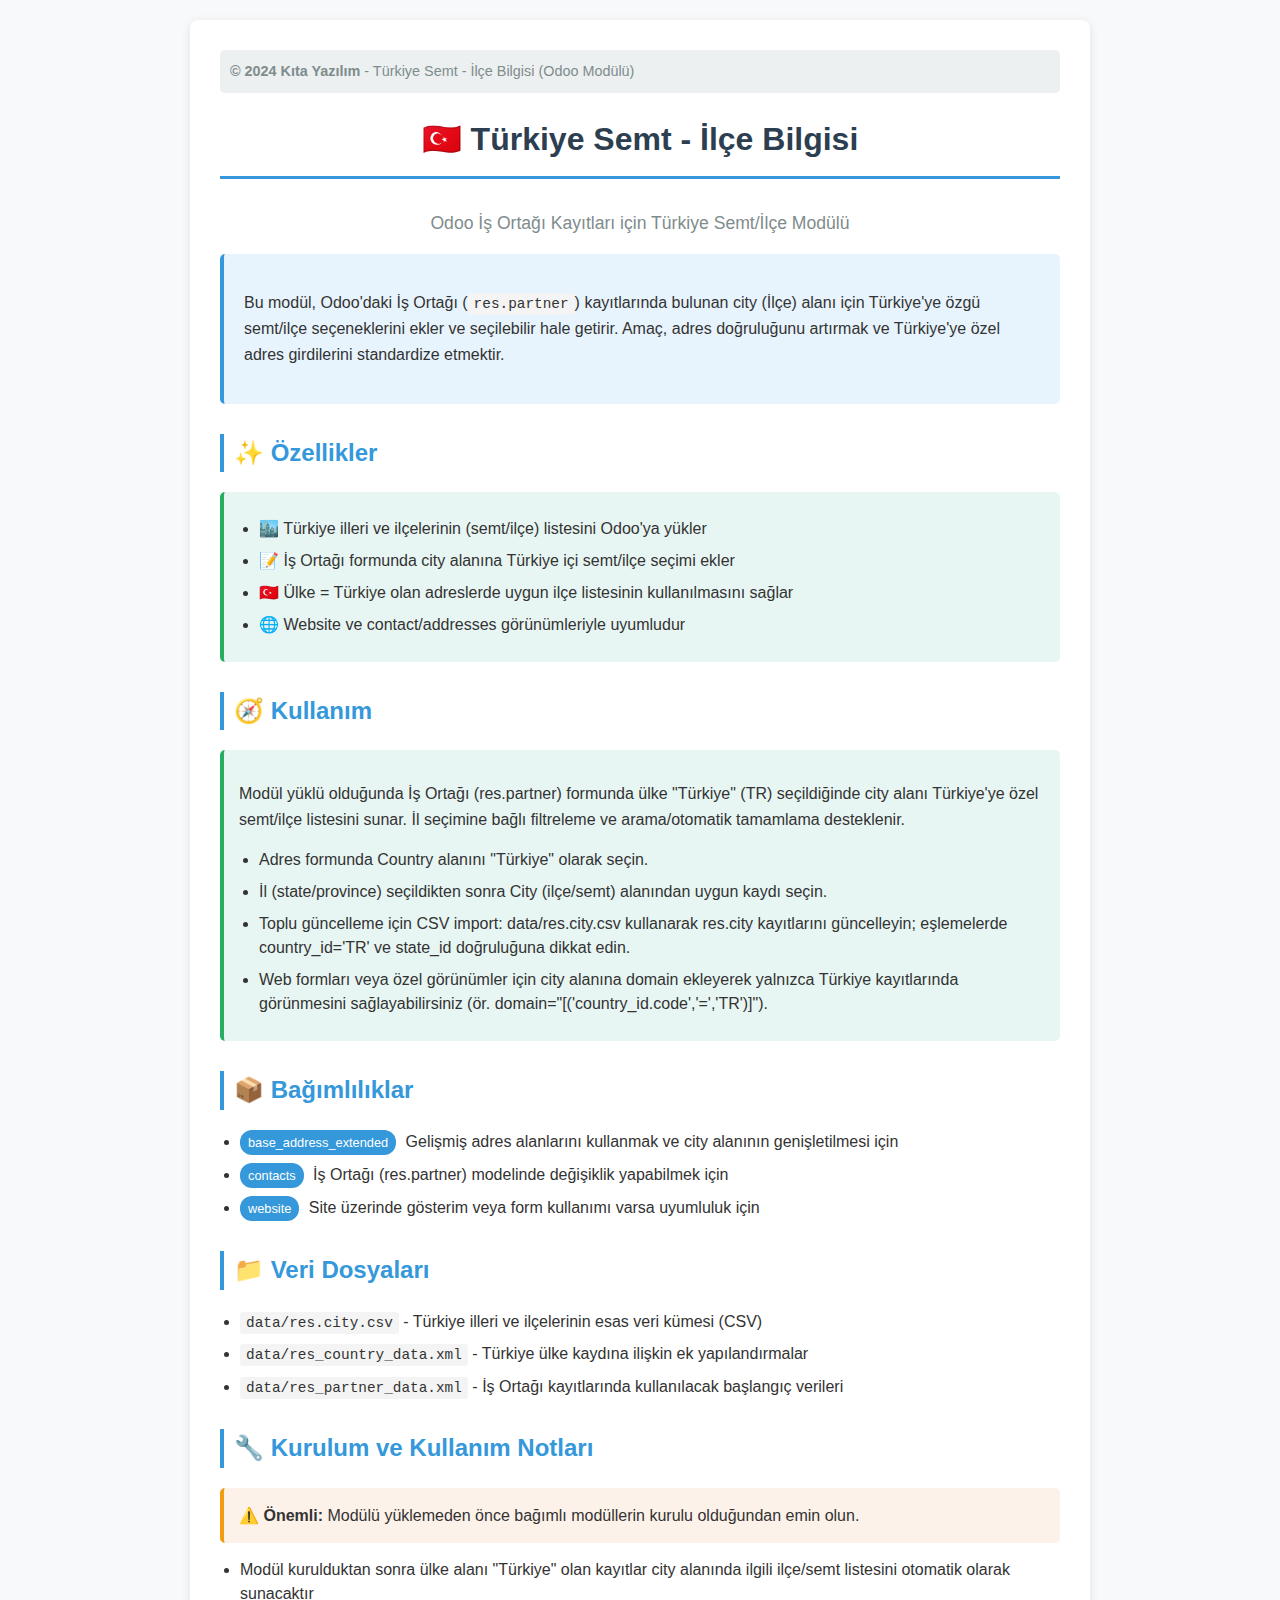
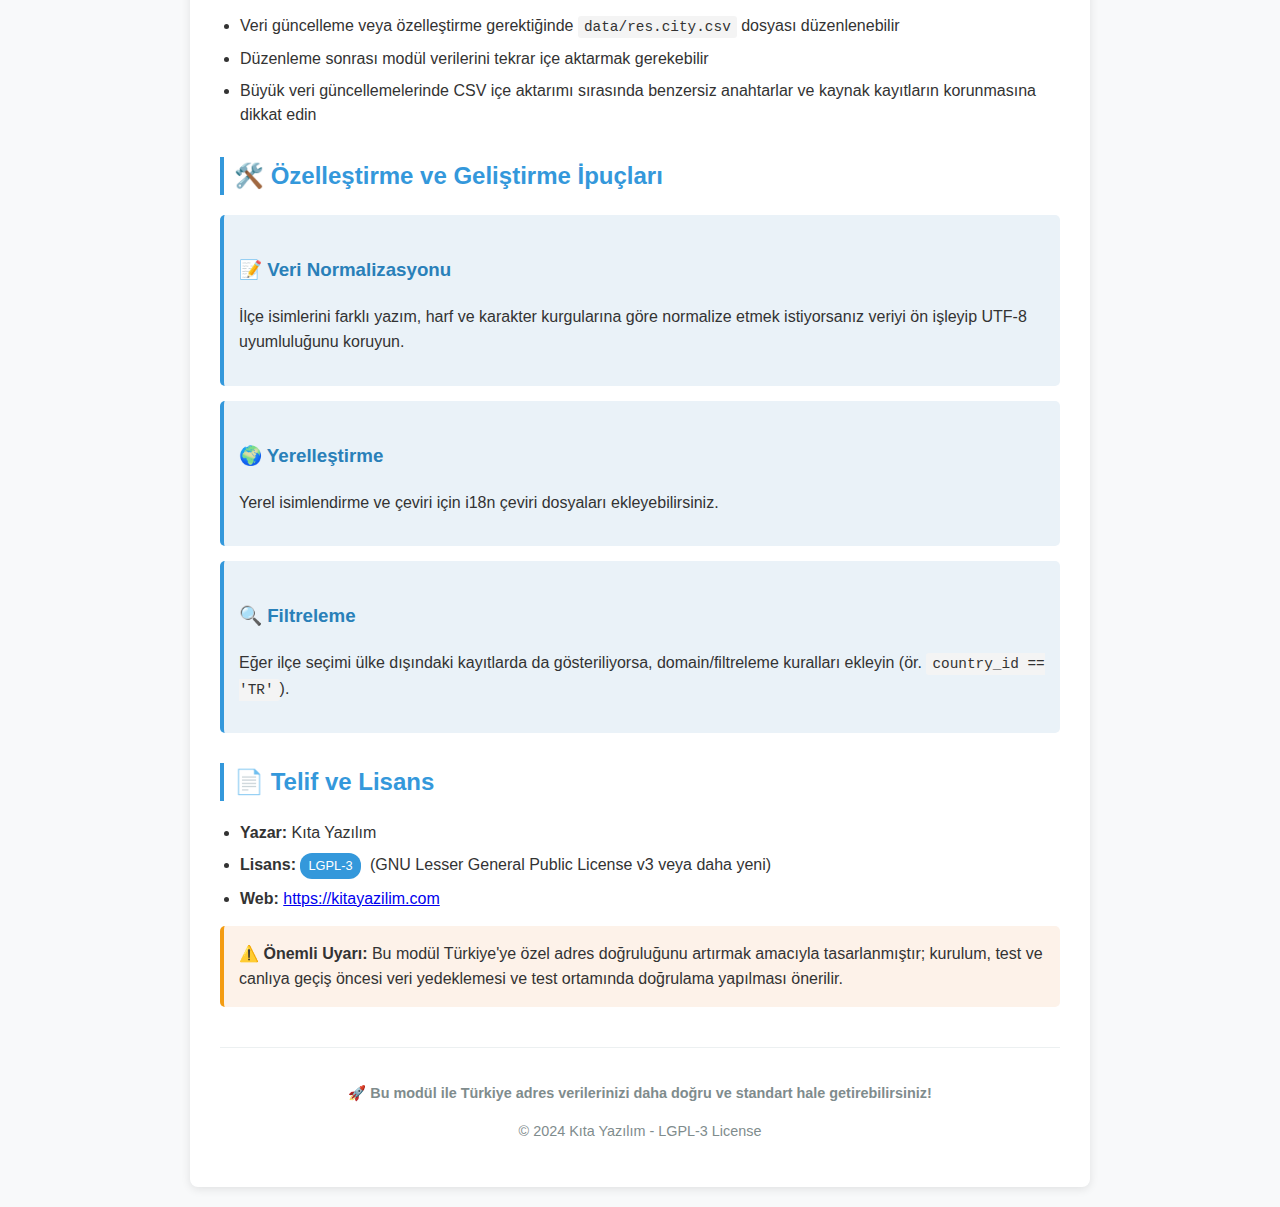
<file: l10n_tr_city_mobilsoft/static/description/index.html>
<!DOCTYPE html>
<html lang="tr">
<head>
    <meta charset="UTF-8">
    <meta name="viewport" content="width=device-width, initial-scale=1.0">
    <title>Türkiye Semt - İlçe Bilgisi (Odoo Modülü)</title>
    <style>
        body {
            font-family: 'Segoe UI', Tahoma, Geneva, Verdana, sans-serif;
            line-height: 1.6;
            color: #333;
            max-width: 900px;
            margin: 0 auto;
            padding: 20px;
            background-color: #f8f9fa;
        }
        .container {
            background: white;
            padding: 30px;
            border-radius: 8px;
            box-shadow: 0 2px 10px rgba(0,0,0,0.1);
        }
        h1 {
            color: #2c3e50;
            text-align: center;
            border-bottom: 3px solid #3498db;
            padding-bottom: 10px;
            margin-bottom: 30px;
        }
        h2 {
            color: #3498db;
            border-left: 4px solid #3498db;
            padding-left: 10px;
            margin-top: 30px;
        }
        h3 {
            color: #2980b9;
            margin-top: 25px;
        }
        .copyright {
            background-color: #ecf0f1;
            padding: 10px;
            border-radius: 5px;
            margin-bottom: 20px;
            font-size: 0.9em;
            color: #7f8c8d;
        }
        .description {
            background-color: #e8f4fd;
            padding: 20px;
            border-radius: 5px;
            border-left: 4px solid #3498db;
            margin-bottom: 25px;
        }
        .features {
            background-color: #e8f6f3;
            padding: 15px;
            border-radius: 5px;
            border-left: 4px solid #27ae60;
        }
        ul {
            margin: 10px 0;
            padding-left: 20px;
        }
        li {
            margin-bottom: 8px;
            line-height: 1.5;
        }
        .code {
            background-color: #f4f4f4;
            padding: 3px 6px;
            border-radius: 3px;
            font-family: 'Courier New', monospace;
            font-size: 0.9em;
        }
        .warning {
            background-color: #fdf2e9;
            padding: 15px;
            border-radius: 5px;
            border-left: 4px solid #f39c12;
            margin: 15px 0;
        }
        .info {
            background-color: #eaf2f8;
            padding: 15px;
            border-radius: 5px;
            border-left: 4px solid #3498db;
            margin: 15px 0;
        }
        .footer {
            text-align: center;
            margin-top: 40px;
            padding-top: 20px;
            border-top: 1px solid #ecf0f1;
            color: #7f8c8d;
            font-size: 0.9em;
        }
        .badge {
            display: inline-block;
            background-color: #3498db;
            color: white;
            padding: 3px 8px;
            border-radius: 12px;
            font-size: 0.8em;
            margin-right: 5px;
        }
    </style>
</head>
<body>
    <div class="container">
        <div class="copyright">
            <strong>© 2024 Kıta Yazılım</strong> - Türkiye Semt - İlçe Bilgisi (Odoo Modülü)
        </div>

        <h1>🇹🇷 Türkiye Semt - İlçe Bilgisi</h1>
        <p style="text-align: center; font-size: 1.1em; color: #7f8c8d;">Odoo İş Ortağı Kayıtları için Türkiye Semt/İlçe Modülü</p>

        <div class="description">
            <p>Bu modül, Odoo'daki İş Ortağı (<span class="code">res.partner</span>) kayıtlarında bulunan city (İlçe) alanı için
            Türkiye'ye özgü semt/ilçe seçeneklerini ekler ve seçilebilir hale getirir. Amaç,
            adres doğruluğunu artırmak ve Türkiye'ye özel adres girdilerini standardize etmektir.</p>
        </div>

        <h2>✨ Özellikler</h2>
        <div class="features">
            <ul>
                <li>🏙️ Türkiye illeri ve ilçelerinin (semt/ilçe) listesini Odoo'ya yükler</li>
                <li>📝 İş Ortağı formunda city alanına Türkiye içi semt/ilçe seçimi ekler</li>
                <li>🇹🇷 Ülke = Türkiye olan adreslerde uygun ilçe listesinin kullanılmasını sağlar</li>
                <li>🌐 Website ve contact/addresses görünümleriyle uyumludur</li>
            </ul>
        </div>

        <h2>🧭 Kullanım</h2>
        <div class="features">
            <p>Modül yüklü olduğunda İş Ortağı (res.partner) formunda ülke "Türkiye" (TR) seçildiğinde city alanı Türkiye'ye özel semt/ilçe listesini sunar. İl seçimine bağlı filtreleme ve arama/otomatik tamamlama desteklenir.</p>
            <ul>
                <li>Adres formunda Country alanını "Türkiye" olarak seçin.</li>
                <li>İl (state/province) seçildikten sonra City (ilçe/semt) alanından uygun kaydı seçin.</li>
                <li>Toplu güncelleme için CSV import: data/res.city.csv kullanarak res.city kayıtlarını güncelleyin; eşlemelerde country_id='TR' ve state_id doğruluğuna dikkat edin.</li>
                <li>Web formları veya özel görünümler için city alanına domain ekleyerek yalnızca Türkiye kayıtlarında görünmesini sağlayabilirsiniz (ör. domain="[('country_id.code','=','TR')]").</li>
            </ul>
        </div>

        <h2>📦 Bağımlılıklar</h2>
        <ul>
            <li><span class="badge">base_address_extended</span> Gelişmiş adres alanlarını kullanmak ve city alanının genişletilmesi için</li>
            <li><span class="badge">contacts</span> İş Ortağı (res.partner) modelinde değişiklik yapabilmek için</li>
            <li><span class="badge">website</span> Site üzerinde gösterim veya form kullanımı varsa uyumluluk için</li>
        </ul>

        <h2>📁 Veri Dosyaları</h2>
        <ul>
            <li><span class="code">data/res.city.csv</span> - Türkiye illeri ve ilçelerinin esas veri kümesi (CSV)</li>
            <li><span class="code">data/res_country_data.xml</span> - Türkiye ülke kaydına ilişkin ek yapılandırmalar</li>
            <li><span class="code">data/res_partner_data.xml</span> - İş Ortağı kayıtlarında kullanılacak başlangıç verileri</li>
        </ul>

        <h2>🔧 Kurulum ve Kullanım Notları</h2>
        <div class="warning">
            <strong>⚠️ Önemli:</strong> Modülü yüklemeden önce bağımlı modüllerin kurulu olduğundan emin olun.
        </div>

        <ul>
            <li>Modül kurulduktan sonra ülke alanı "Türkiye" olan kayıtlar city alanında ilgili ilçe/semt listesini otomatik olarak sunacaktır</li>
            <li>Veri güncelleme veya özelleştirme gerektiğinde <span class="code">data/res.city.csv</span> dosyası düzenlenebilir</li>
            <li>Düzenleme sonrası modül verilerini tekrar içe aktarmak gerekebilir</li>
            <li>Büyük veri güncellemelerinde CSV içe aktarımı sırasında benzersiz anahtarlar ve kaynak kayıtların korunmasına dikkat edin</li>
        </ul>

        <h2>🛠️ Özelleştirme ve Geliştirme İpuçları</h2>
        <div class="info">
            <h3>📝 Veri Normalizasyonu</h3>
            <p>İlçe isimlerini farklı yazım, harf ve karakter kurgularına göre normalize etmek istiyorsanız
            veriyi ön işleyip UTF-8 uyumluluğunu koruyun.</p>
        </div>

        <div class="info">
            <h3>🌍 Yerelleştirme</h3>
            <p>Yerel isimlendirme ve çeviri için i18n çeviri dosyaları ekleyebilirsiniz.</p>
        </div>

        <div class="info">
            <h3>🔍 Filtreleme</h3>
            <p>Eğer ilçe seçimi ülke dışındaki kayıtlarda da gösteriliyorsa, domain/filtreleme kuralları ekleyin
            (ör. <span class="code">country_id == 'TR'</span>).</p>
        </div>

        <h2>📄 Telif ve Lisans</h2>
        <ul>
            <li><strong>Yazar:</strong> Kıta Yazılım</li>
            <li><strong>Lisans:</strong> <span class="badge">LGPL-3</span> (GNU Lesser General Public License v3 veya daha yeni)</li>
            <li><strong>Web:</strong> <a href="https://kitayazilim.com" target="_blank">https://kitayazilim.com</a></li>
        </ul>

        <div class="warning">
            <strong>⚠️ Önemli Uyarı:</strong> Bu modül Türkiye'ye özel adres doğruluğunu artırmak amacıyla tasarlanmıştır; 
            kurulum, test ve canlıya geçiş öncesi veri yedeklemesi ve test ortamında doğrulama yapılması önerilir.
        </div>

        <div class="footer">
            <p>🚀 <strong>Bu modül ile Türkiye adres verilerinizi daha doğru ve standart hale getirebilirsiniz!</strong></p>
            <p>© 2024 Kıta Yazılım - LGPL-3 License</p>
        </div>
    </div>
</body>
</html>
</file>
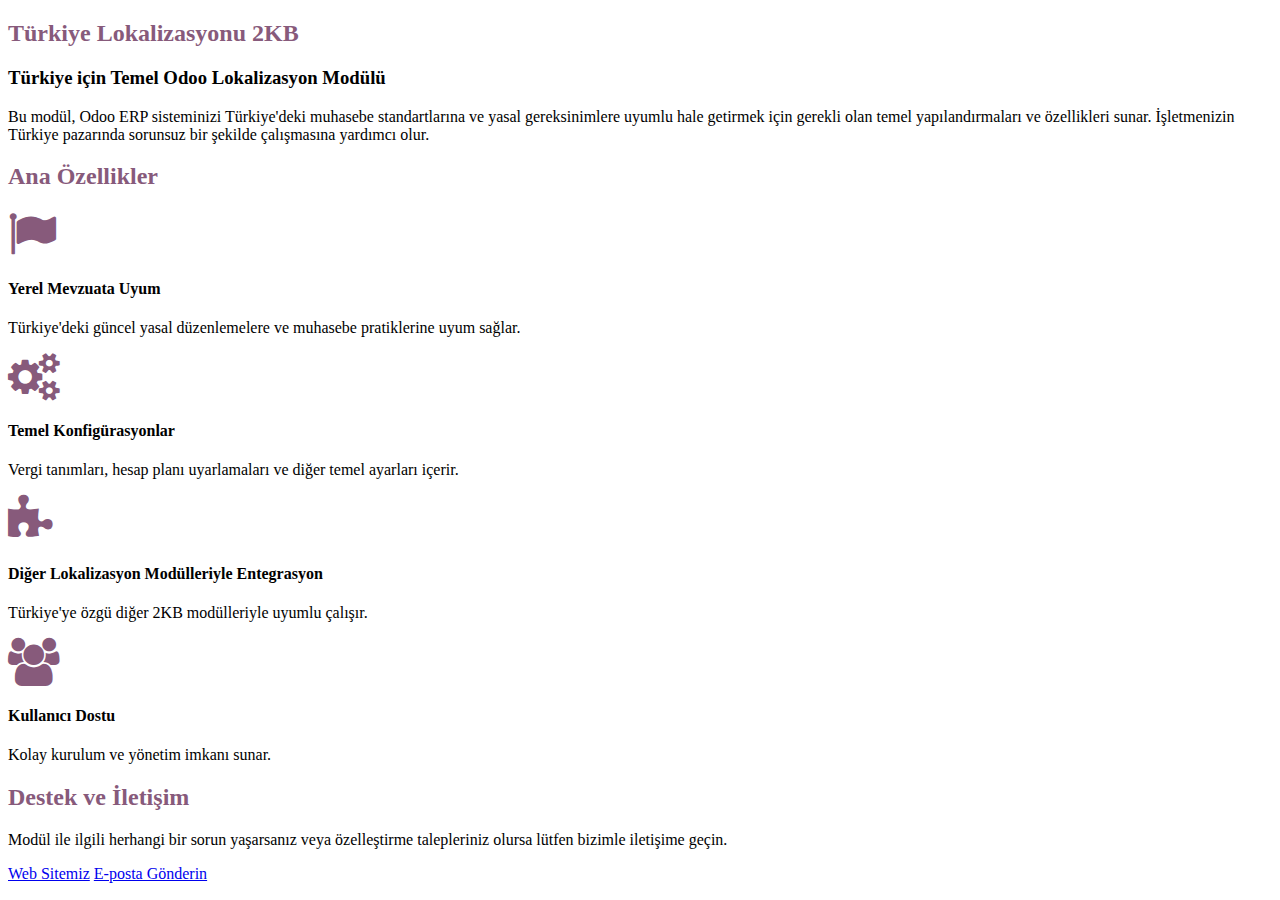
<file: l10n_tr_mobilsoft/static/description/index.html>
<!DOCTYPE html>
<html lang="tr">
<head>
    <meta charset="UTF-8">
    <meta name="viewport" content="width=device-width, initial-scale=1.0">
    <title>Modül Açıklaması</title>
    <link rel="stylesheet" href="https://cdnjs.cloudflare.com/ajax/libs/font-awesome/4.7.0/css/font-awesome.min.css">
</head>
<body>
<section class="oe_container">
    <div class="oe_row oe_spaced">
        <h2 class="oe_slogan" style="color:#875A7B;">Türkiye Lokalizasyonu 2KB</h2>
        <h3 class="oe_slogan">Türkiye için Temel Odoo Lokalizasyon Modülü</h3>
        <p class="oe_mt32 text-justify">
            Bu modül, Odoo ERP sisteminizi Türkiye'deki muhasebe standartlarına ve yasal gereksinimlere uyumlu hale getirmek için gerekli olan temel yapılandırmaları ve özellikleri sunar. İşletmenizin Türkiye pazarında sorunsuz bir şekilde çalışmasına yardımcı olur.
        </p>
    </div>
</section>

<section class="oe_container oe_dark">
    <div class="oe_row oe_spaced">
        <h2 class="oe_slogan" style="color:#875A7B;">Ana Özellikler</h2>
        <div class="oe_span6">
            <div class="oe_row_img oe_centered">
                <i class="fa fa-flag fa-3x" style="color:#875A7B;"></i>
                <h4 class="oe_mt16">Yerel Mevzuata Uyum</h4>
                <p>Türkiye'deki güncel yasal düzenlemelere ve muhasebe pratiklerine uyum sağlar.</p>
            </div>
        </div>
        <div class="oe_span6">
            <div class="oe_row_img oe_centered">
                <i class="fa fa-cogs fa-3x" style="color:#875A7B;"></i>
                <h4 class="oe_mt16">Temel Konfigürasyonlar</h4>
                <p>Vergi tanımları, hesap planı uyarlamaları ve diğer temel ayarları içerir.</p>
            </div>
        </div>
        <div class="oe_span6">
            <div class="oe_row_img oe_centered">
                <i class="fa fa-puzzle-piece fa-3x" style="color:#875A7B;"></i>
                <h4 class="oe_mt16">Diğer Lokalizasyon Modülleriyle Entegrasyon</h4>
                <p>Türkiye'ye özgü diğer 2KB modülleriyle uyumlu çalışır.</p>
            </div>
        </div>
        <div class="oe_span6">
            <div class="oe_row_img oe_centered">
                <i class="fa fa-users fa-3x" style="color:#875A7B;"></i>
                <h4 class="oe_mt16">Kullanıcı Dostu</h4>
                <p>Kolay kurulum ve yönetim imkanı sunar.</p>
            </div>
        </div>
    </div>
</section>

<section class="oe_container">
    <div class="oe_row oe_spaced">
        <h2 class="oe_slogan" style="color:#875A7B;">Destek ve İletişim</h2>
        <p class="oe_mt32 text-center">
            Modül ile ilgili herhangi bir sorun yaşarsanız veya özelleştirme talepleriniz olursa lütfen bizimle iletişime geçin.
        </p>
        <div class="oe_mt16 text-center">
            <a href="https://2kb.com.tr" class="btn btn-primary">Web Sitemiz</a>
            <a href="mailto:info@2kb.com.tr" class="btn btn-info">E-posta Gönderin</a>
        </div>
    </div>
</section>
</body>
</html>
</file>
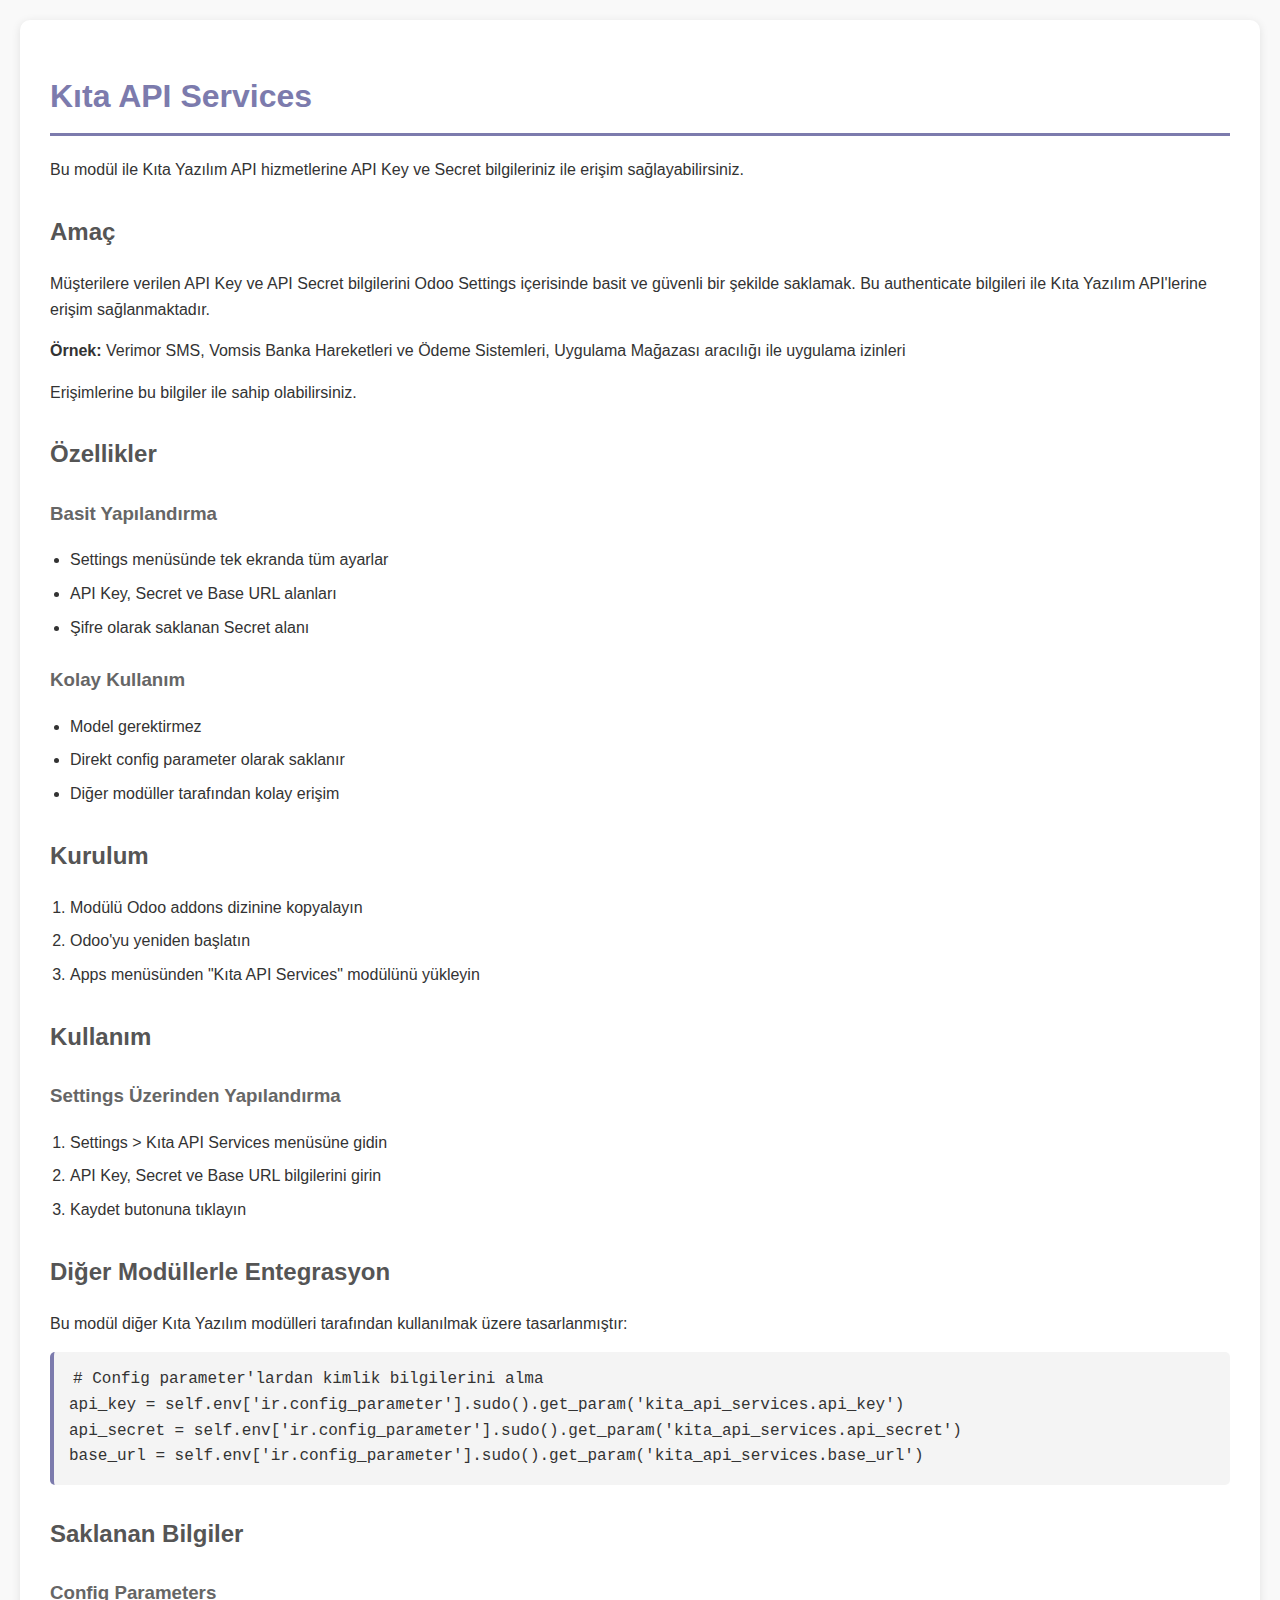
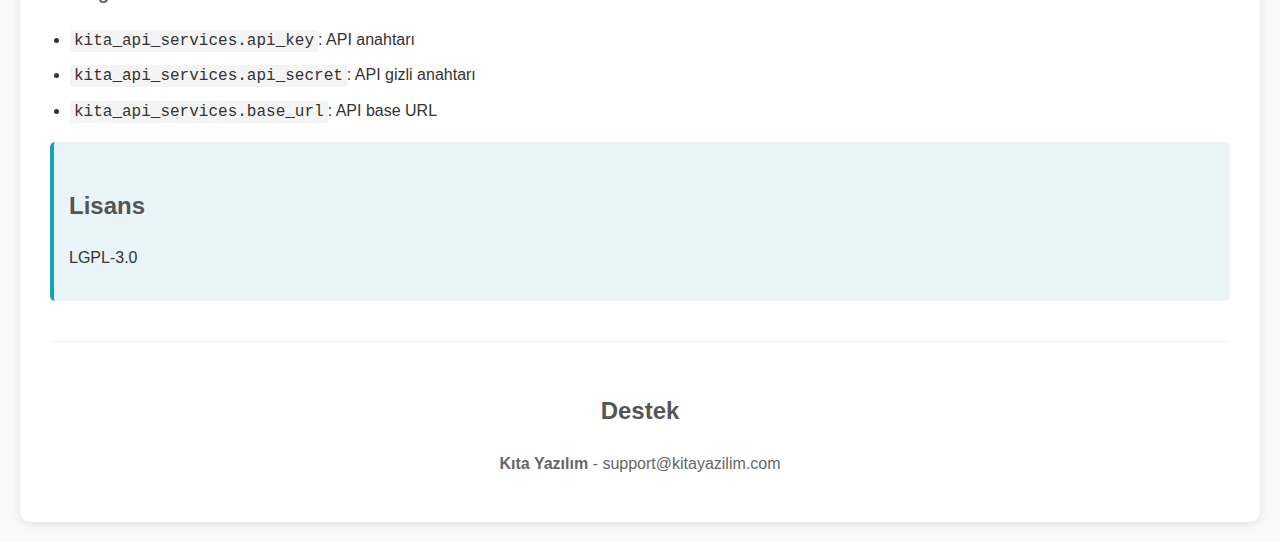
<file: mobilsoft_api_services/static/description/index.html>
<!DOCTYPE html>
<html lang="tr">
<head>
    <meta charset="UTF-8">
    <meta name="viewport" content="width=device-width, initial-scale=1.0">
    <title>Kıta API Services</title>
    <style>
        body {
            font-family: 'Segoe UI', Tahoma, Geneva, Verdana, sans-serif;
            line-height: 1.6;
            color: #333;
            margin: 0 auto;
            padding: 20px;
            background-color: #f9f9f9;
        }
        .container {
            background: white;
            padding: 30px;
            border-radius: 10px;
            box-shadow: 0 2px 10px rgba(0,0,0,0.1);
        }
        h1 {
            color: #7c7bad;
            border-bottom: 3px solid #7c7bad;
            padding-bottom: 10px;
        }
        h2 {
            color: #555;
            margin-top: 30px;
        }
        h3 {
            color: #666;
            margin-top: 25px;
        }
        code {
            background-color: #f4f4f4;
            padding: 2px 4px;
            border-radius: 3px;
            font-family: 'Courier New', monospace;
        }
        pre {
            background-color: #f4f4f4;
            padding: 15px;
            border-radius: 5px;
            overflow-x: auto;
            border-left: 4px solid #7c7bad;
        }
        ul, ol {
            padding-left: 20px;
        }
        li {
            margin-bottom: 8px;
        }
        .highlight {
            background-color: #e8f4f8;
            padding: 15px;
            border-radius: 5px;
            border-left: 4px solid #17a2b8;
            margin: 15px 0;
        }
        .footer {
            text-align: center;
            margin-top: 40px;
            padding-top: 20px;
            border-top: 1px solid #eee;
            color: #666;
        }
    </style>
</head>
<body>
    <div class="container">
        <h1>Kıta API Services</h1>

        <p>Bu modül ile Kıta Yazılım API hizmetlerine API Key ve Secret bilgileriniz ile erişim sağlayabilirsiniz.</p>

        <h2>Amaç</h2>
        <p>Müşterilere verilen API Key ve API Secret bilgilerini Odoo Settings içerisinde basit ve güvenli bir şekilde saklamak. Bu authenticate bilgileri ile Kıta Yazılım API'lerine erişim sağlanmaktadır. <p><strong>Örnek:</strong> Verimor SMS, Vomsis Banka Hareketleri ve Ödeme Sistemleri, Uygulama Mağazası aracılığı ile uygulama izinleri</p> Erişimlerine bu bilgiler ile sahip olabilirsiniz.</p>

        <h2>Özellikler</h2>

        <h3>Basit Yapılandırma</h3>
        <ul>
            <li>Settings menüsünde tek ekranda tüm ayarlar</li>
            <li>API Key, Secret ve Base URL alanları</li>
            <li>Şifre olarak saklanan Secret alanı</li>
        </ul>

        <h3>Kolay Kullanım</h3>
        <ul>
            <li>Model gerektirmez</li>
            <li>Direkt config parameter olarak saklanır</li>
            <li>Diğer modüller tarafından kolay erişim</li>
        </ul>

        <h2>Kurulum</h2>
        <ol>
            <li>Modülü Odoo addons dizinine kopyalayın</li>
            <li>Odoo'yu yeniden başlatın</li>
            <li>Apps menüsünden "Kıta API Services" modülünü yükleyin</li>
        </ol>

        <h2>Kullanım</h2>

        <h3>Settings Üzerinden Yapılandırma</h3>
        <ol>
            <li>Settings > Kıta API Services menüsüne gidin</li>
            <li>API Key, Secret ve Base URL bilgilerini girin</li>
            <li>Kaydet butonuna tıklayın</li>
        </ol>

        <h2>Diğer Modüllerle Entegrasyon</h2>
        <p>Bu modül diğer Kıta Yazılım modülleri tarafından kullanılmak üzere tasarlanmıştır:</p>

        <pre><code># Config parameter'lardan kimlik bilgilerini alma
api_key = self.env['ir.config_parameter'].sudo().get_param('kita_api_services.api_key')
api_secret = self.env['ir.config_parameter'].sudo().get_param('kita_api_services.api_secret')
base_url = self.env['ir.config_parameter'].sudo().get_param('kita_api_services.base_url')</code></pre>

        <h2>Saklanan Bilgiler</h2>

        <h3>Config Parameters</h3>
        <ul>
            <li><code>kita_api_services.api_key</code>: API anahtarı</li>
            <li><code>kita_api_services.api_secret</code>: API gizli anahtarı</li>
            <li><code>kita_api_services.base_url</code>: API base URL</li>
        </ul>

        <div class="highlight">
            <h2>Lisans</h2>
            <p>LGPL-3.0</p>
        </div>

        <div class="footer">
            <h2>Destek</h2>
            <p><strong>Kıta Yazılım</strong> - support@kitayazilim.com</p>
        </div>
    </div>
</body>
</html>
</file>
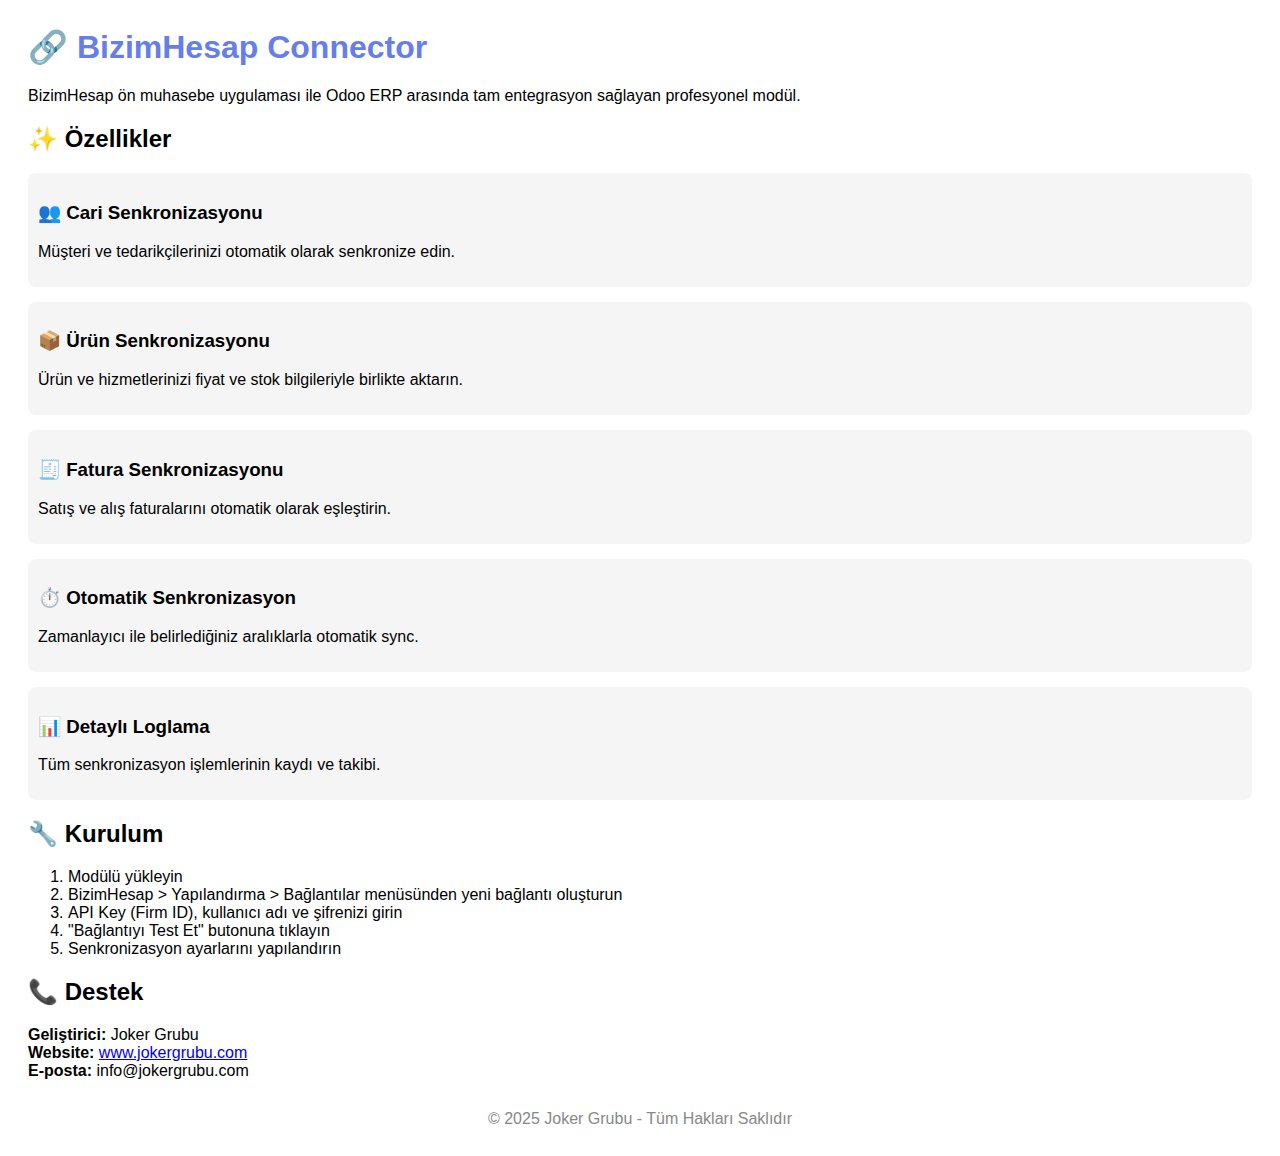
<file: mobilsoft_bizimhesap/static/description/index.html>
<html>
<head>
    <style>
        body { font-family: Arial, sans-serif; padding: 20px; }
        h1 { color: #667eea; }
        .feature { margin: 15px 0; padding: 10px; background: #f5f5f5; border-radius: 8px; }
        .highlight { color: #764ba2; font-weight: bold; }
    </style>
</head>
<body>
    <h1>🔗 BizimHesap Connector</h1>
    
    <p>
        BizimHesap ön muhasebe uygulaması ile Odoo ERP arasında 
        tam entegrasyon sağlayan profesyonel modül.
    </p>
    
    <h2>✨ Özellikler</h2>
    
    <div class="feature">
        <h3>👥 Cari Senkronizasyonu</h3>
        <p>Müşteri ve tedarikçilerinizi otomatik olarak senkronize edin.</p>
    </div>
    
    <div class="feature">
        <h3>📦 Ürün Senkronizasyonu</h3>
        <p>Ürün ve hizmetlerinizi fiyat ve stok bilgileriyle birlikte aktarın.</p>
    </div>
    
    <div class="feature">
        <h3>🧾 Fatura Senkronizasyonu</h3>
        <p>Satış ve alış faturalarını otomatik olarak eşleştirin.</p>
    </div>
    
    <div class="feature">
        <h3>⏱️ Otomatik Senkronizasyon</h3>
        <p>Zamanlayıcı ile belirlediğiniz aralıklarla otomatik sync.</p>
    </div>
    
    <div class="feature">
        <h3>📊 Detaylı Loglama</h3>
        <p>Tüm senkronizasyon işlemlerinin kaydı ve takibi.</p>
    </div>
    
    <h2>🔧 Kurulum</h2>
    <ol>
        <li>Modülü yükleyin</li>
        <li>BizimHesap > Yapılandırma > Bağlantılar menüsünden yeni bağlantı oluşturun</li>
        <li>API Key (Firm ID), kullanıcı adı ve şifrenizi girin</li>
        <li>"Bağlantıyı Test Et" butonuna tıklayın</li>
        <li>Senkronizasyon ayarlarını yapılandırın</li>
    </ol>
    
    <h2>📞 Destek</h2>
    <p>
        <strong>Geliştirici:</strong> Joker Grubu<br>
        <strong>Website:</strong> <a href="https://www.jokergrubu.com">www.jokergrubu.com</a><br>
        <strong>E-posta:</strong> info@jokergrubu.com
    </p>
    
    <p style="text-align: center; color: #888; margin-top: 30px;">
        © 2025 Joker Grubu - Tüm Hakları Saklıdır
    </p>
</body>
</html>
</file>
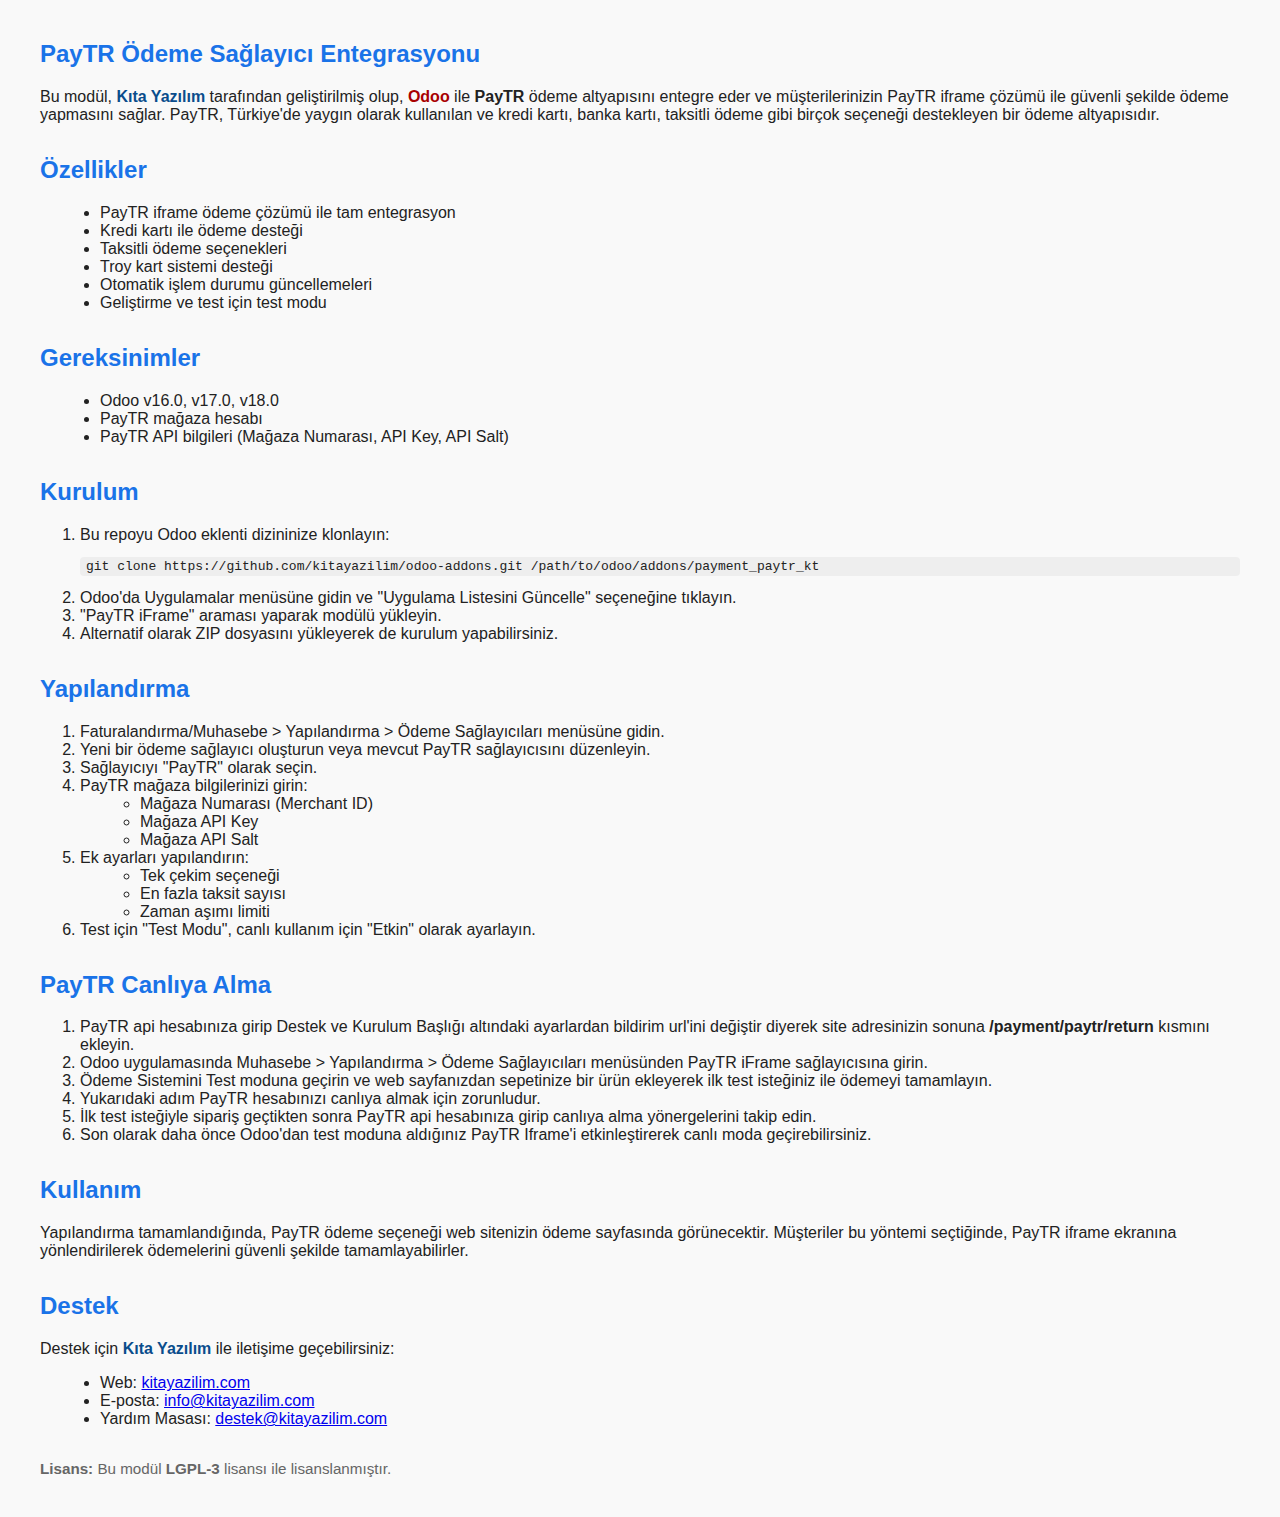
<file: mobilsoft_payment_paytr/static/description/index.html>
<!DOCTYPE html>
<html lang="tr">
<head>
    <meta charset="UTF-8">
    <meta name="viewport" content="width=device-width, initial-scale=1.0">
    <title>PayTR Ödeme Sağlayıcı Entegrasyonu - Kıta Yazılım</title>
    <style>
        body { font-family: Arial, sans-serif; margin: 40px; background: #f9f9f9; color: #222; }
        h1, h2, h3 { color: #1a73e8; }
        code, pre { background: #eee; padding: 2px 6px; border-radius: 4px; }
        .kita { color: #0a4d8c; font-weight: bold; }
        .odoo { color: #a80000; font-weight: bold; }
        .section { margin-bottom: 32px; }
        ul { margin-left: 20px; }
        .contact { margin-top: 24px; }
        .license { font-size: 0.95em; color: #666; }
    </style>
</head>
<body>
    <h2>PayTR Ödeme Sağlayıcı Entegrasyonu</h2>
    <div class="section">
        <p>Bu modül, <span class="kita">Kıta Yazılım</span> tarafından geliştirilmiş olup, <span class="odoo">Odoo</span> ile <b>PayTR</b> ödeme altyapısını entegre eder ve müşterilerinizin PayTR iframe çözümü ile güvenli şekilde ödeme yapmasını sağlar. PayTR, Türkiye'de yaygın olarak kullanılan ve kredi kartı, banka kartı, taksitli ödeme gibi birçok seçeneği destekleyen bir ödeme altyapısıdır.</p>
    </div>
    <div class="section">
        <h2>Özellikler</h2>
        <ul>
            <li>PayTR iframe ödeme çözümü ile tam entegrasyon</li>
            <li>Kredi kartı ile ödeme desteği</li>
            <li>Taksitli ödeme seçenekleri</li>
            <li>Troy kart sistemi desteği</li>
            <li>Otomatik işlem durumu güncellemeleri</li>
            <li>Geliştirme ve test için test modu</li>
        </ul>
    </div>
    <div class="section">
        <h2>Gereksinimler</h2>
        <ul>
            <li>Odoo v16.0, v17.0, v18.0</li>
            <li>PayTR mağaza hesabı</li>
            <li>PayTR API bilgileri (Mağaza Numarası, API Key, API Salt)</li>
        </ul>
    </div>
    <div class="section">
        <h2>Kurulum</h2>
        <ol>
            <li>Bu repoyu Odoo eklenti dizininize klonlayın:<br>
                <pre>git clone https://github.com/kitayazilim/odoo-addons.git /path/to/odoo/addons/payment_paytr_kt</pre>
            </li>
            <li>Odoo'da Uygulamalar menüsüne gidin ve "Uygulama Listesini Güncelle" seçeneğine tıklayın.</li>
            <li>"PayTR iFrame" araması yaparak modülü yükleyin.</li>
            <li>Alternatif olarak ZIP dosyasını yükleyerek de kurulum yapabilirsiniz.</li>
        </ol>
    </div>
    <div class="section">
        <h2>Yapılandırma</h2>
        <ol>
            <li>Faturalandırma/Muhasebe &gt; Yapılandırma &gt; Ödeme Sağlayıcıları menüsüne gidin.</li>
            <li>Yeni bir ödeme sağlayıcı oluşturun veya mevcut PayTR sağlayıcısını düzenleyin.</li>
            <li>Sağlayıcıyı "PayTR" olarak seçin.</li>
            <li>PayTR mağaza bilgilerinizi girin:
                <ul>
                    <li>Mağaza Numarası (Merchant ID)</li>
                    <li>Mağaza API Key</li>
                    <li>Mağaza API Salt</li>
                </ul>
            </li>
            <li>Ek ayarları yapılandırın:
                <ul>
                    <li>Tek çekim seçeneği</li>
                    <li>En fazla taksit sayısı</li>
                    <li>Zaman aşımı limiti</li>
                </ul>
            </li>
            <li>Test için "Test Modu", canlı kullanım için "Etkin" olarak ayarlayın.</li>
        </ol>
    </div>
    <div class="section">
        <h2>PayTR Canlıya Alma</h2>
        <ol>
            <li>PayTR api hesabınıza girip Destek ve Kurulum Başlığı altındaki ayarlardan bildirim url'ini değiştir diyerek site adresinizin sonuna <b>/payment/paytr/return</b> kısmını ekleyin.</li>
            <li>Odoo uygulamasında Muhasebe &gt; Yapılandırma &gt; Ödeme Sağlayıcıları menüsünden PayTR iFrame sağlayıcısına girin.</li>
            <li>Ödeme Sistemini Test moduna geçirin ve web sayfanızdan sepetinize bir ürün ekleyerek ilk test isteğiniz ile ödemeyi tamamlayın.</li>
            <li>Yukarıdaki adım PayTR hesabınızı canlıya almak için zorunludur.</li>
            <li>İlk test isteğiyle sipariş geçtikten sonra PayTR api hesabınıza girip canlıya alma yönergelerini takip edin.</li>
            <li>Son olarak daha önce Odoo'dan test moduna aldığınız PayTR Iframe'i etkinleştirerek canlı moda geçirebilirsiniz.</li>
        </ol>
    </div>
    <div class="section">
        <h2>Kullanım</h2>
        <p>Yapılandırma tamamlandığında, PayTR ödeme seçeneği web sitenizin ödeme sayfasında görünecektir. Müşteriler bu yöntemi seçtiğinde, PayTR iframe ekranına yönlendirilerek ödemelerini güvenli şekilde tamamlayabilirler.</p>
    </div>
    <div class="section contact">
        <h2>Destek</h2>
        <p>Destek için <span class="kita">Kıta Yazılım</span> ile iletişime geçebilirsiniz:</p>
        <ul>
            <li>Web: <a href="https://kitayazilim.com" target="_blank">kitayazilim.com</a></li>
            <li>E-posta: <a href="mailto:info@kitayazilim.com">info@kitayazilim.com</a></li>
            <li>Yardım Masası: <a href="mailto:destek@kitayazilim.com">destek@kitayazilim.com</a></li>
        </ul>
    </div>
    <div class="license">
        <b>Lisans:</b> Bu modül <b>LGPL-3</b> lisansı ile lisanslanmıştır.
    </div>
</body>
</html>
</file>
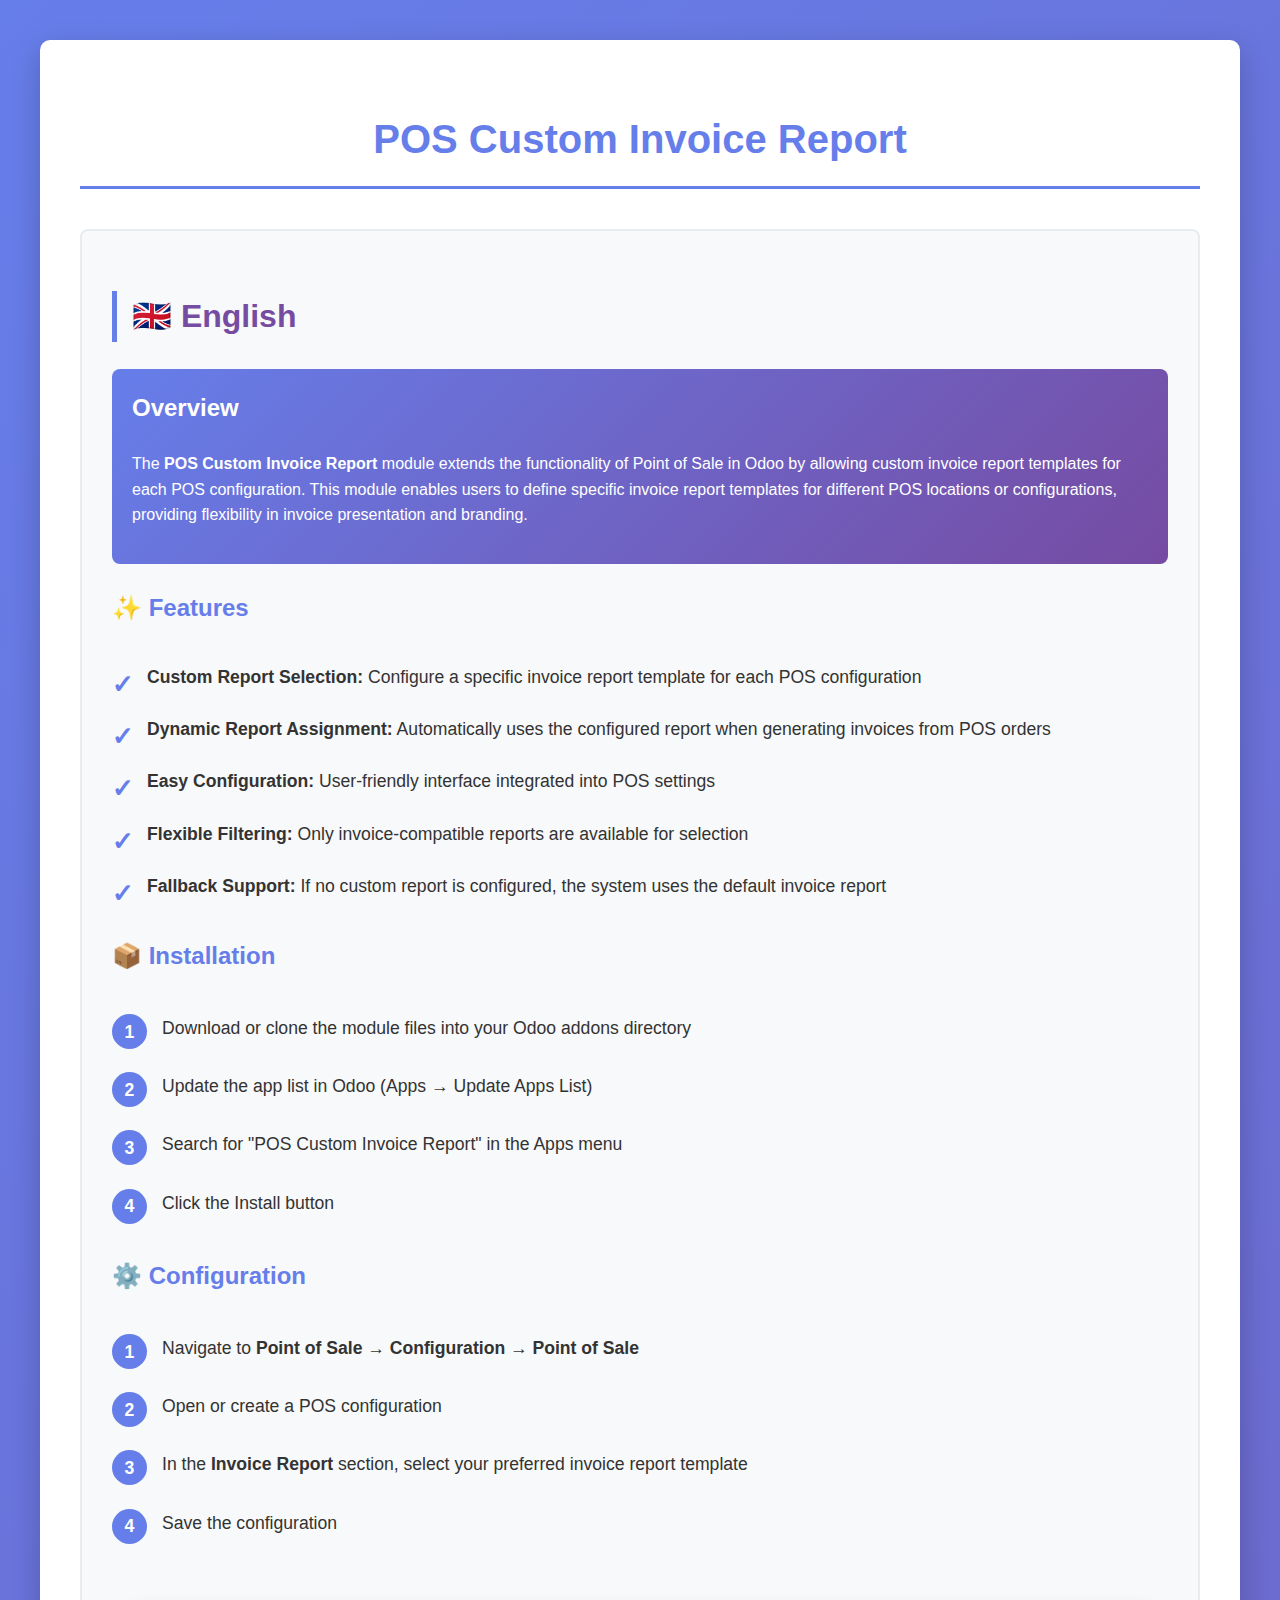
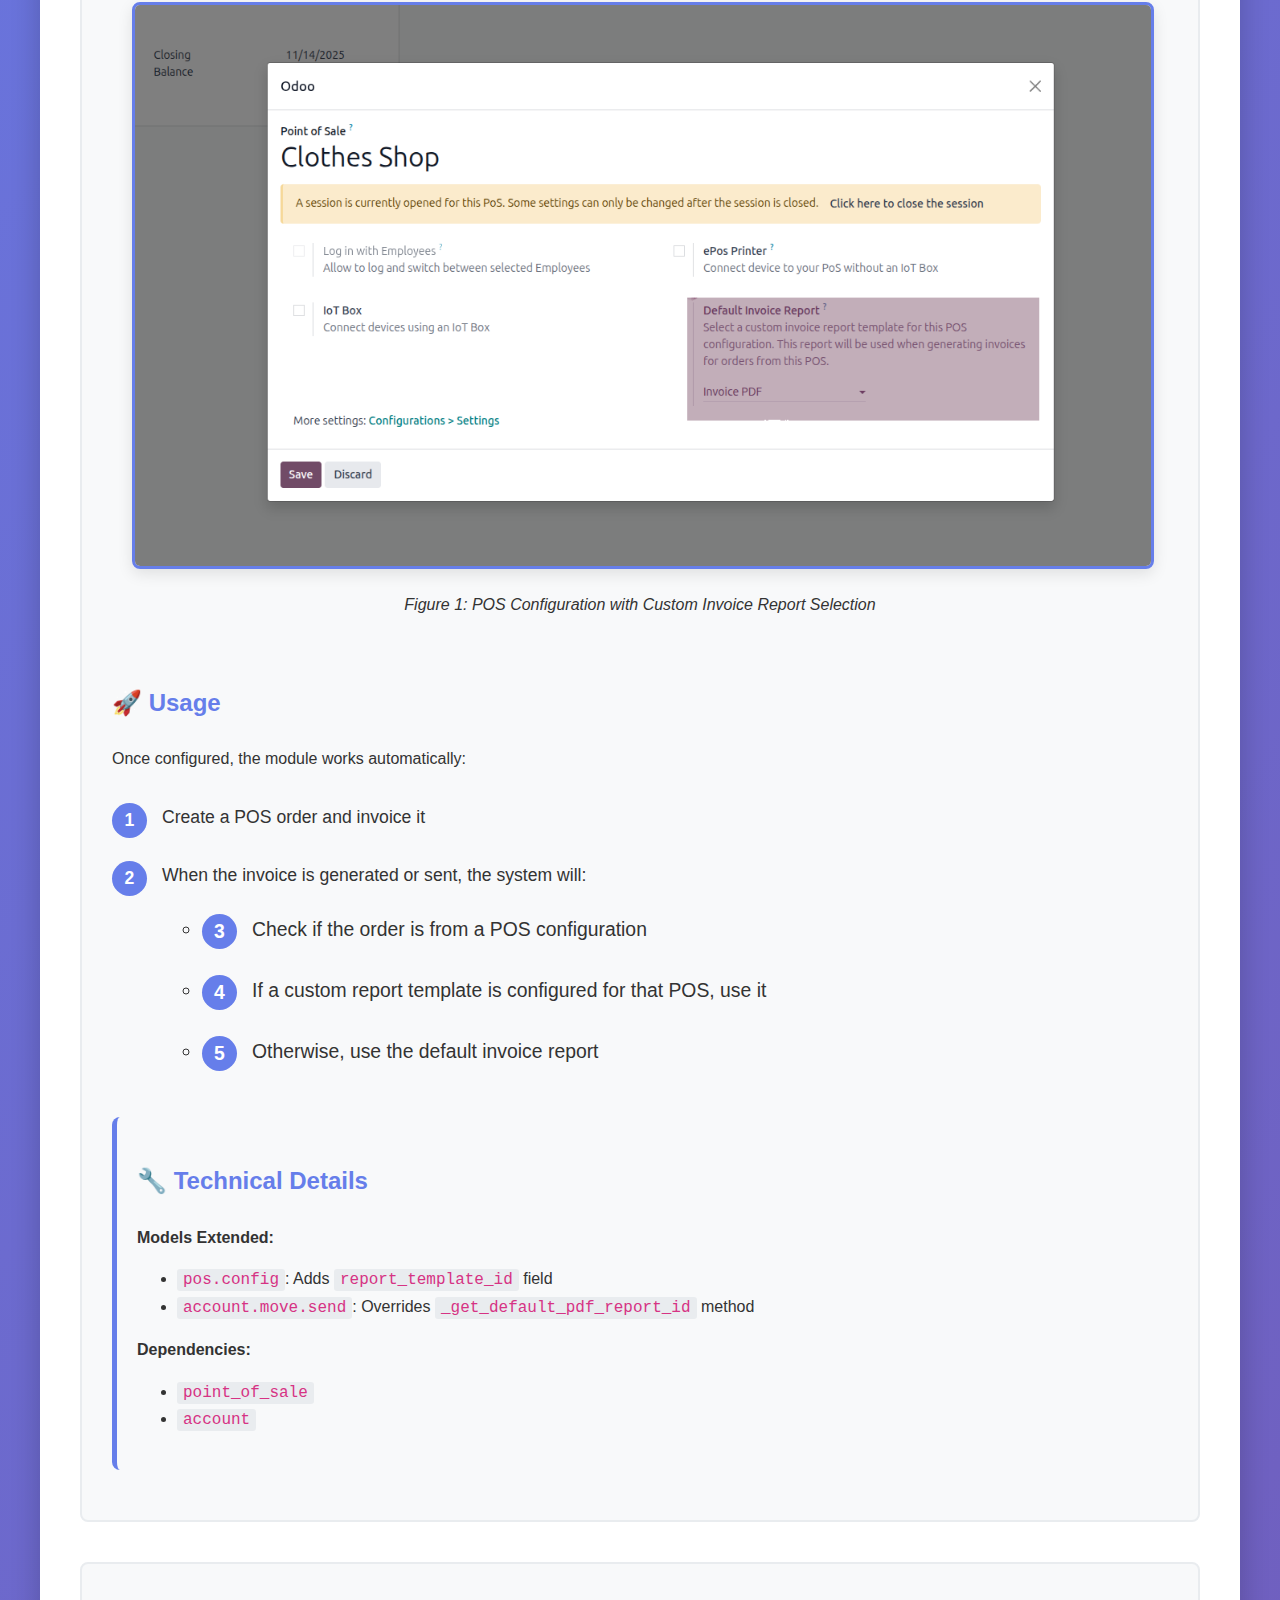
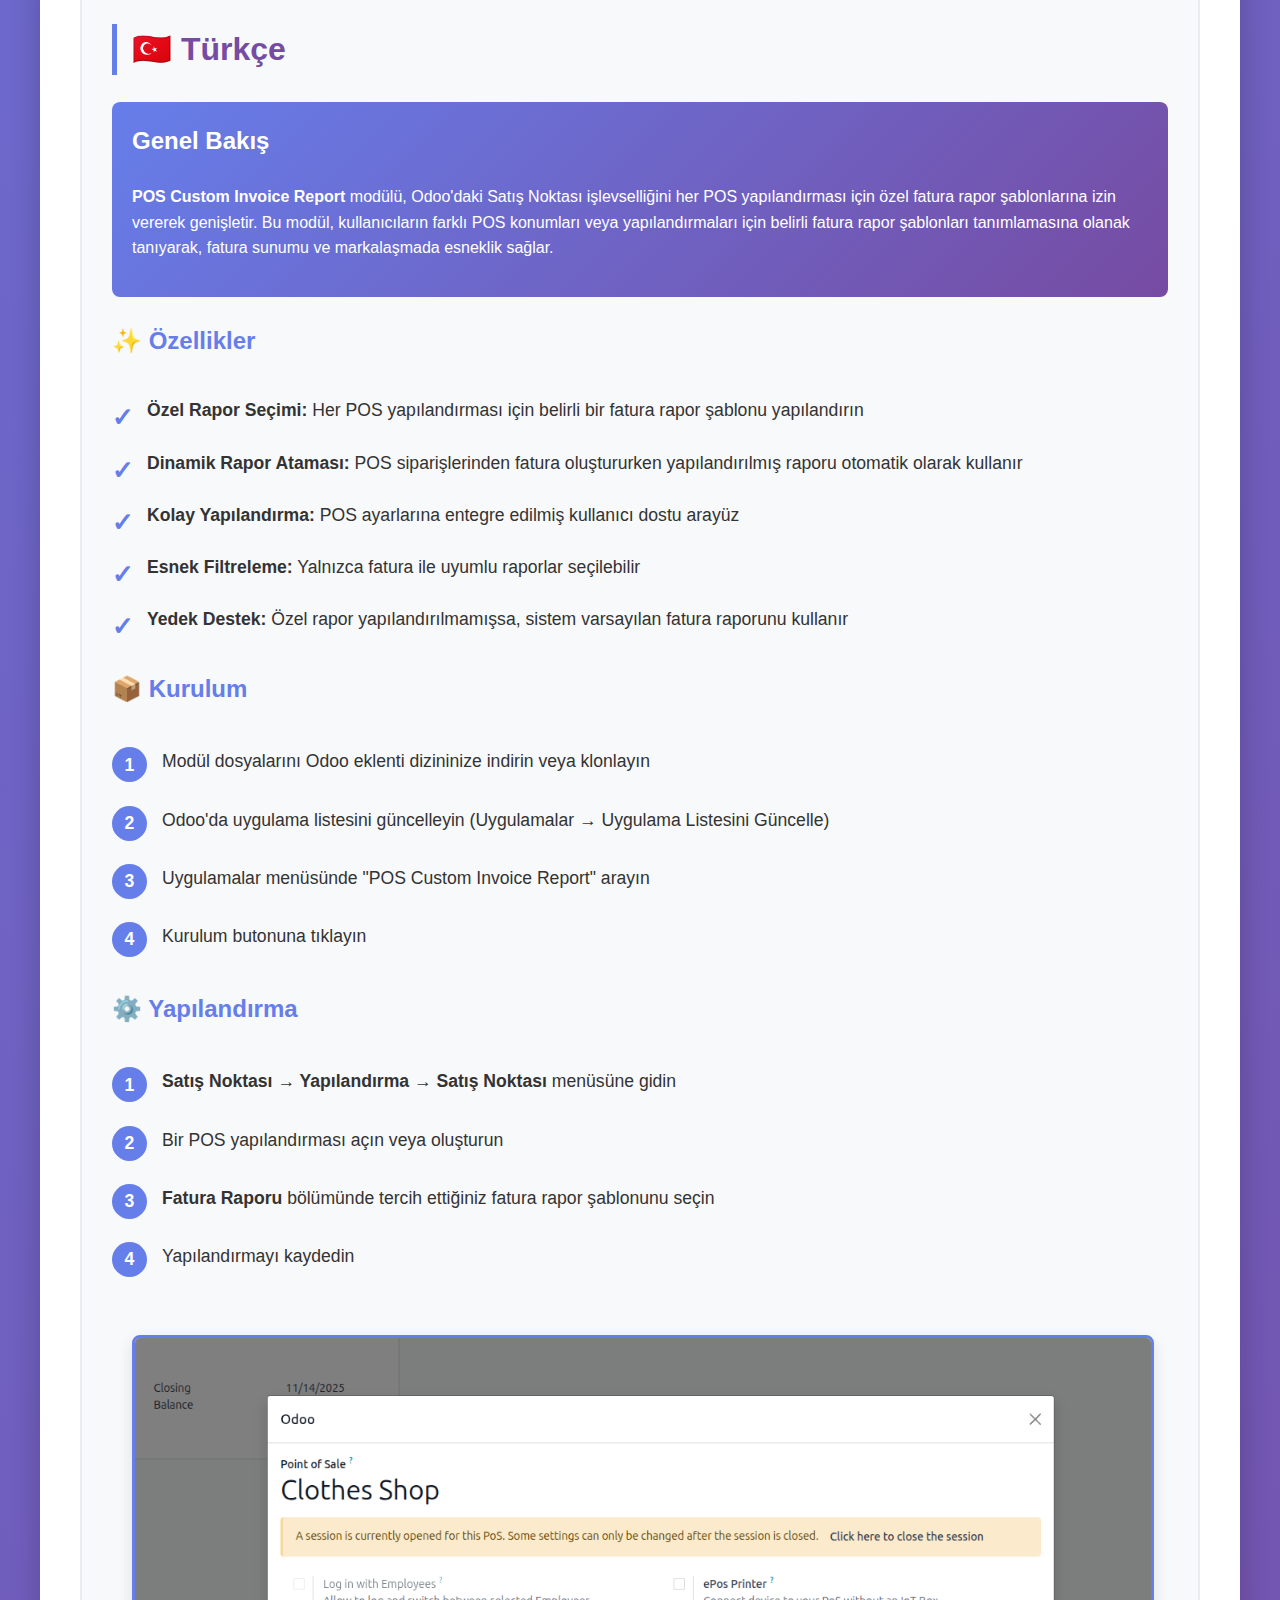
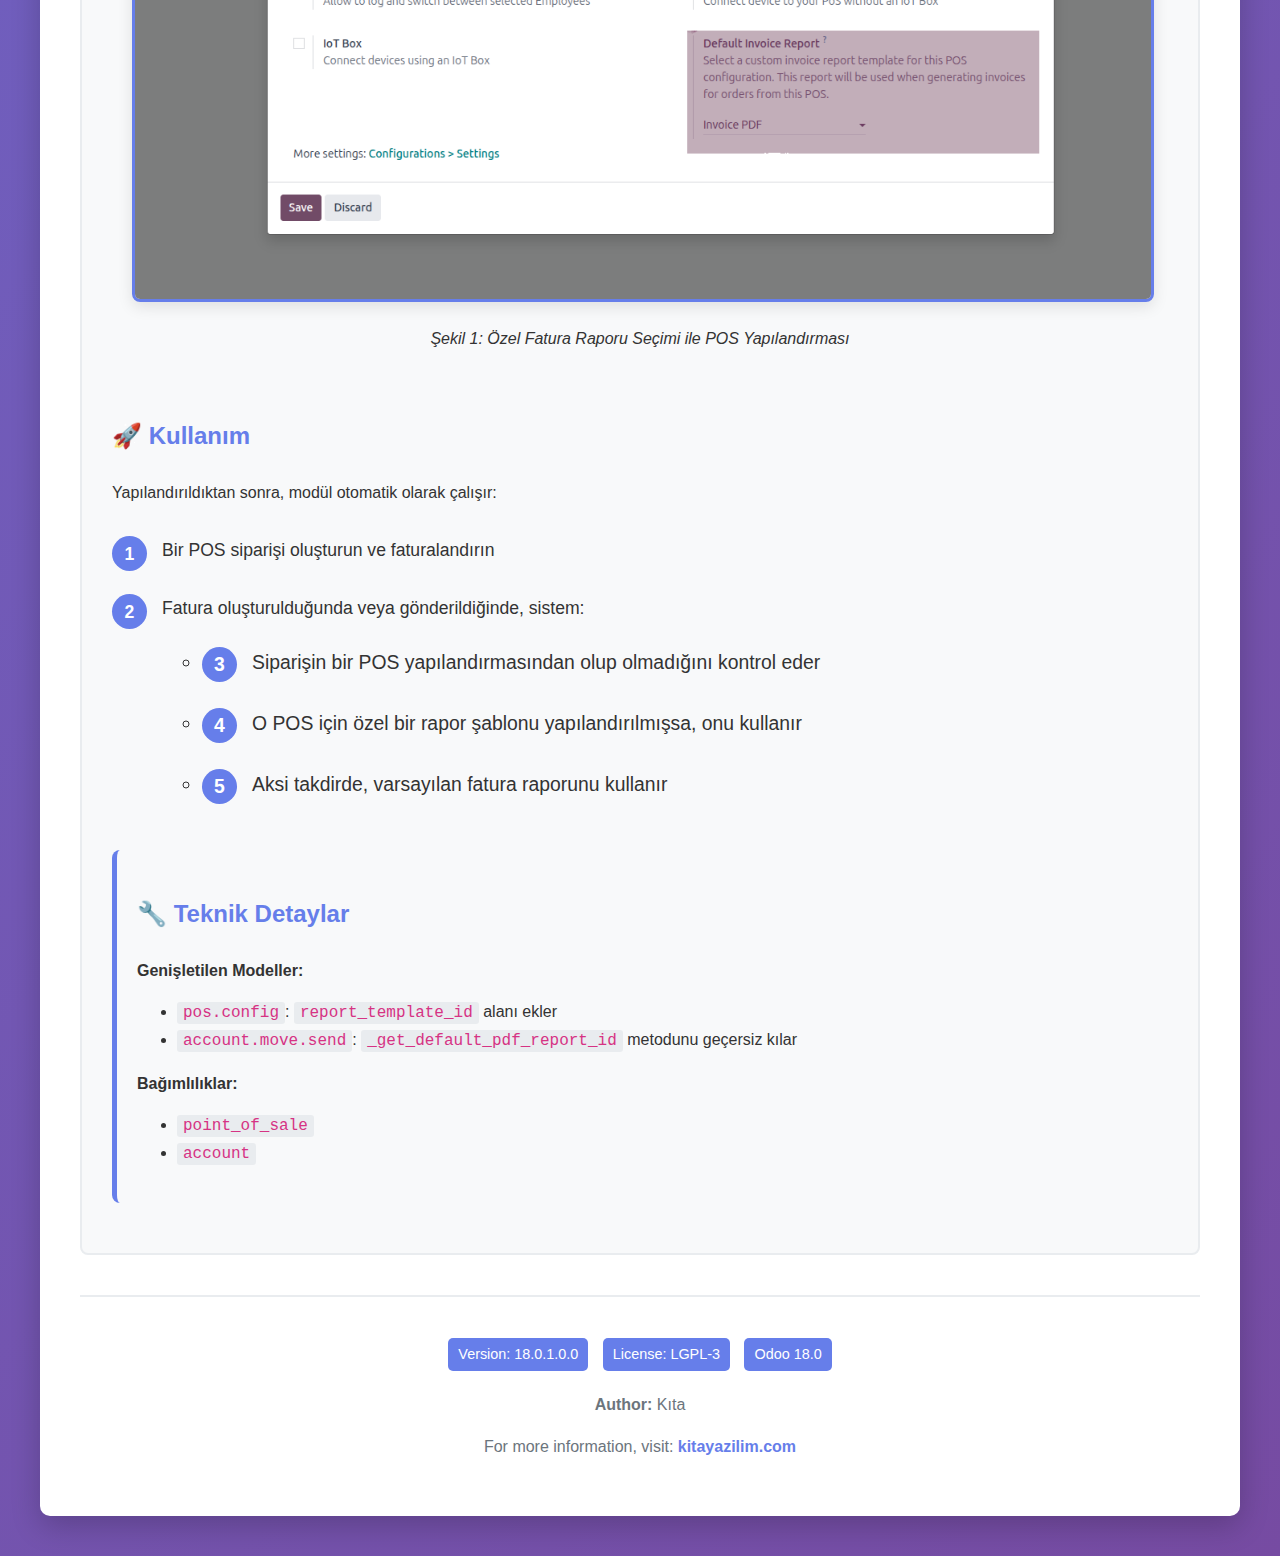
<file: mobilsoft_pos_invoice/static/description/index.html>
<!DOCTYPE html>
<html lang="en">
<head>
    <meta charset="UTF-8">
    <meta name="viewport" content="width=device-width, initial-scale=1.0">
    <title>POS Custom Invoice Report</title>
    <style>
        body {
            font-family: 'Segoe UI', Tahoma, Geneva, Verdana, sans-serif;
            line-height: 1.6;
            color: #333;
            max-width: 1200px;
            margin: 0 auto;
            padding: 20px;
            background: linear-gradient(135deg, #667eea 0%, #764ba2 100%);
        }
        .container {
            background: white;
            border-radius: 10px;
            box-shadow: 0 10px 30px rgba(0, 0, 0, 0.2);
            padding: 40px;
            margin: 20px 0;
        }
        h1 {
            color: #667eea;
            text-align: center;
            font-size: 2.5em;
            margin-bottom: 10px;
            border-bottom: 3px solid #667eea;
            padding-bottom: 15px;
        }
        h2 {
            color: #764ba2;
            font-size: 2em;
            margin-top: 30px;
            border-left: 5px solid #667eea;
            padding-left: 15px;
        }
        h3 {
            color: #667eea;
            font-size: 1.5em;
            margin-top: 25px;
        }
        .lang-section {
            margin: 40px 0;
            padding: 30px;
            background: #f8f9fa;
            border-radius: 8px;
            border: 2px solid #e9ecef;
        }
        .feature-list {
            list-style: none;
            padding: 0;
        }
        .feature-list li {
            padding: 12px 0 12px 35px;
            position: relative;
            font-size: 1.1em;
        }
        .feature-list li:before {
            content: "✓";
            position: absolute;
            left: 0;
            color: #667eea;
            font-weight: bold;
            font-size: 1.5em;
        }
        .screenshot {
            text-align: center;
            margin: 30px 0;
            padding: 20px;
            background: #f8f9fa;
            border-radius: 8px;
        }
        .screenshot img {
            max-width: 100%;
            height: auto;
            border: 3px solid #667eea;
            border-radius: 8px;
            box-shadow: 0 5px 15px rgba(0, 0, 0, 0.1);
        }
        .info-box {
            background: linear-gradient(135deg, #667eea 0%, #764ba2 100%);
            color: white;
            padding: 20px;
            border-radius: 8px;
            margin: 20px 0;
        }
        .info-box h3 {
            color: white;
            margin-top: 0;
        }
        .step-list {
            counter-reset: step-counter;
            list-style: none;
            padding: 0;
        }
        .step-list li {
            counter-increment: step-counter;
            padding: 15px 0 15px 50px;
            position: relative;
            font-size: 1.1em;
        }
        .step-list li:before {
            content: counter(step-counter);
            position: absolute;
            left: 0;
            background: #667eea;
            color: white;
            width: 35px;
            height: 35px;
            border-radius: 50%;
            display: flex;
            align-items: center;
            justify-content: center;
            font-weight: bold;
        }
        .tech-details {
            background: #f8f9fa;
            padding: 20px;
            border-radius: 8px;
            margin: 20px 0;
            border-left: 5px solid #667eea;
        }
        .tech-details code {
            background: #e9ecef;
            padding: 2px 6px;
            border-radius: 3px;
            font-family: 'Courier New', monospace;
            color: #d63384;
        }
        .footer {
            text-align: center;
            margin-top: 40px;
            padding-top: 20px;
            border-top: 2px solid #e9ecef;
            color: #6c757d;
        }
        .footer a {
            color: #667eea;
            text-decoration: none;
            font-weight: bold;
        }
        .footer a:hover {
            text-decoration: underline;
        }
        .badge {
            display: inline-block;
            padding: 5px 10px;
            background: #667eea;
            color: white;
            border-radius: 5px;
            font-size: 0.9em;
            margin: 5px;
        }
    </style>
</head>
<body>
    <div class="container">
        <h1>POS Custom Invoice Report</h1>
        
        <!-- English Section -->
        <div class="lang-section">
            <h2>🇬🇧 English</h2>
            
            <div class="info-box">
                <h3>Overview</h3>
                <p>
                    The <strong>POS Custom Invoice Report</strong> module extends the functionality of Point of Sale in Odoo 
                    by allowing custom invoice report templates for each POS configuration. This module enables users to define 
                    specific invoice report templates for different POS locations or configurations, providing flexibility in 
                    invoice presentation and branding.
                </p>
            </div>

            <h3>✨ Features</h3>
            <ul class="feature-list">
                <li><strong>Custom Report Selection:</strong> Configure a specific invoice report template for each POS configuration</li>
                <li><strong>Dynamic Report Assignment:</strong> Automatically uses the configured report when generating invoices from POS orders</li>
                <li><strong>Easy Configuration:</strong> User-friendly interface integrated into POS settings</li>
                <li><strong>Flexible Filtering:</strong> Only invoice-compatible reports are available for selection</li>
                <li><strong>Fallback Support:</strong> If no custom report is configured, the system uses the default invoice report</li>
            </ul>

            <h3>📦 Installation</h3>
            <ol class="step-list">
                <li>Download or clone the module files into your Odoo addons directory</li>
                <li>Update the app list in Odoo (Apps → Update Apps List)</li>
                <li>Search for "POS Custom Invoice Report" in the Apps menu</li>
                <li>Click the Install button</li>
            </ol>

            <h3>⚙️ Configuration</h3>
            <ol class="step-list">
                <li>Navigate to <strong>Point of Sale → Configuration → Point of Sale</strong></li>
                <li>Open or create a POS configuration</li>
                <li>In the <strong>Invoice Report</strong> section, select your preferred invoice report template</li>
                <li>Save the configuration</li>
            </ol>

            <div class="screenshot">
                <img src="pos_custom_invoice.png" alt="POS Custom Invoice Report Configuration">
                <p><em>Figure 1: POS Configuration with Custom Invoice Report Selection</em></p>
            </div>

            <h3>🚀 Usage</h3>
            <p>Once configured, the module works automatically:</p>
            <ol class="step-list">
                <li>Create a POS order and invoice it</li>
                <li>When the invoice is generated or sent, the system will:
                    <ul style="margin-top: 10px;">
                        <li>Check if the order is from a POS configuration</li>
                        <li>If a custom report template is configured for that POS, use it</li>
                        <li>Otherwise, use the default invoice report</li>
                    </ul>
                </li>
            </ol>

            <div class="tech-details">
                <h3>🔧 Technical Details</h3>
                <p><strong>Models Extended:</strong></p>
                <ul>
                    <li><code>pos.config</code>: Adds <code>report_template_id</code> field</li>
                    <li><code>account.move.send</code>: Overrides <code>_get_default_pdf_report_id</code> method</li>
                </ul>
                <p><strong>Dependencies:</strong></p>
                <ul>
                    <li><code>point_of_sale</code></li>
                    <li><code>account</code></li>
                </ul>
            </div>
        </div>

        <!-- Turkish Section -->
        <div class="lang-section">
            <h2>🇹🇷 Türkçe</h2>
            
            <div class="info-box">
                <h3>Genel Bakış</h3>
                <p>
                    <strong>POS Custom Invoice Report</strong> modülü, Odoo'daki Satış Noktası işlevselliğini her POS 
                    yapılandırması için özel fatura rapor şablonlarına izin vererek genişletir. Bu modül, kullanıcıların 
                    farklı POS konumları veya yapılandırmaları için belirli fatura rapor şablonları tanımlamasına olanak 
                    tanıyarak, fatura sunumu ve markalaşmada esneklik sağlar.
                </p>
            </div>

            <h3>✨ Özellikler</h3>
            <ul class="feature-list">
                <li><strong>Özel Rapor Seçimi:</strong> Her POS yapılandırması için belirli bir fatura rapor şablonu yapılandırın</li>
                <li><strong>Dinamik Rapor Ataması:</strong> POS siparişlerinden fatura oluştururken yapılandırılmış raporu otomatik olarak kullanır</li>
                <li><strong>Kolay Yapılandırma:</strong> POS ayarlarına entegre edilmiş kullanıcı dostu arayüz</li>
                <li><strong>Esnek Filtreleme:</strong> Yalnızca fatura ile uyumlu raporlar seçilebilir</li>
                <li><strong>Yedek Destek:</strong> Özel rapor yapılandırılmamışsa, sistem varsayılan fatura raporunu kullanır</li>
            </ul>

            <h3>📦 Kurulum</h3>
            <ol class="step-list">
                <li>Modül dosyalarını Odoo eklenti dizininize indirin veya klonlayın</li>
                <li>Odoo'da uygulama listesini güncelleyin (Uygulamalar → Uygulama Listesini Güncelle)</li>
                <li>Uygulamalar menüsünde "POS Custom Invoice Report" arayın</li>
                <li>Kurulum butonuna tıklayın</li>
            </ol>

            <h3>⚙️ Yapılandırma</h3>
            <ol class="step-list">
                <li><strong>Satış Noktası → Yapılandırma → Satış Noktası</strong> menüsüne gidin</li>
                <li>Bir POS yapılandırması açın veya oluşturun</li>
                <li><strong>Fatura Raporu</strong> bölümünde tercih ettiğiniz fatura rapor şablonunu seçin</li>
                <li>Yapılandırmayı kaydedin</li>
            </ol>

            <div class="screenshot">
                <img src="pos_custom_invoice.png" alt="POS Özel Fatura Raporu Yapılandırması">
                <p><em>Şekil 1: Özel Fatura Raporu Seçimi ile POS Yapılandırması</em></p>
            </div>

            <h3>🚀 Kullanım</h3>
            <p>Yapılandırıldıktan sonra, modül otomatik olarak çalışır:</p>
            <ol class="step-list">
                <li>Bir POS siparişi oluşturun ve faturalandırın</li>
                <li>Fatura oluşturulduğunda veya gönderildiğinde, sistem:
                    <ul style="margin-top: 10px;">
                        <li>Siparişin bir POS yapılandırmasından olup olmadığını kontrol eder</li>
                        <li>O POS için özel bir rapor şablonu yapılandırılmışsa, onu kullanır</li>
                        <li>Aksi takdirde, varsayılan fatura raporunu kullanır</li>
                    </ul>
                </li>
            </ol>

            <div class="tech-details">
                <h3>🔧 Teknik Detaylar</h3>
                <p><strong>Genişletilen Modeller:</strong></p>
                <ul>
                    <li><code>pos.config</code>: <code>report_template_id</code> alanı ekler</li>
                    <li><code>account.move.send</code>: <code>_get_default_pdf_report_id</code> metodunu geçersiz kılar</li>
                </ul>
                <p><strong>Bağımlılıklar:</strong></p>
                <ul>
                    <li><code>point_of_sale</code></li>
                    <li><code>account</code></li>
                </ul>
            </div>
        </div>

        <!-- Footer -->
        <div class="footer">
            <p>
                <span class="badge">Version: 18.0.1.0.0</span>
                <span class="badge">License: LGPL-3</span>
                <span class="badge">Odoo 18.0</span>
            </p>
            <p><strong>Author:</strong> Kıta</p>
            <p>For more information, visit: <a href="https://kitayazilim.com" target="_blank">kitayazilim.com</a></p>
        </div>
    </div>
</body>
</html>
</file>
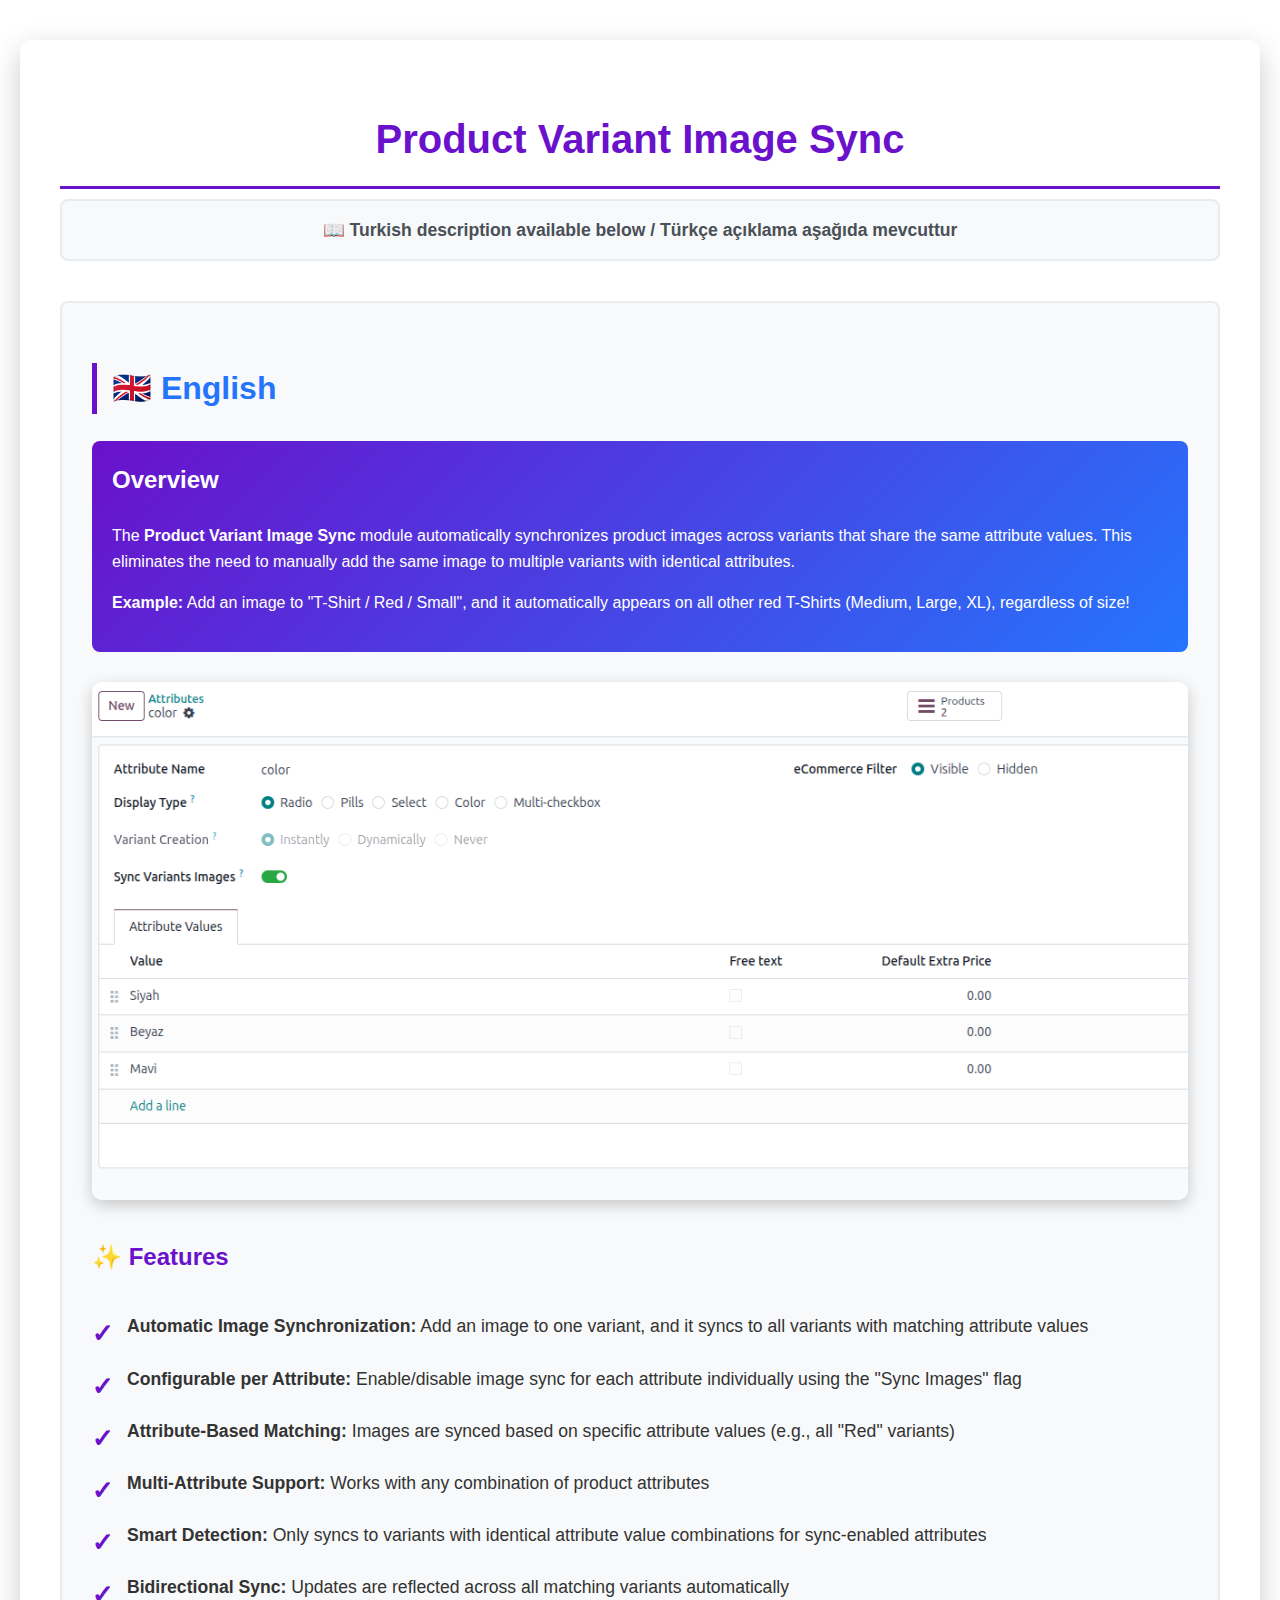
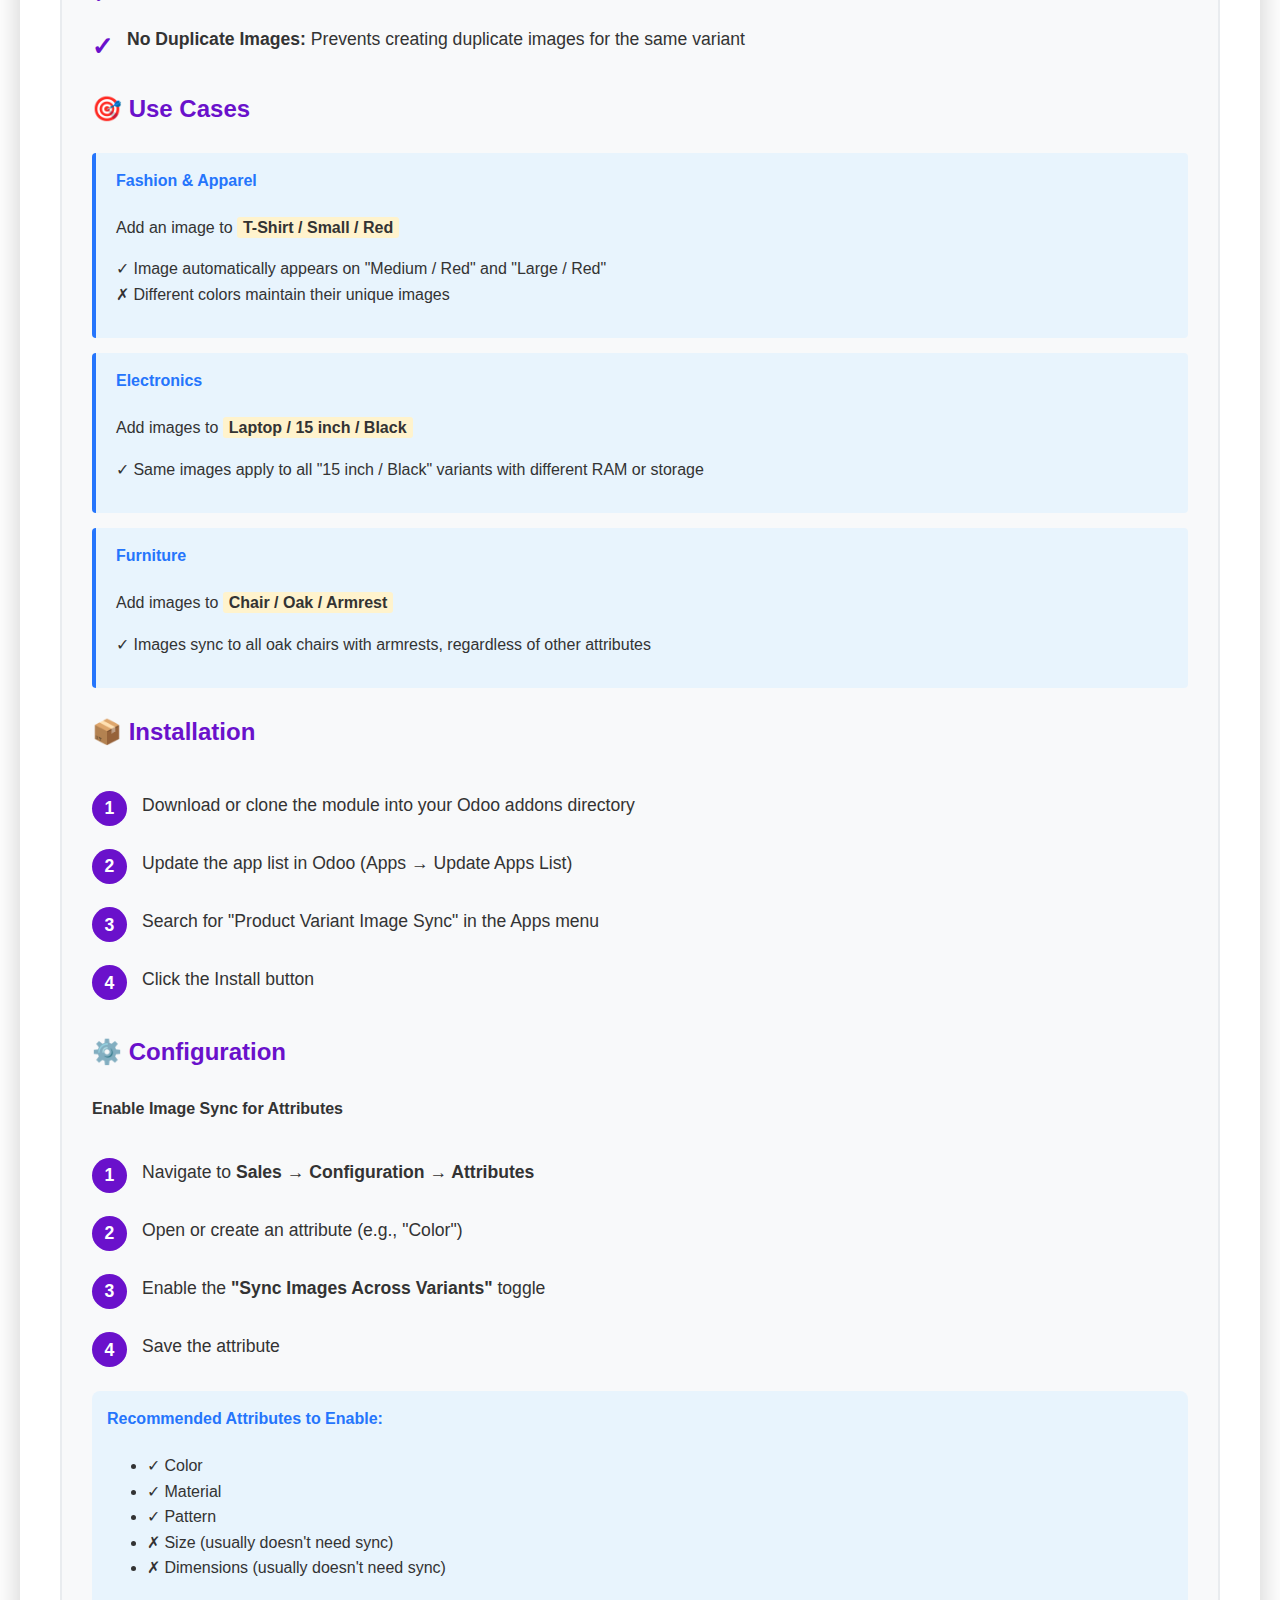
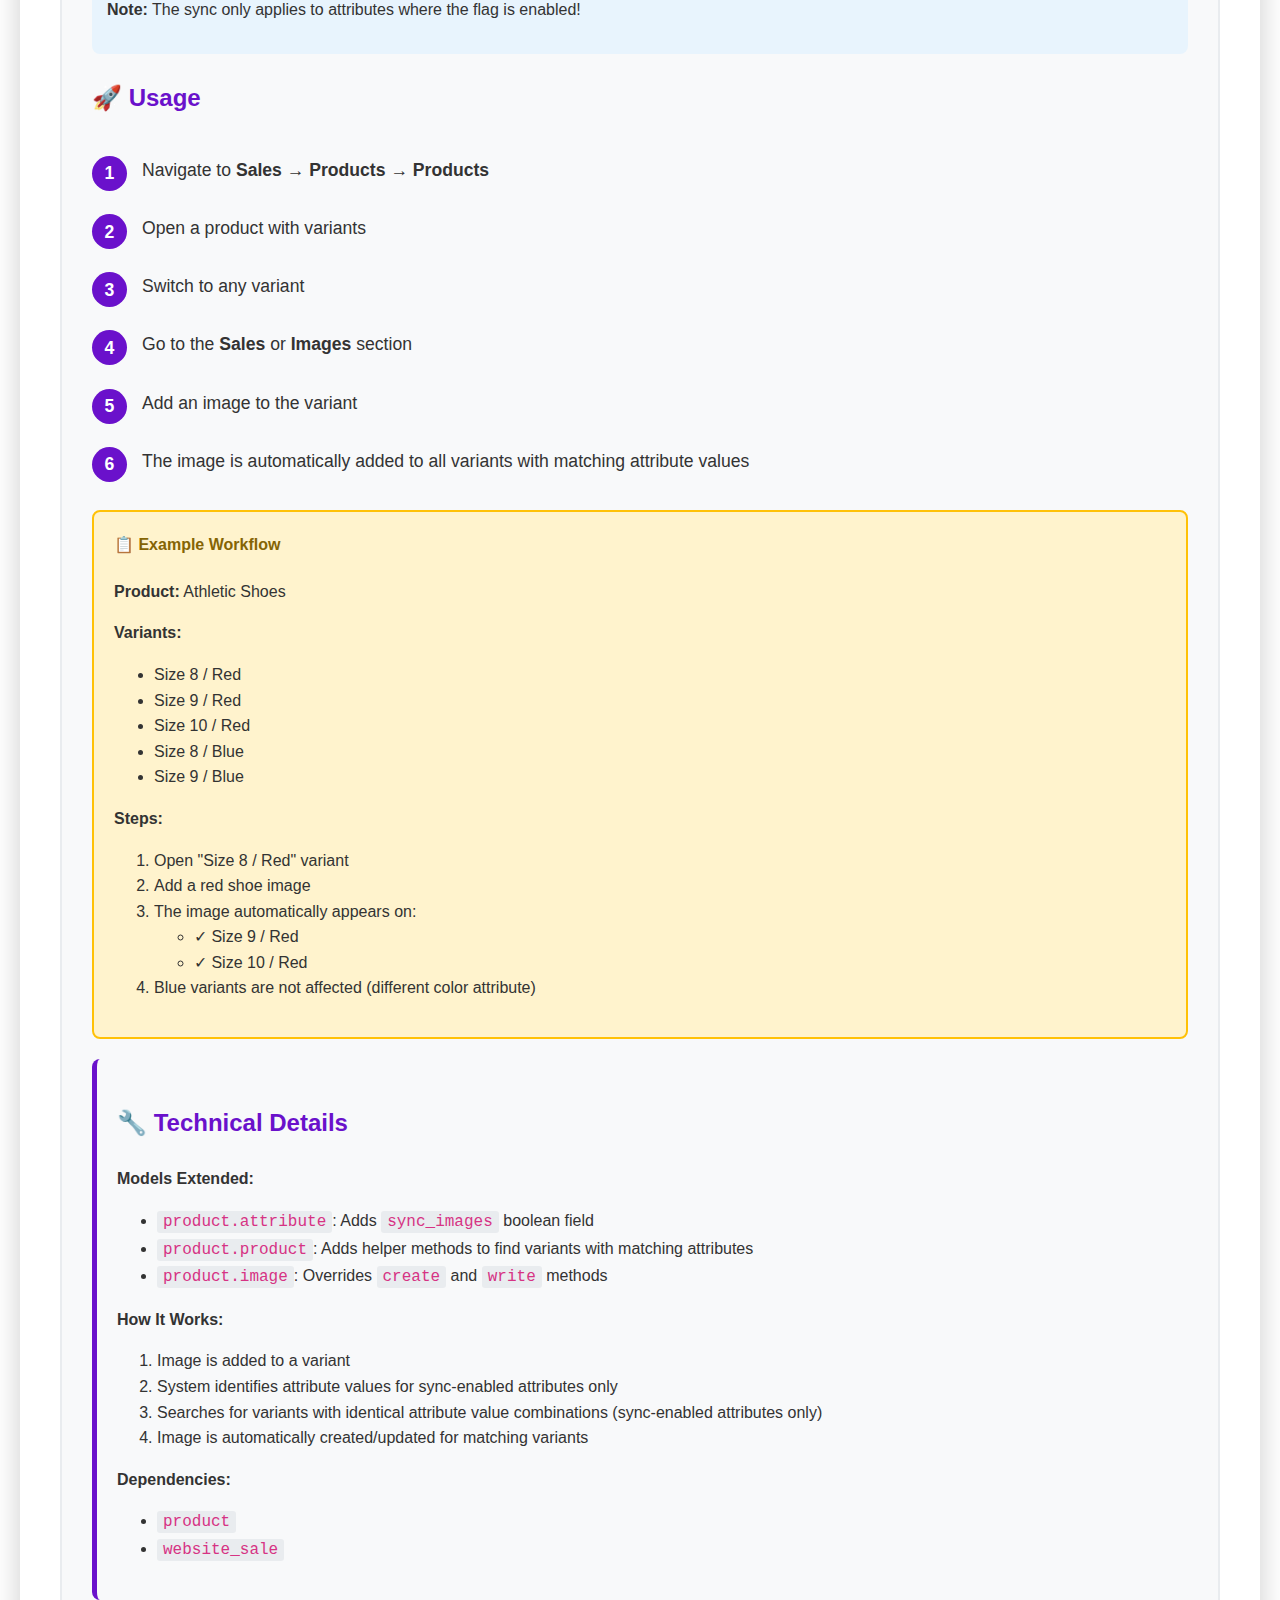
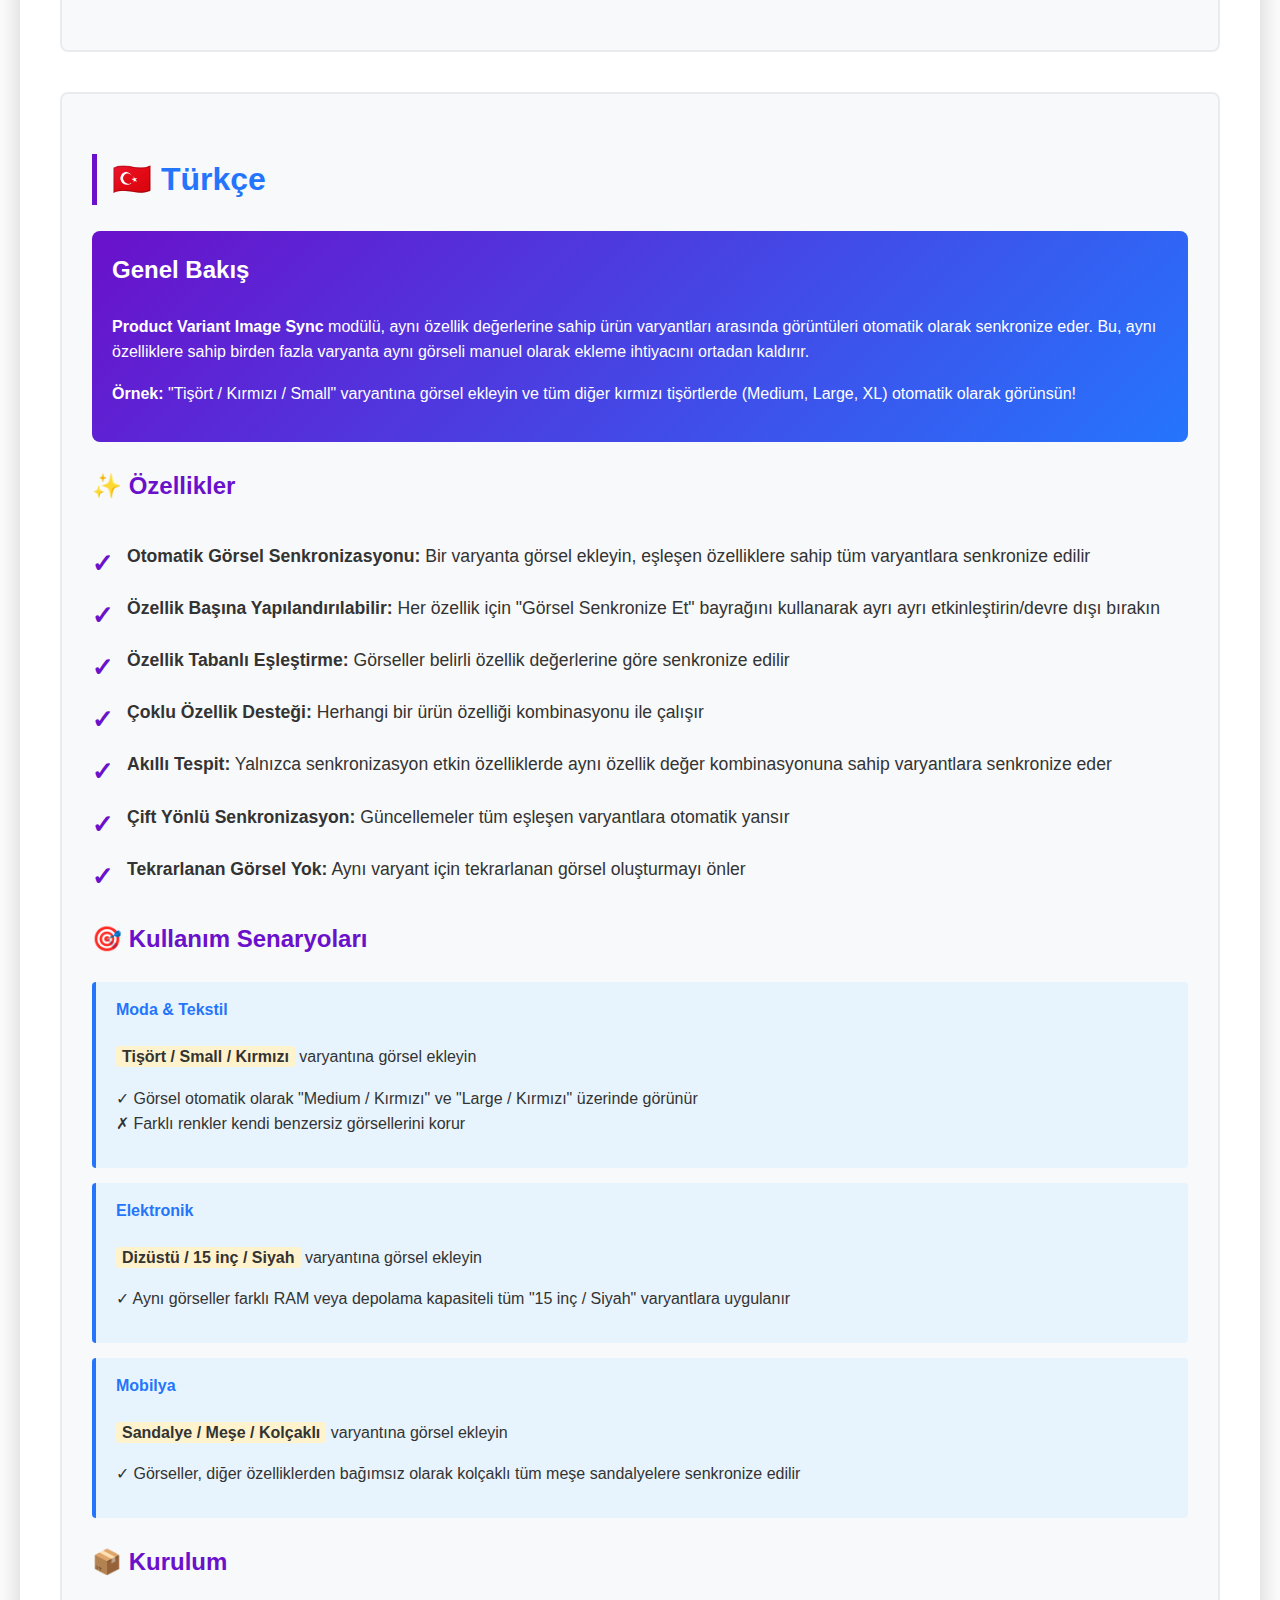
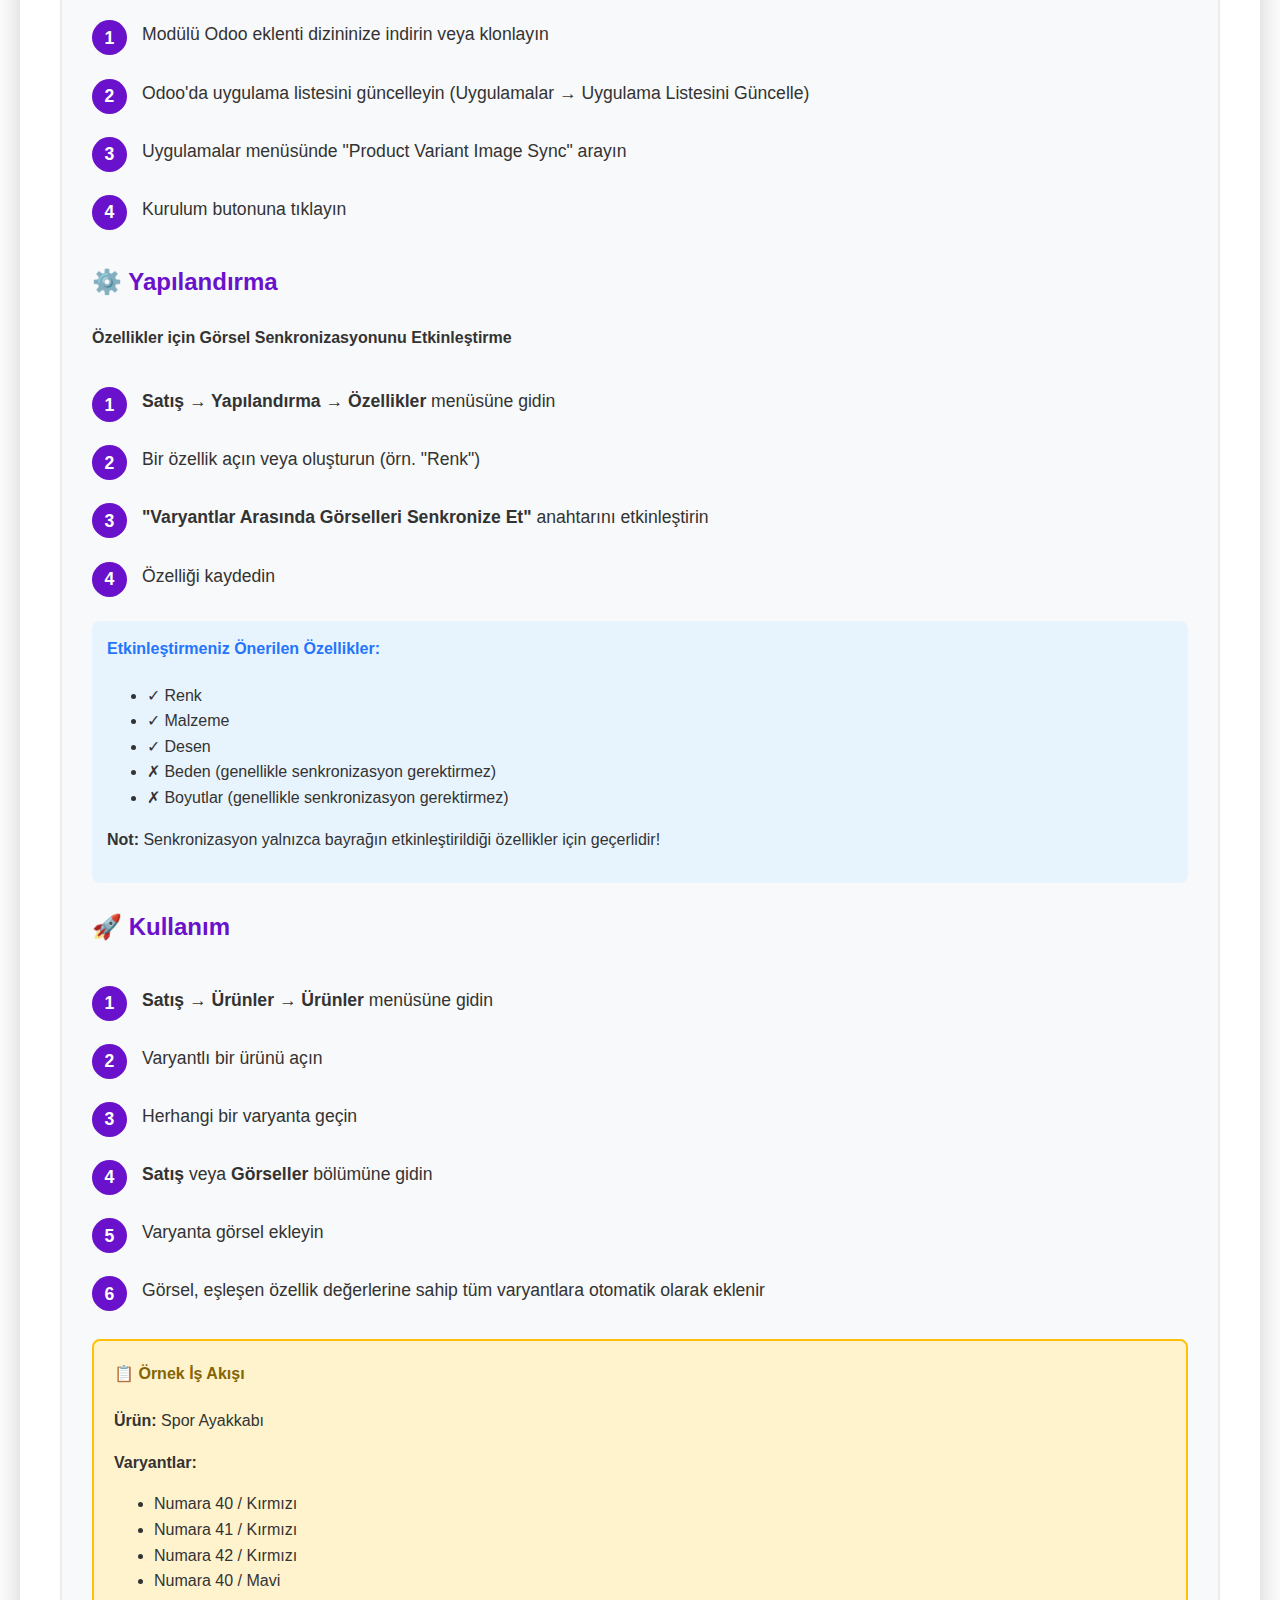
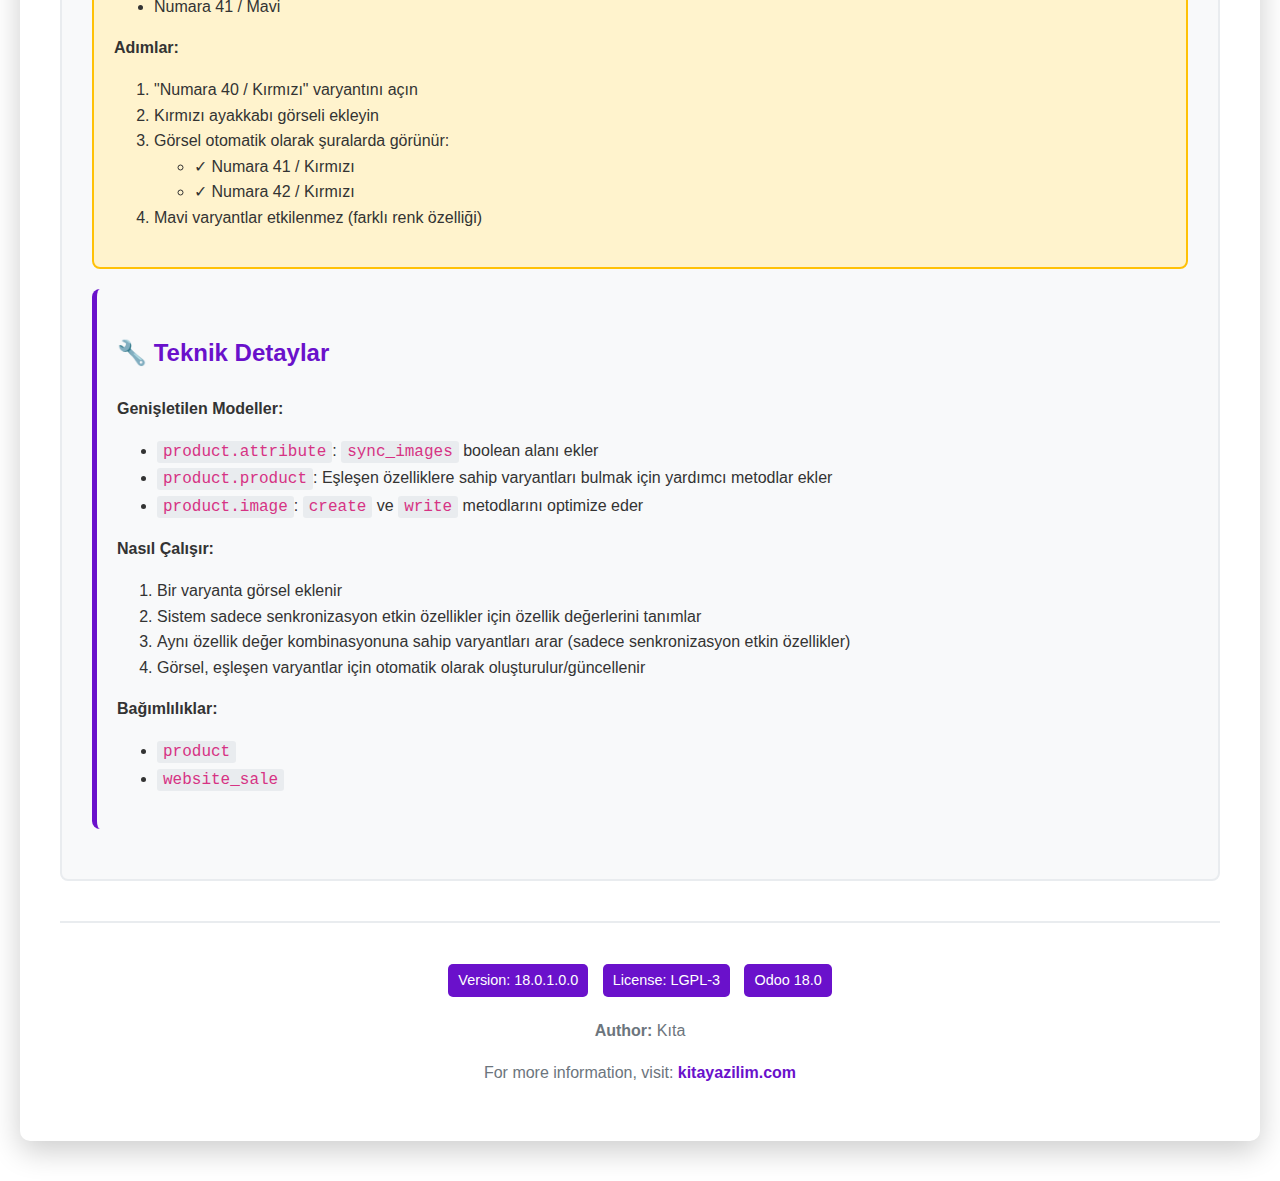
<file: mobilsoft_product_image_sync/static/description/index.html>
<!DOCTYPE html>
<html lang="en">
<head>
    <meta charset="UTF-8">
    <meta name="viewport" content="width=device-width, initial-scale=1.0">
    <title>Product Variant Image Sync</title>
    <style>
        body {
            font-family: 'Segoe UI', Tahoma, Geneva, Verdana, sans-serif;
            line-height: 1.6;
            color: #333;
            /*max-width: 1200px;*/
            margin: 0 auto;
            padding: 20px;
            /*background: linear-gradient(135deg, #6a11cb 0%, #2575fc 100%);*/
        }
        .container {
            background: white;
            border-radius: 10px;
            box-shadow: 0 10px 30px rgba(0, 0, 0, 0.2);
            padding: 40px;
            margin: 20px 0;
        }
        h1 {
            color: #6a11cb;
            text-align: center;
            font-size: 2.5em;
            margin-bottom: 10px;
            border-bottom: 3px solid #6a11cb;
            padding-bottom: 15px;
        }
        h2 {
            color: #2575fc;
            font-size: 2em;
            margin-top: 30px;
            border-left: 5px solid #6a11cb;
            padding-left: 15px;
        }
        h3 {
            color: #6a11cb;
            font-size: 1.5em;
            margin-top: 25px;
        }
        .lang-section {
            margin: 40px 0;
            padding: 30px;
            background: #f8f9fa;
            border-radius: 8px;
            border: 2px solid #e9ecef;
        }
        .feature-list {
            list-style: none;
            padding: 0;
        }
        .feature-list li {
            padding: 12px 0 12px 35px;
            position: relative;
            font-size: 1.1em;
        }
        .feature-list li:before {
            content: "✓";
            position: absolute;
            left: 0;
            color: #6a11cb;
            font-weight: bold;
            font-size: 1.5em;
        }
        .info-box {
            background: linear-gradient(135deg, #6a11cb 0%, #2575fc 100%);
            color: white;
            padding: 20px;
            border-radius: 8px;
            margin: 20px 0;
        }
        .info-box h3 {
            color: white;
            margin-top: 0;
        }
        .use-case {
            background: #e8f4fd;
            border-left: 4px solid #2575fc;
            padding: 15px 20px;
            margin: 15px 0;
            border-radius: 4px;
        }
        .use-case h4 {
            color: #2575fc;
            margin-top: 0;
        }
        .example-box {
            background: #fff3cd;
            border: 2px solid #ffc107;
            padding: 20px;
            border-radius: 8px;
            margin: 20px 0;
        }
        .example-box h4 {
            color: #856404;
            margin-top: 0;
        }
        .step-list {
            counter-reset: step-counter;
            list-style: none;
            padding: 0;
        }
        .step-list li {
            counter-increment: step-counter;
            padding: 15px 0 15px 50px;
            position: relative;
            font-size: 1.1em;
        }
        .step-list li:before {
            content: counter(step-counter);
            position: absolute;
            left: 0;
            background: #6a11cb;
            color: white;
            width: 35px;
            height: 35px;
            border-radius: 50%;
            display: flex;
            align-items: center;
            justify-content: center;
            font-weight: bold;
        }
        .tech-details {
            background: #f8f9fa;
            padding: 20px;
            border-radius: 8px;
            margin: 20px 0;
            border-left: 5px solid #6a11cb;
        }
        .tech-details code {
            background: #e9ecef;
            padding: 2px 6px;
            border-radius: 3px;
            font-family: 'Courier New', monospace;
            color: #d63384;
        }
        .footer {
            text-align: center;
            margin-top: 40px;
            padding-top: 20px;
            border-top: 2px solid #e9ecef;
            color: #6c757d;
        }
        .footer a {
            color: #6a11cb;
            text-decoration: none;
            font-weight: bold;
        }
        .footer a:hover {
            text-decoration: underline;
        }
        .badge {
            display: inline-block;
            padding: 5px 10px;
            background: #6a11cb;
            color: white;
            border-radius: 5px;
            font-size: 0.9em;
            margin: 5px;
        }
        .highlight {
            background: #fff3cd;
            padding: 2px 6px;
            border-radius: 3px;
            font-weight: 600;
        }
    </style>
</head>
<body>
    <div class="container">
        <h1>Product Variant Image Sync</h1>
        <div style="text-align: center; background: #f8f9fa; padding: 15px; border-radius: 8px; margin-bottom: 30px; border: 2px solid #e9ecef;">
            <p style="color: #495057; font-size: 1.1em; font-weight: 600; margin: 0;">
            📖 Turkish description available below / Türkçe açıklama aşağıda mevcuttur
            </p>
        </div>

        <!-- English Section -->
        <div class="lang-section">
            <h2>🇬🇧 English</h2>
            
            <div class="info-box">
                <h3>Overview</h3>
                <p>
                    The <strong>Product Variant Image Sync</strong> module automatically synchronizes product images 
                    across variants that share the same attribute values. This eliminates the need to manually add 
                    the same image to multiple variants with identical attributes.
                </p>
                <p>
                    <strong>Example:</strong> Add an image to "T-Shirt / Red / Small", and it automatically appears 
                    on all other red T-Shirts (Medium, Large, XL), regardless of size!
                </p>

            </div>

            <!-- Screenshot -->
            <div style="text-align: center; margin: 30px 0;">
                <img src="image.png" alt="Product Variant Image Sync Demo" style="max-width: 100%; height: auto; border-radius: 10px; box-shadow: 0 5px 15px rgba(0,0,0,0.2);">
            </div>


            <h3>✨ Features</h3>
            <ul class="feature-list">
                <li><strong>Automatic Image Synchronization:</strong> Add an image to one variant, and it syncs to all variants with matching attribute values</li>
                <li><strong>Configurable per Attribute:</strong> Enable/disable image sync for each attribute individually using the "Sync Images" flag</li>
                <li><strong>Attribute-Based Matching:</strong> Images are synced based on specific attribute values (e.g., all "Red" variants)</li>
                <li><strong>Multi-Attribute Support:</strong> Works with any combination of product attributes</li>
                <li><strong>Smart Detection:</strong> Only syncs to variants with identical attribute value combinations for sync-enabled attributes</li>
                <li><strong>Bidirectional Sync:</strong> Updates are reflected across all matching variants automatically</li>
                <li><strong>No Duplicate Images:</strong> Prevents creating duplicate images for the same variant</li>
            </ul>

            <h3>🎯 Use Cases</h3>
            
            <div class="use-case">
                <h4>Fashion & Apparel</h4>
                <p>Add an image to <span class="highlight">T-Shirt / Small / Red</span></p>
                <p>✓ Image automatically appears on "Medium / Red" and "Large / Red"<br>
                   ✗ Different colors maintain their unique images</p>
            </div>

            <div class="use-case">
                <h4>Electronics</h4>
                <p>Add images to <span class="highlight">Laptop / 15 inch / Black</span></p>
                <p>✓ Same images apply to all "15 inch / Black" variants with different RAM or storage</p>
            </div>

            <div class="use-case">
                <h4>Furniture</h4>
                <p>Add images to <span class="highlight">Chair / Oak / Armrest</span></p>
                <p>✓ Images sync to all oak chairs with armrests, regardless of other attributes</p>
            </div>

            <h3>📦 Installation</h3>
            <ol class="step-list">
                <li>Download or clone the module into your Odoo addons directory</li>
                <li>Update the app list in Odoo (Apps → Update Apps List)</li>
                <li>Search for "Product Variant Image Sync" in the Apps menu</li>
                <li>Click the Install button</li>
            </ol>

            <h3>⚙️ Configuration</h3>
            <h4>Enable Image Sync for Attributes</h4>
            <ol class="step-list">
                <li>Navigate to <strong>Sales → Configuration → Attributes</strong></li>
                <li>Open or create an attribute (e.g., "Color")</li>
                <li>Enable the <strong>"Sync Images Across Variants"</strong> toggle</li>
                <li>Save the attribute</li>
            </ol>
            
            <div style="background: #e8f4fd; padding: 15px; border-radius: 8px; margin: 15px 0;">
                <h4 style="color: #2575fc; margin-top: 0;">Recommended Attributes to Enable:</h4>
                <ul>
                    <li>✓ Color</li>
                    <li>✓ Material</li>
                    <li>✓ Pattern</li>
                    <li>✗ Size (usually doesn't need sync)</li>
                    <li>✗ Dimensions (usually doesn't need sync)</li>
                </ul>
                <p><strong>Note:</strong> The sync only applies to attributes where the flag is enabled!</p>
            </div>

            <h3>🚀 Usage</h3>
            <ol class="step-list">
                <li>Navigate to <strong>Sales → Products → Products</strong></li>
                <li>Open a product with variants</li>
                <li>Switch to any variant</li>
                <li>Go to the <strong>Sales</strong> or <strong>Images</strong> section</li>
                <li>Add an image to the variant</li>
                <li>The image is automatically added to all variants with matching attribute values</li>
            </ol>

            <div class="example-box">
                <h4>📋 Example Workflow</h4>
                <p><strong>Product:</strong> Athletic Shoes</p>
                <p><strong>Variants:</strong></p>
                <ul>
                    <li>Size 8 / Red</li>
                    <li>Size 9 / Red</li>
                    <li>Size 10 / Red</li>
                    <li>Size 8 / Blue</li>
                    <li>Size 9 / Blue</li>
                </ul>
                <p><strong>Steps:</strong></p>
                <ol>
                    <li>Open "Size 8 / Red" variant</li>
                    <li>Add a red shoe image</li>
                    <li>The image automatically appears on:
                        <ul>
                            <li>✓ Size 9 / Red</li>
                            <li>✓ Size 10 / Red</li>
                        </ul>
                    </li>
                    <li>Blue variants are not affected (different color attribute)</li>
                </ol>
            </div>

            <div class="tech-details">
                <h3>🔧 Technical Details</h3>
                <p><strong>Models Extended:</strong></p>
                <ul>
                    <li><code>product.attribute</code>: Adds <code>sync_images</code> boolean field</li>
                    <li><code>product.product</code>: Adds helper methods to find variants with matching attributes</li>
                    <li><code>product.image</code>: Overrides <code>create</code> and <code>write</code> methods</li>
                </ul>
                <p><strong>How It Works:</strong></p>
                <ol>
                    <li>Image is added to a variant</li>
                    <li>System identifies attribute values for sync-enabled attributes only</li>
                    <li>Searches for variants with identical attribute value combinations (sync-enabled attributes only)</li>
                    <li>Image is automatically created/updated for matching variants</li>
                </ol>
                <p><strong>Dependencies:</strong></p>
                <ul>
                    <li><code>product</code></li>
                    <li><code>website_sale</code></li>
                </ul>
            </div>
        </div>

        <!-- Turkish Section -->
        <div class="lang-section">
            <h2>🇹🇷 Türkçe</h2>
            
            <div class="info-box">
                <h3>Genel Bakış</h3>
                <p>
                    <strong>Product Variant Image Sync</strong> modülü, aynı özellik değerlerine sahip ürün varyantları 
                    arasında görüntüleri otomatik olarak senkronize eder. Bu, aynı özelliklere sahip birden fazla 
                    varyanta aynı görseli manuel olarak ekleme ihtiyacını ortadan kaldırır.
                </p>
                <p>
                    <strong>Örnek:</strong> "Tişört / Kırmızı / Small" varyantına görsel ekleyin ve tüm diğer kırmızı 
                    tişörtlerde (Medium, Large, XL) otomatik olarak görünsün!
                </p>
            </div>

            <h3>✨ Özellikler</h3>
            <ul class="feature-list">
                <li><strong>Otomatik Görsel Senkronizasyonu:</strong> Bir varyanta görsel ekleyin, eşleşen özelliklere sahip tüm varyantlara senkronize edilir</li>
                <li><strong>Özellik Başına Yapılandırılabilir:</strong> Her özellik için "Görsel Senkronize Et" bayrağını kullanarak ayrı ayrı etkinleştirin/devre dışı bırakın</li>
                <li><strong>Özellik Tabanlı Eşleştirme:</strong> Görseller belirli özellik değerlerine göre senkronize edilir</li>
                <li><strong>Çoklu Özellik Desteği:</strong> Herhangi bir ürün özelliği kombinasyonu ile çalışır</li>
                <li><strong>Akıllı Tespit:</strong> Yalnızca senkronizasyon etkin özelliklerde aynı özellik değer kombinasyonuna sahip varyantlara senkronize eder</li>
                <li><strong>Çift Yönlü Senkronizasyon:</strong> Güncellemeler tüm eşleşen varyantlara otomatik yansır</li>
                <li><strong>Tekrarlanan Görsel Yok:</strong> Aynı varyant için tekrarlanan görsel oluşturmayı önler</li>
            </ul>

            <h3>🎯 Kullanım Senaryoları</h3>
            
            <div class="use-case">
                <h4>Moda & Tekstil</h4>
                <p><span class="highlight">Tişört / Small / Kırmızı</span> varyantına görsel ekleyin</p>
                <p>✓ Görsel otomatik olarak "Medium / Kırmızı" ve "Large / Kırmızı" üzerinde görünür<br>
                   ✗ Farklı renkler kendi benzersiz görsellerini korur</p>
            </div>

            <div class="use-case">
                <h4>Elektronik</h4>
                <p><span class="highlight">Dizüstü / 15 inç / Siyah</span> varyantına görsel ekleyin</p>
                <p>✓ Aynı görseller farklı RAM veya depolama kapasiteli tüm "15 inç / Siyah" varyantlara uygulanır</p>
            </div>

            <div class="use-case">
                <h4>Mobilya</h4>
                <p><span class="highlight">Sandalye / Meşe / Kolçaklı</span> varyantına görsel ekleyin</p>
                <p>✓ Görseller, diğer özelliklerden bağımsız olarak kolçaklı tüm meşe sandalyelere senkronize edilir</p>
            </div>

            <h3>📦 Kurulum</h3>
            <ol class="step-list">
                <li>Modülü Odoo eklenti dizininize indirin veya klonlayın</li>
                <li>Odoo'da uygulama listesini güncelleyin (Uygulamalar → Uygulama Listesini Güncelle)</li>
                <li>Uygulamalar menüsünde "Product Variant Image Sync" arayın</li>
                <li>Kurulum butonuna tıklayın</li>
            </ol>

            <h3>⚙️ Yapılandırma</h3>
            <h4>Özellikler için Görsel Senkronizasyonunu Etkinleştirme</h4>
            <ol class="step-list">
                <li><strong>Satış → Yapılandırma → Özellikler</strong> menüsüne gidin</li>
                <li>Bir özellik açın veya oluşturun (örn. "Renk")</li>
                <li><strong>"Varyantlar Arasında Görselleri Senkronize Et"</strong> anahtarını etkinleştirin</li>
                <li>Özelliği kaydedin</li>
            </ol>
            
            <div style="background: #e8f4fd; padding: 15px; border-radius: 8px; margin: 15px 0;">
                <h4 style="color: #2575fc; margin-top: 0;">Etkinleştirmeniz Önerilen Özellikler:</h4>
                <ul>
                    <li>✓ Renk</li>
                    <li>✓ Malzeme</li>
                    <li>✓ Desen</li>
                    <li>✗ Beden (genellikle senkronizasyon gerektirmez)</li>
                    <li>✗ Boyutlar (genellikle senkronizasyon gerektirmez)</li>
                </ul>
                <p><strong>Not:</strong> Senkronizasyon yalnızca bayrağın etkinleştirildiği özellikler için geçerlidir!</p>
            </div>

            <h3>🚀 Kullanım</h3>
            <ol class="step-list">
                <li><strong>Satış → Ürünler → Ürünler</strong> menüsüne gidin</li>
                <li>Varyantlı bir ürünü açın</li>
                <li>Herhangi bir varyanta geçin</li>
                <li><strong>Satış</strong> veya <strong>Görseller</strong> bölümüne gidin</li>
                <li>Varyanta görsel ekleyin</li>
                <li>Görsel, eşleşen özellik değerlerine sahip tüm varyantlara otomatik olarak eklenir</li>
            </ol>

            <div class="example-box">
                <h4>📋 Örnek İş Akışı</h4>
                <p><strong>Ürün:</strong> Spor Ayakkabı</p>
                <p><strong>Varyantlar:</strong></p>
                <ul>
                    <li>Numara 40 / Kırmızı</li>
                    <li>Numara 41 / Kırmızı</li>
                    <li>Numara 42 / Kırmızı</li>
                    <li>Numara 40 / Mavi</li>
                    <li>Numara 41 / Mavi</li>
                </ul>
                <p><strong>Adımlar:</strong></p>
                <ol>
                    <li>"Numara 40 / Kırmızı" varyantını açın</li>
                    <li>Kırmızı ayakkabı görseli ekleyin</li>
                    <li>Görsel otomatik olarak şuralarda görünür:
                        <ul>
                            <li>✓ Numara 41 / Kırmızı</li>
                            <li>✓ Numara 42 / Kırmızı</li>
                        </ul>
                    </li>
                    <li>Mavi varyantlar etkilenmez (farklı renk özelliği)</li>
                </ol>
            </div>

            <div class="tech-details">
                <h3>🔧 Teknik Detaylar</h3>
                <p><strong>Genişletilen Modeller:</strong></p>
                <ul>
                    <li><code>product.attribute</code>: <code>sync_images</code> boolean alanı ekler</li>
                    <li><code>product.product</code>: Eşleşen özelliklere sahip varyantları bulmak için yardımcı metodlar ekler</li>
                    <li><code>product.image</code>: <code>create</code> ve <code>write</code> metodlarını optimize eder</li>
                </ul>
                <p><strong>Nasıl Çalışır:</strong></p>
                <ol>
                    <li>Bir varyanta görsel eklenir</li>
                    <li>Sistem sadece senkronizasyon etkin özellikler için özellik değerlerini tanımlar</li>
                    <li>Aynı özellik değer kombinasyonuna sahip varyantları arar (sadece senkronizasyon etkin özellikler)</li>
                    <li>Görsel, eşleşen varyantlar için otomatik olarak oluşturulur/güncellenir</li>
                </ol>
                <p><strong>Bağımlılıklar:</strong></p>
                <ul>
                    <li><code>product</code></li>
                    <li><code>website_sale</code></li>
                </ul>
            </div>
        </div>

        <!-- Footer -->
        <div class="footer">
            <p>
                <span class="badge">Version: 18.0.1.0.0</span>
                <span class="badge">License: LGPL-3</span>
                <span class="badge">Odoo 18.0</span>
            </p>
            <p><strong>Author:</strong> Kıta</p>
            <p>For more information, visit: <a href="https://kitayazilim.com" target="_blank">kitayazilim.com</a></p>
        </div>
    </div>
</body>
</html>
</file>
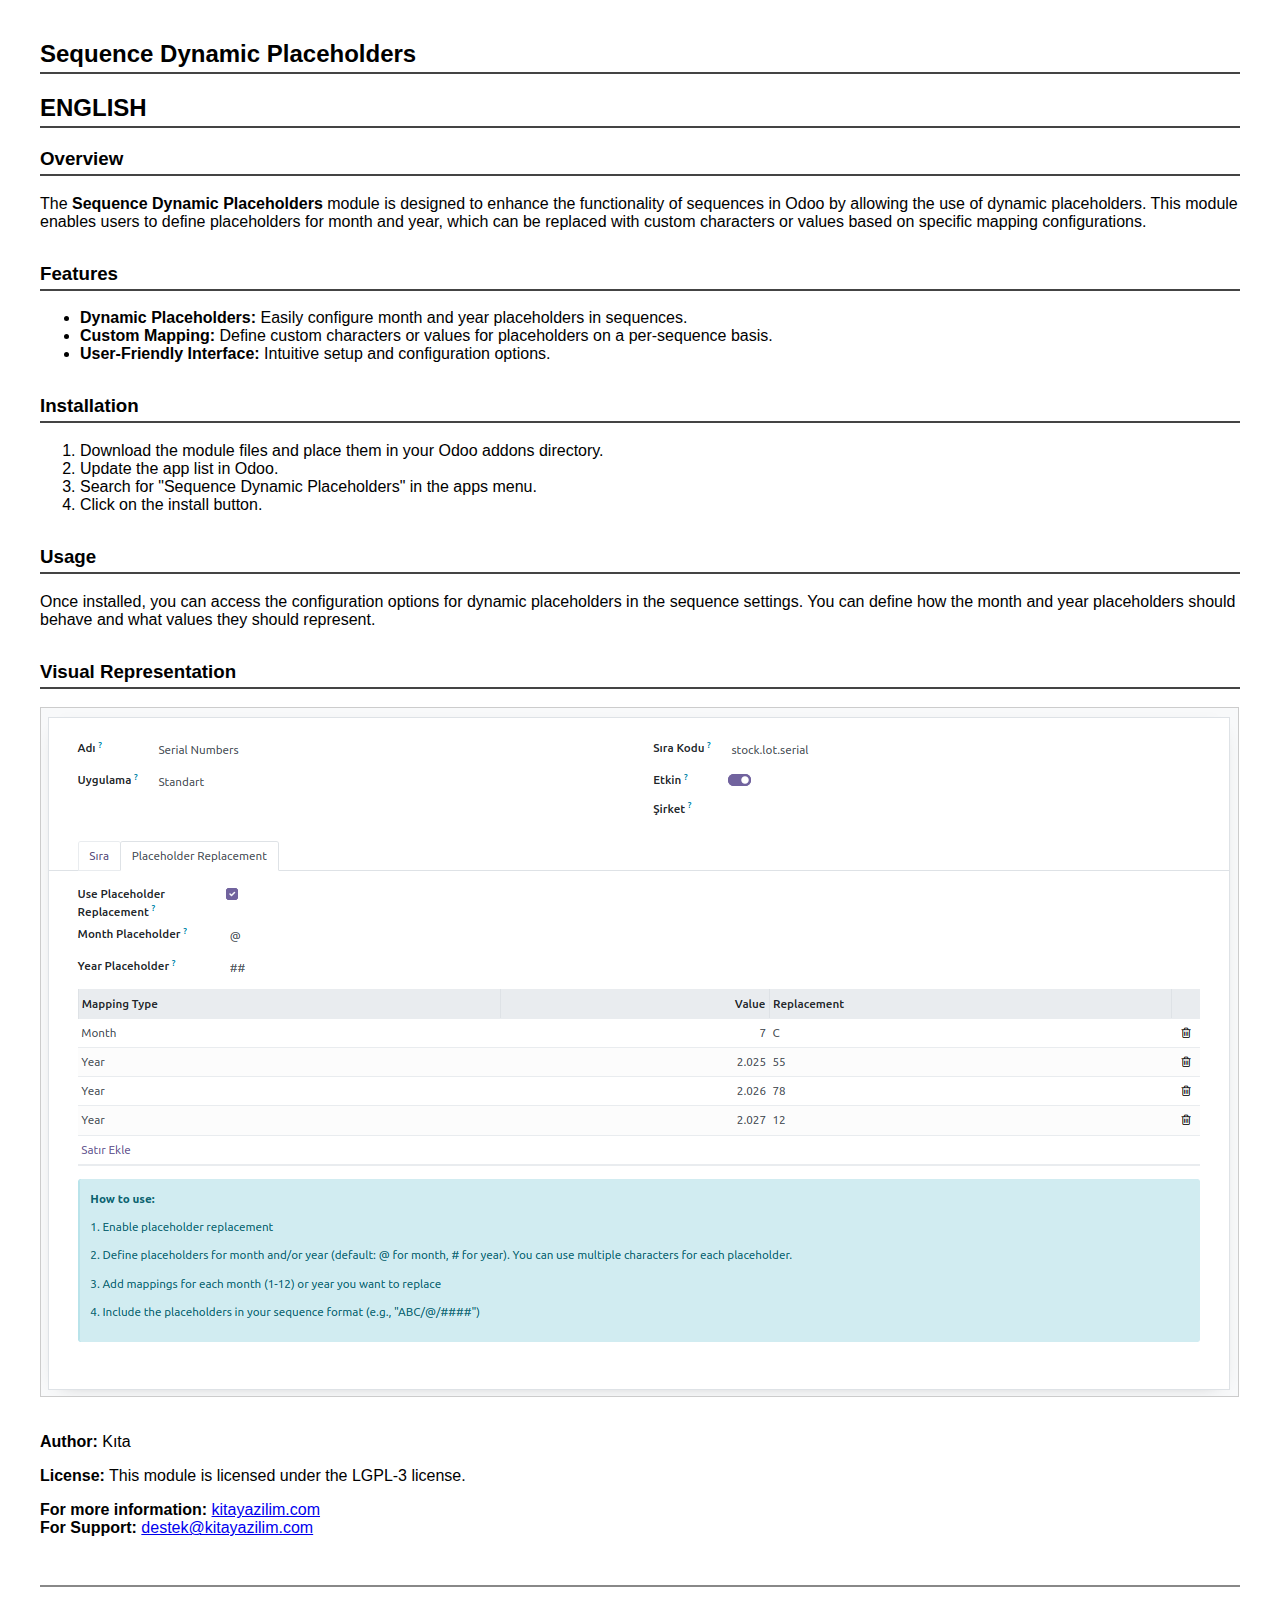
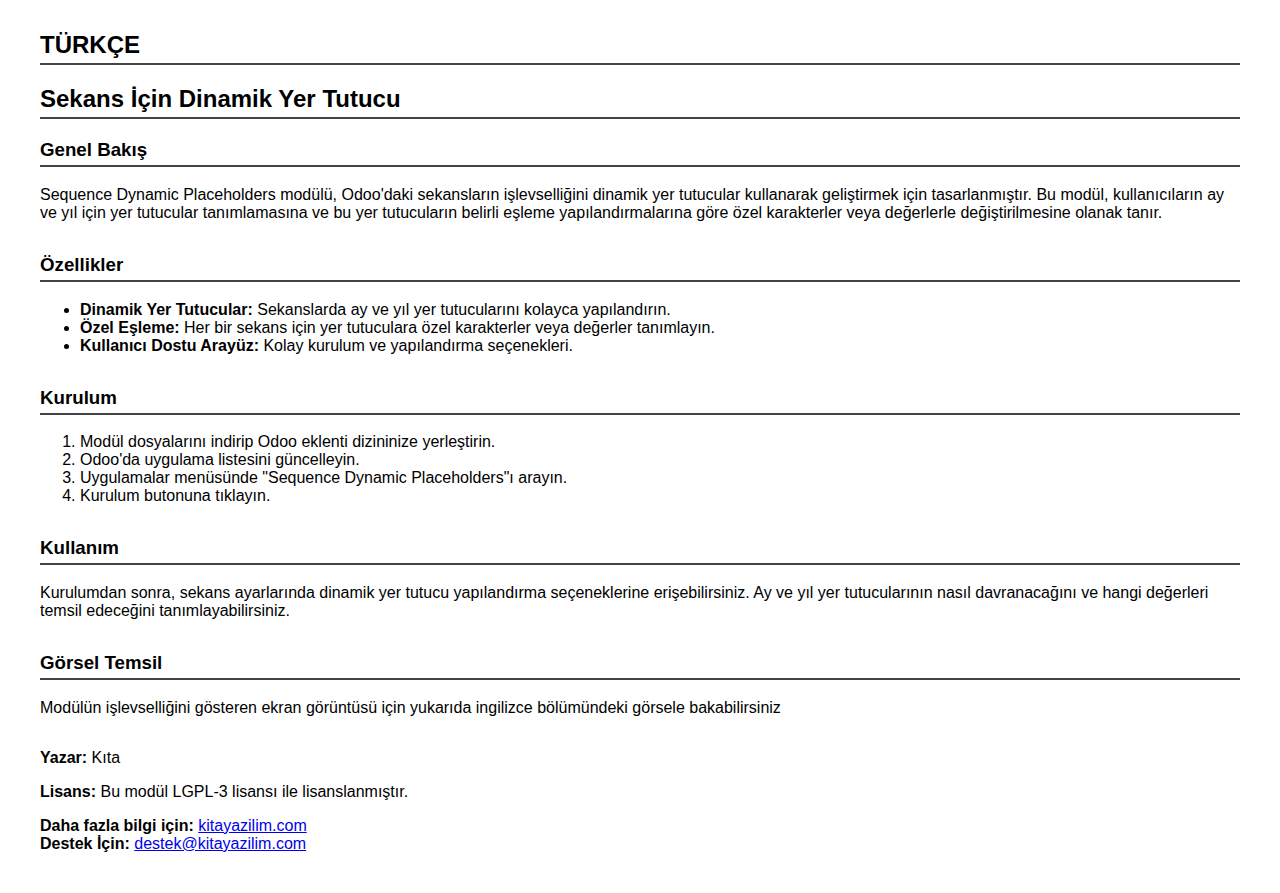
<file: mobilsoft_sequence_dynamic/static/description/index.html>
<!DOCTYPE html>
<html lang="en">
<head>
    <meta charset="UTF-8">
    <title>Sequence Dynamic Placeholders</title>
    <style>
        body { font-family: Arial, sans-serif; margin: 40px; }
        h2, h3 { border-bottom: 2px solid #444; padding-bottom: 4px; }
        ul { margin-top: 0; }
        .screenshot { margin: 20px 0; }
        .section { margin-bottom: 32px; }
        .author, .license, .contact { margin-top: 16px; }
        .tr { margin-top: 48px; border-top: 2px solid #888; padding-top: 24px; }
    </style>
</head>
<body>
    <h2>Sequence Dynamic Placeholders</h2>

    <h2>ENGLISH</h2>
    <div class="section">
        <h3>Overview</h3>
        <p>
            The <strong>Sequence Dynamic Placeholders</strong> module is designed to enhance the functionality of sequences in Odoo by allowing the use of dynamic placeholders. This module enables users to define placeholders for month and year, which can be replaced with custom characters or values based on specific mapping configurations.
        </p>
    </div>

    <div class="section">
        <h3>Features</h3>
        <ul>
            <li><strong>Dynamic Placeholders:</strong> Easily configure month and year placeholders in sequences.</li>
            <li><strong>Custom Mapping:</strong> Define custom characters or values for placeholders on a per-sequence basis.</li>
            <li><strong>User-Friendly Interface:</strong> Intuitive setup and configuration options.</li>
        </ul>
    </div>

    <div class="section">
        <h3>Installation</h3>
        <ol>
            <li>Download the module files and place them in your Odoo addons directory.</li>
            <li>Update the app list in Odoo.</li>
            <li>Search for "Sequence Dynamic Placeholders" in the apps menu.</li>
            <li>Click on the install button.</li>
        </ol>
    </div>

    <div class="section">
        <h3>Usage</h3>
        <p>
            Once installed, you can access the configuration options for dynamic placeholders in the sequence settings. You can define how the month and year placeholders should behave and what values they should represent.
        </p>
    </div>

    <div class="section screenshot">
        <h3>Visual Representation</h3>
        <img src="screenshot.png" alt="Sequence Dynamic Placeholders Screenshot" style="max-width: 1200px; border: 1px solid #ccc;">
    </div>

    <div class="author">
        <strong>Author:</strong> Kıta
    </div>
    <div class="license">
        <strong>License:</strong> This module is licensed under the LGPL-3 license.
    </div>
    <div class="contact">
        <strong>For more information:</strong> <a href="https://kitayazilim.com" target="_blank">kitayazilim.com</a><br>
        <strong>For Support:</strong> <a href="mailto:destek@kitayazilim.com">destek@kitayazilim.com</a>
    </div>

    <div class="tr mt-4">
        <h2>TÜRKÇE</h2>
        <h2>Sekans İçin Dinamik Yer Tutucu</h2>
        <div class="section">
            <h3>Genel Bakış</h3>
            <p>
                Sequence Dynamic Placeholders modülü, Odoo'daki sekansların işlevselliğini dinamik yer tutucular kullanarak geliştirmek için tasarlanmıştır. Bu modül, kullanıcıların ay ve yıl için yer tutucular tanımlamasına ve bu yer tutucuların belirli eşleme yapılandırmalarına göre özel karakterler veya değerlerle değiştirilmesine olanak tanır.
            </p>
        </div>
        <div class="section">
            <h3>Özellikler</h3>
            <ul>
                <li><strong>Dinamik Yer Tutucular:</strong> Sekanslarda ay ve yıl yer tutucularını kolayca yapılandırın.</li>
                <li><strong>Özel Eşleme:</strong> Her bir sekans için yer tutuculara özel karakterler veya değerler tanımlayın.</li>
                <li><strong>Kullanıcı Dostu Arayüz:</strong> Kolay kurulum ve yapılandırma seçenekleri.</li>
            </ul>
        </div>
        <div class="section">
            <h3>Kurulum</h3>
            <ol>
                <li>Modül dosyalarını indirip Odoo eklenti dizininize yerleştirin.</li>
                <li>Odoo'da uygulama listesini güncelleyin.</li>
                <li>Uygulamalar menüsünde "Sequence Dynamic Placeholders"ı arayın.</li>
                <li>Kurulum butonuna tıklayın.</li>
            </ol>
        </div>
        <div class="section">
            <h3>Kullanım</h3>
            <p>
                Kurulumdan sonra, sekans ayarlarında dinamik yer tutucu yapılandırma seçeneklerine erişebilirsiniz. Ay ve yıl yer tutucularının nasıl davranacağını ve hangi değerleri temsil edeceğini tanımlayabilirsiniz.
            </p>
        </div>
        <div class="section screenshot">
            <h3>Görsel Temsil</h3>
            <p>Modülün işlevselliğini gösteren ekran görüntüsü için yukarıda ingilizce bölümündeki görsele bakabilirsiniz</p>
        </div>
        <div class="author">
            <strong>Yazar:</strong> Kıta
        </div>
        <div class="license">
            <strong>Lisans:</strong> Bu modül LGPL-3 lisansı ile lisanslanmıştır.
        </div>
        <div class="contact">
            <strong>Daha fazla bilgi için:</strong> <a href="https://kitayazilim.com" target="_blank">kitayazilim.com</a><br>
            <strong>Destek İçin:</strong> <a href="mailto:destek@kitayazilim.com">destek@kitayazilim.com</a>
        </div>
    </div>
</body>
</html>
</file>
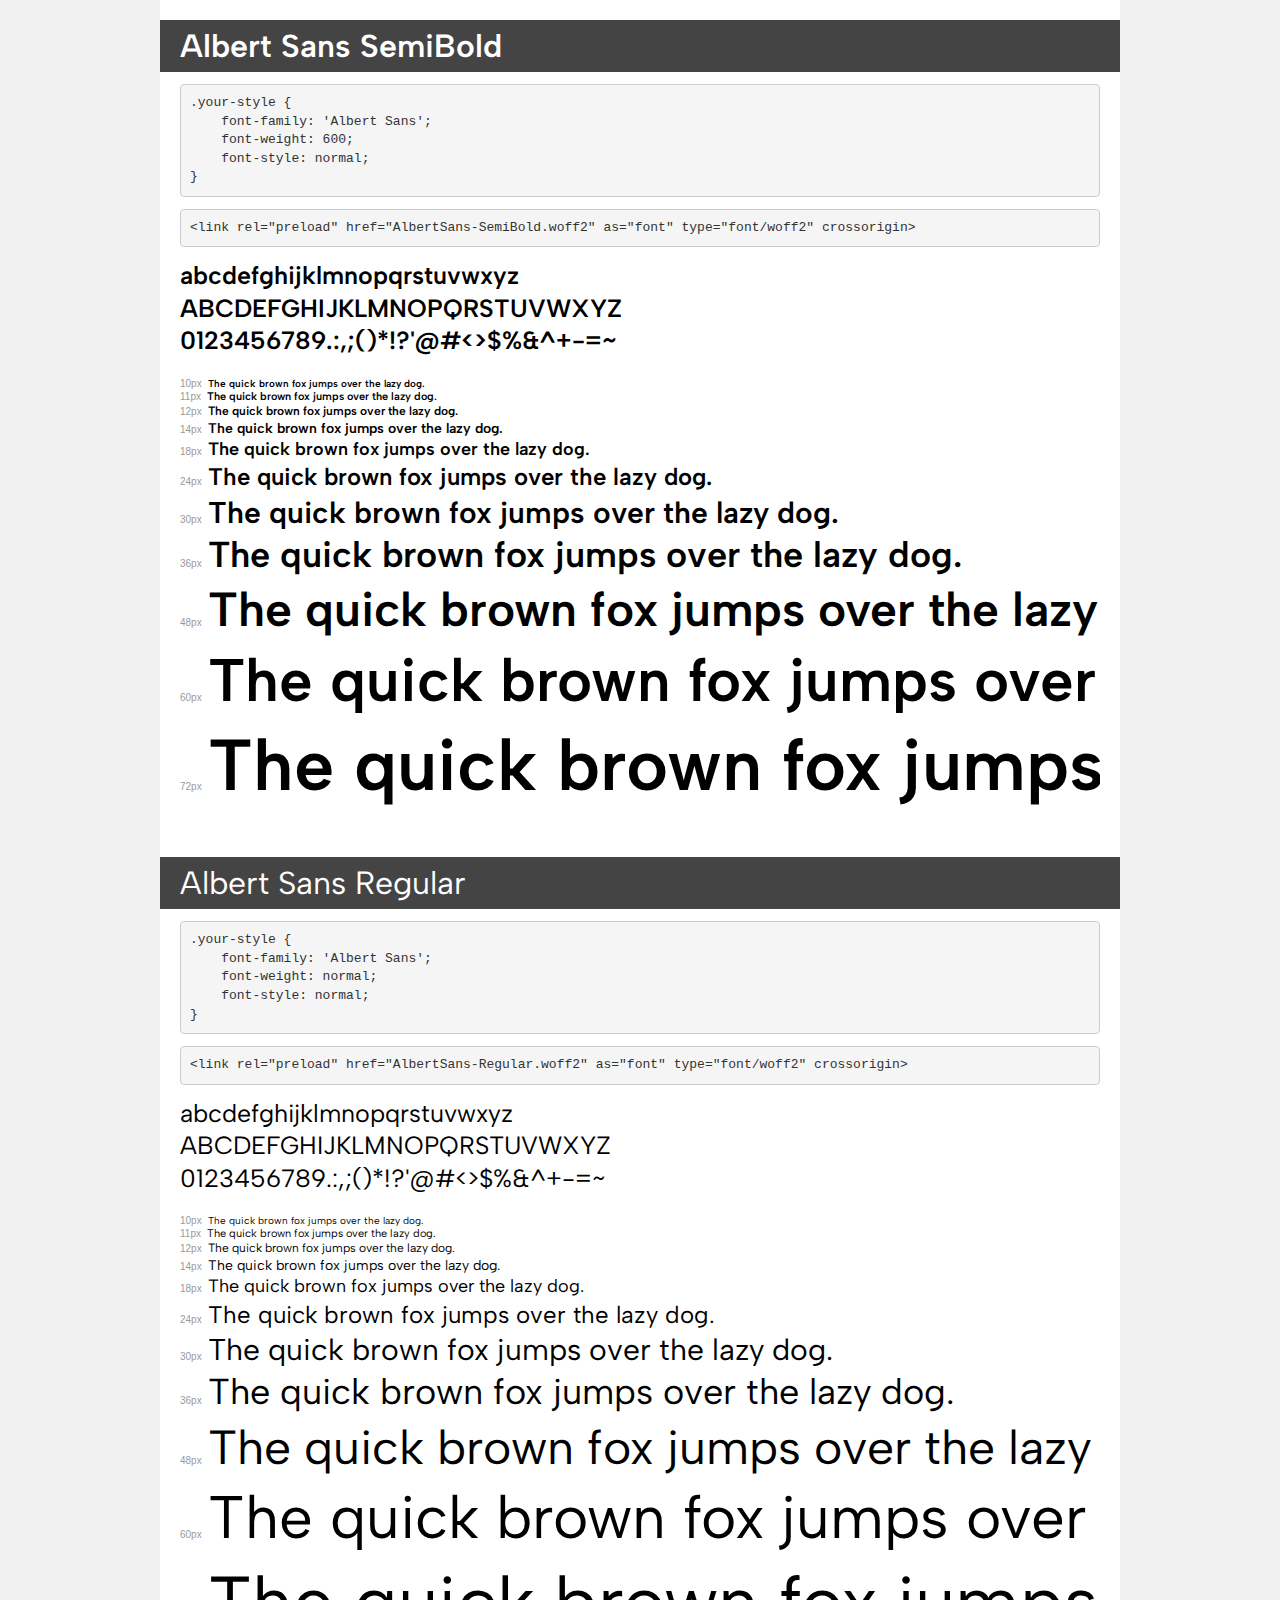
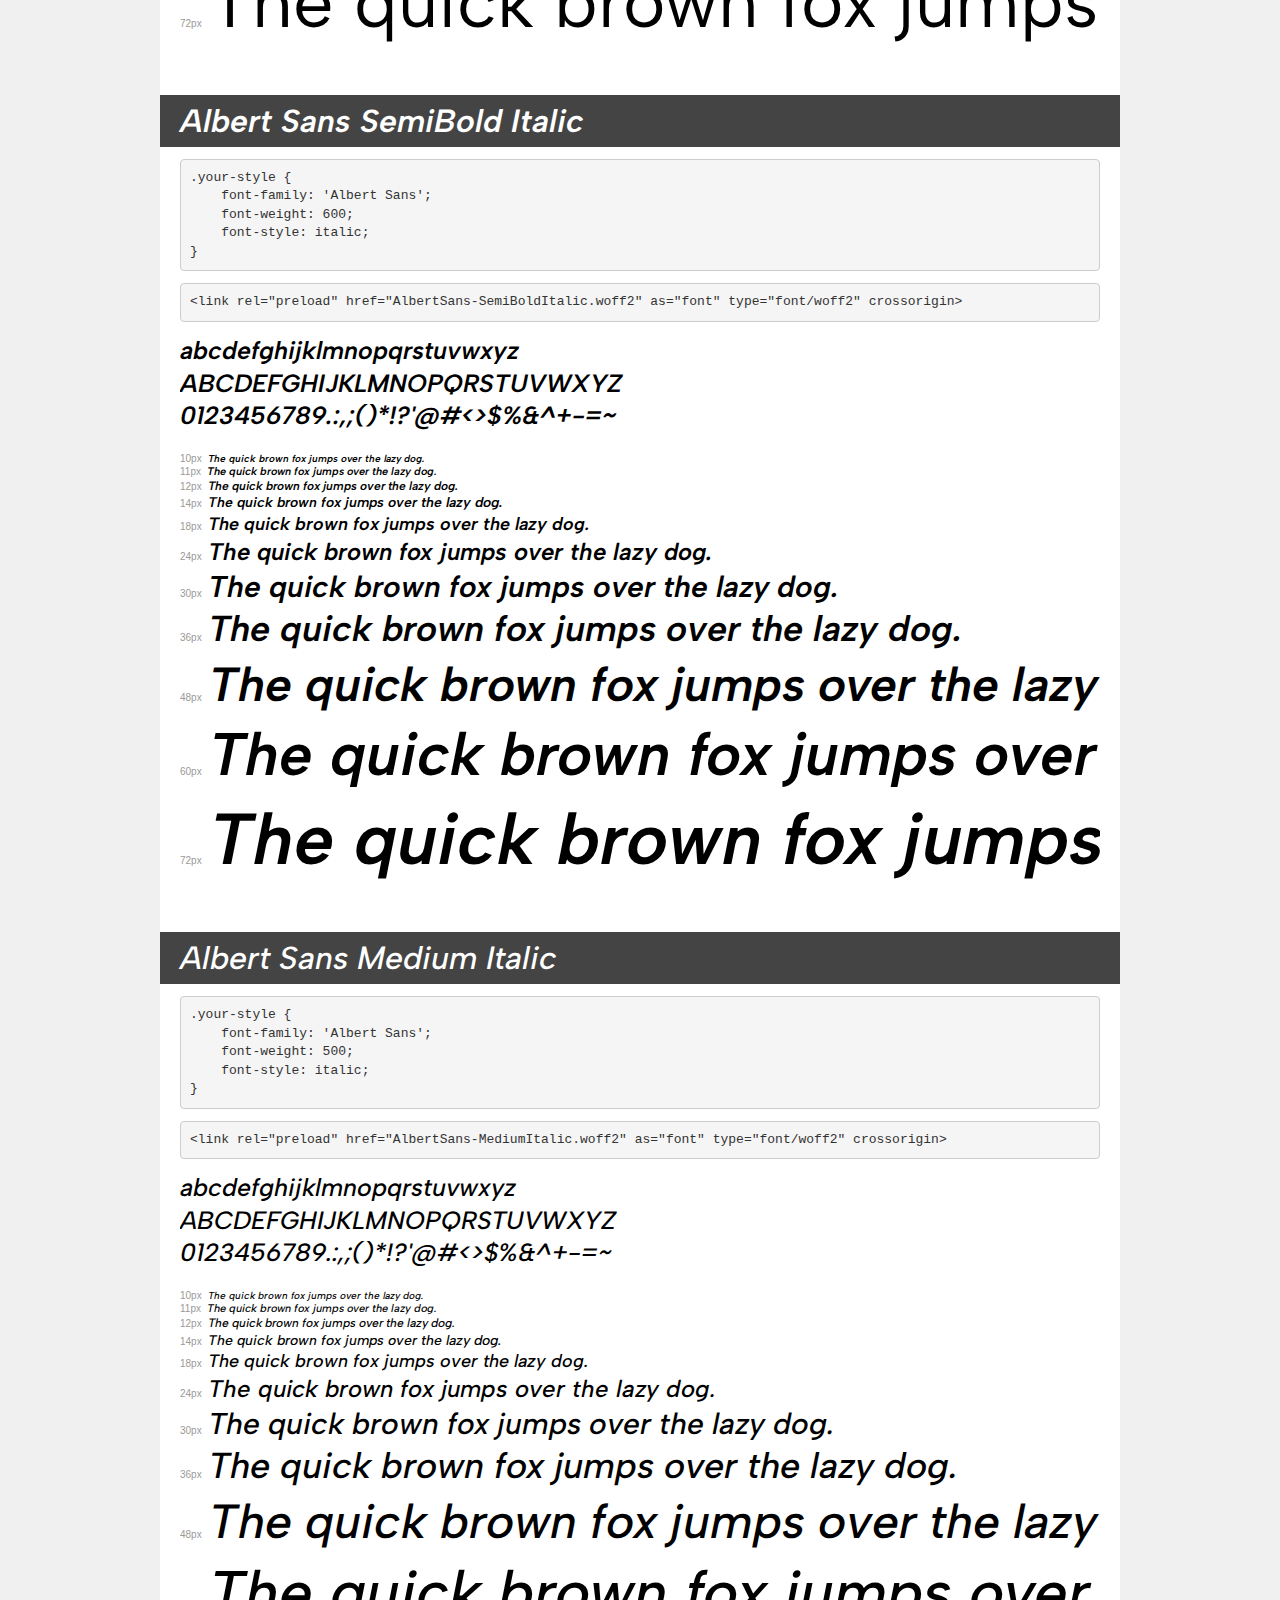
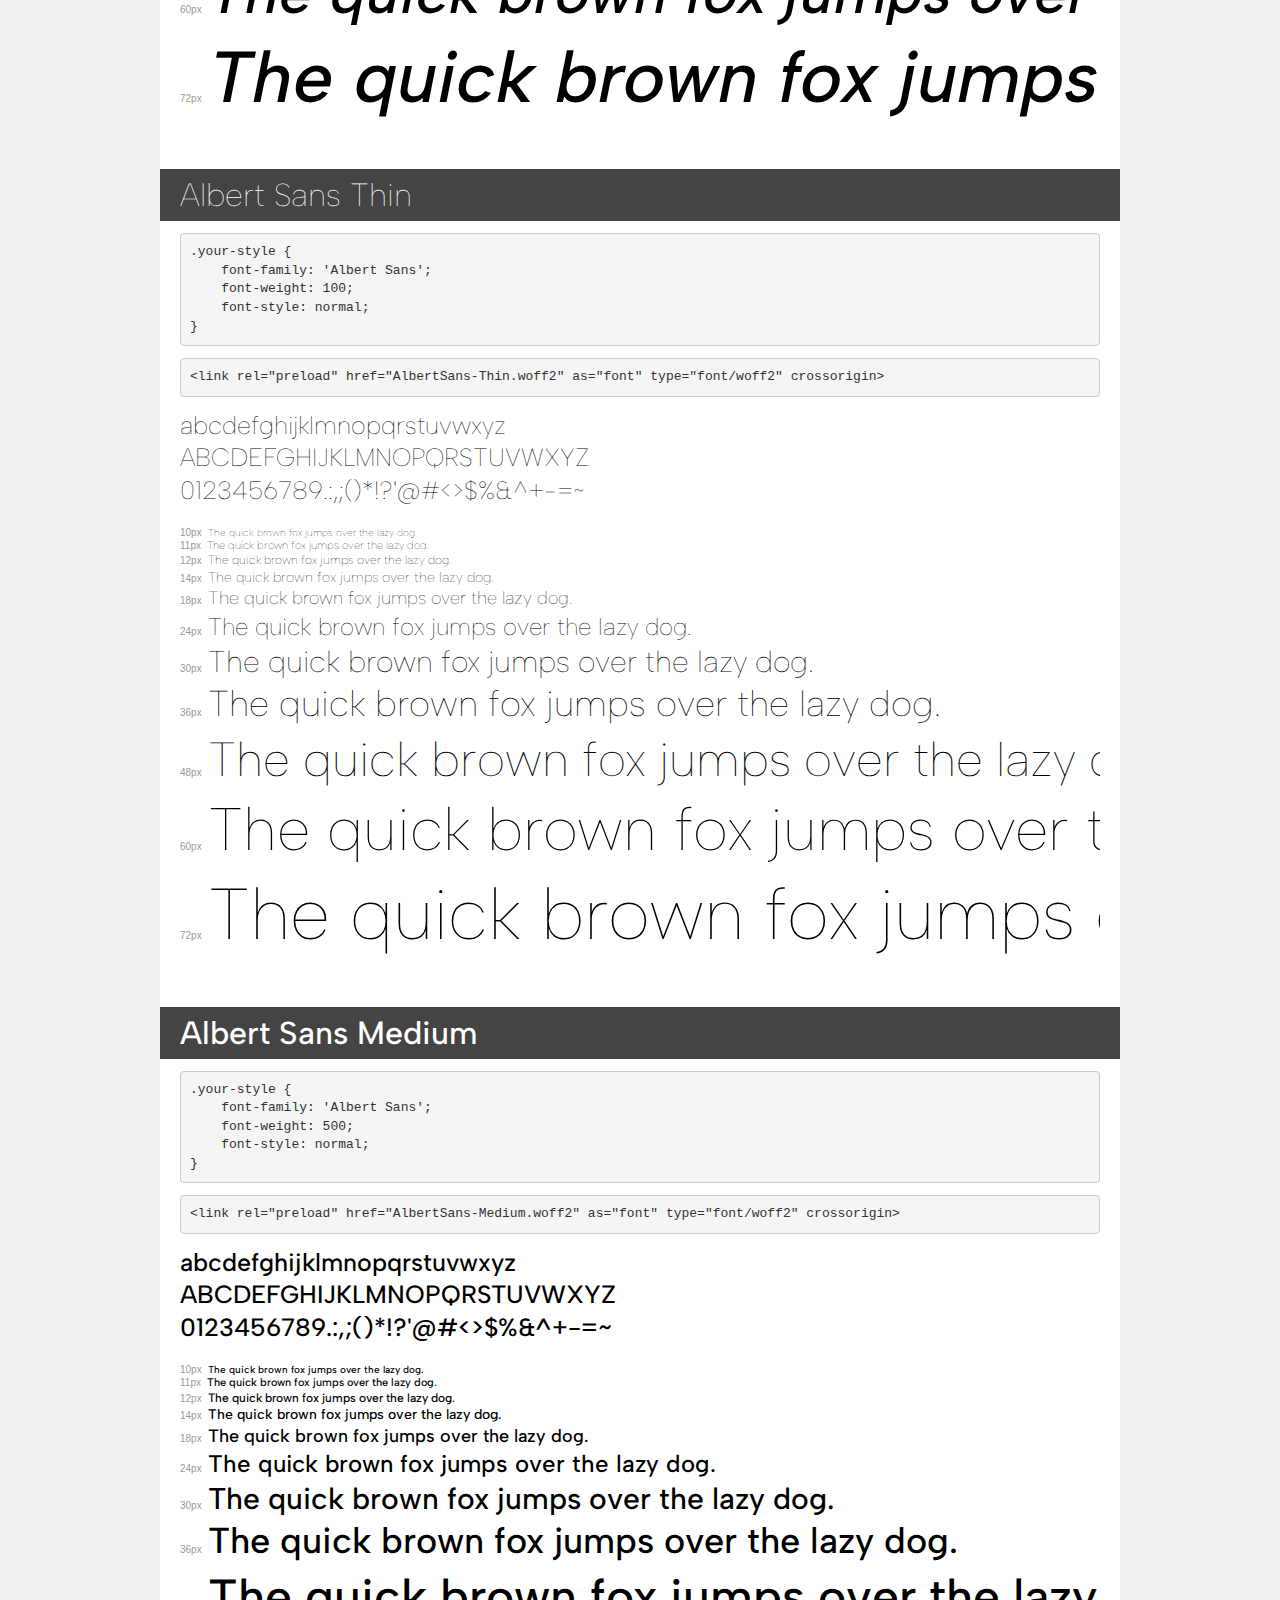
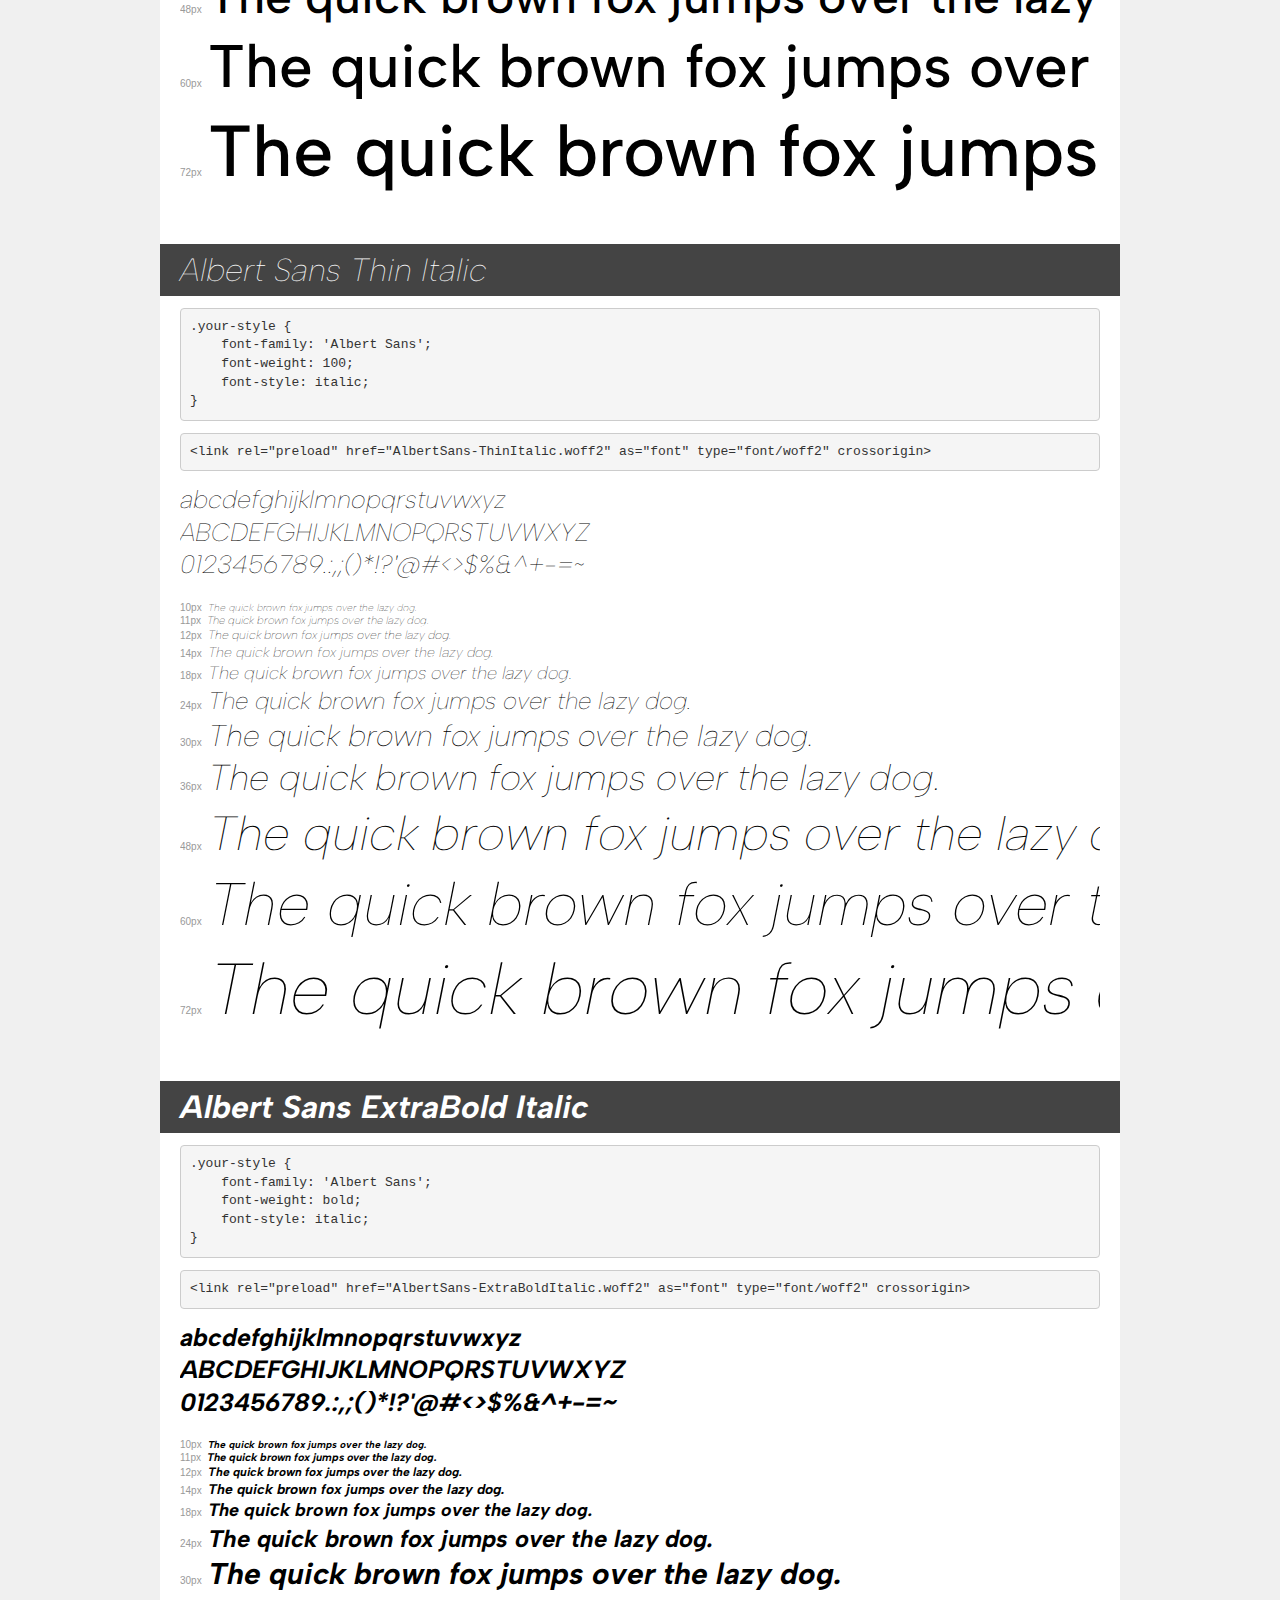
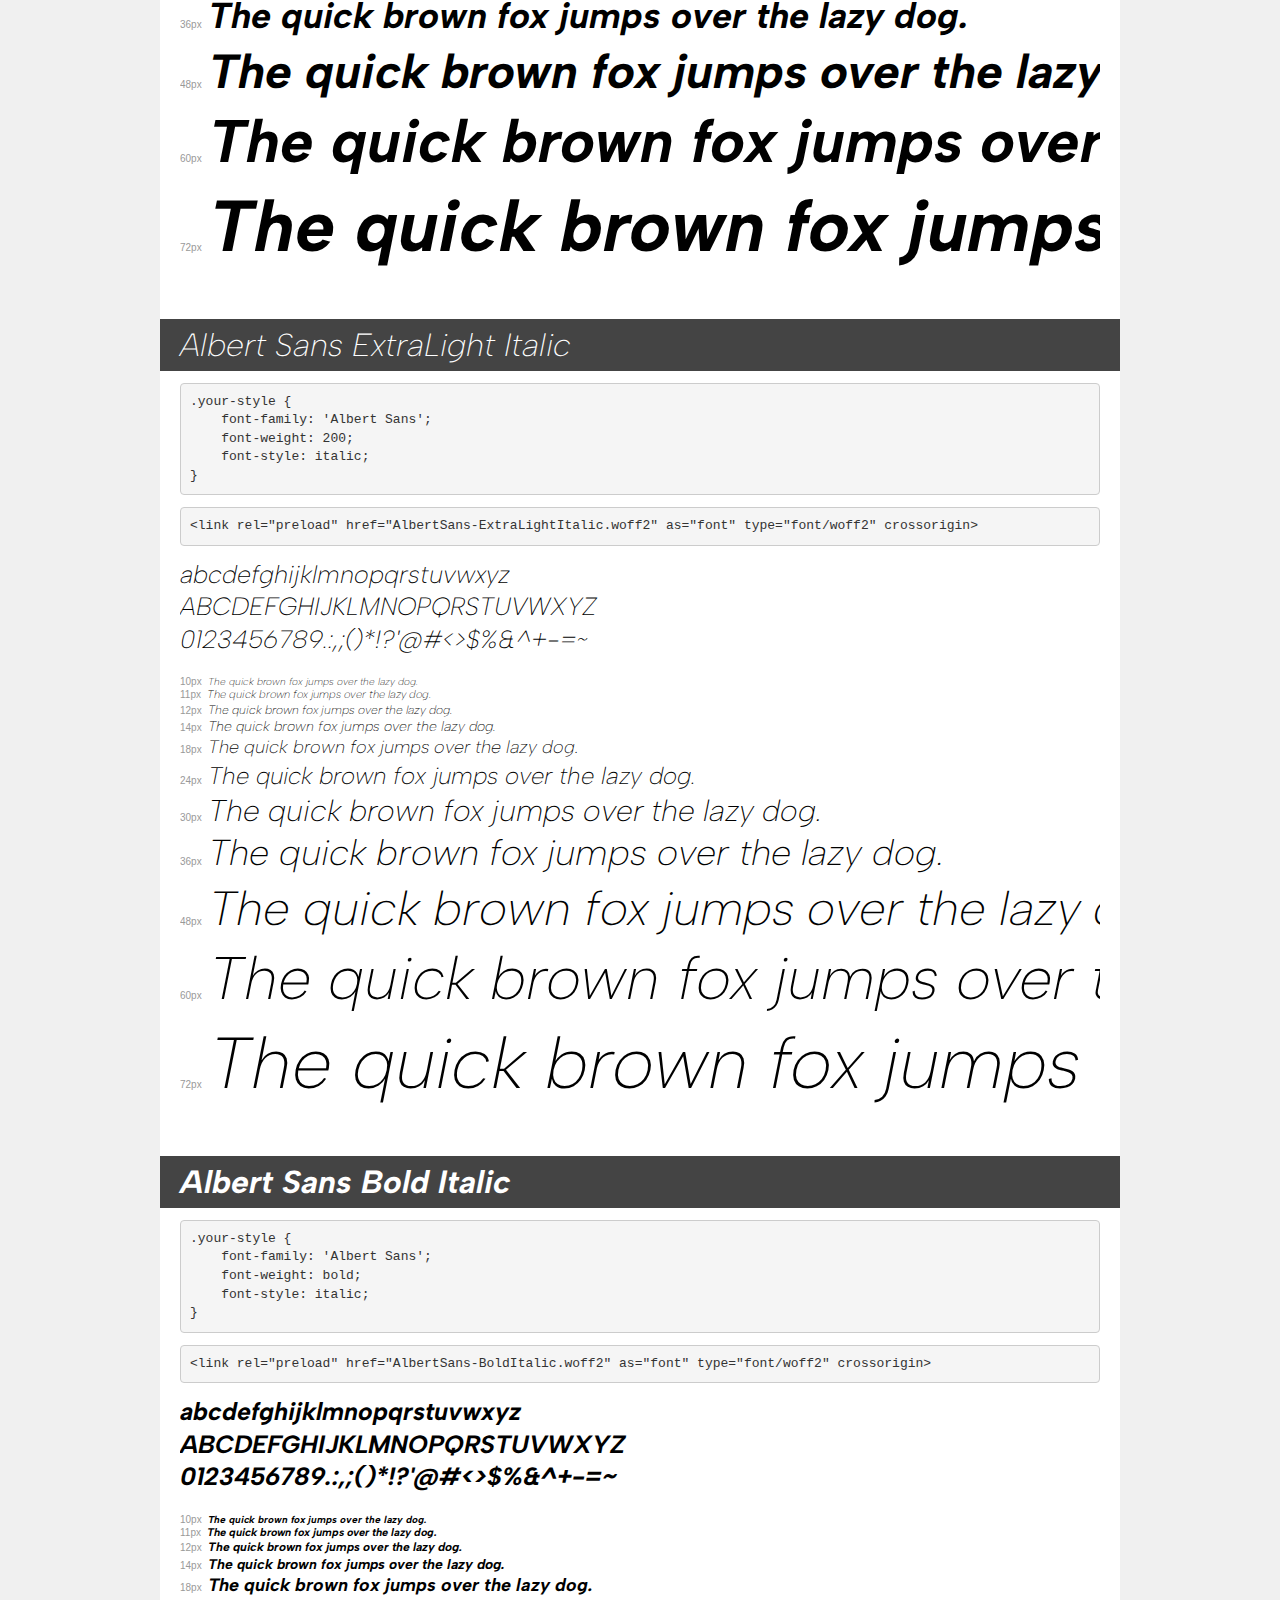
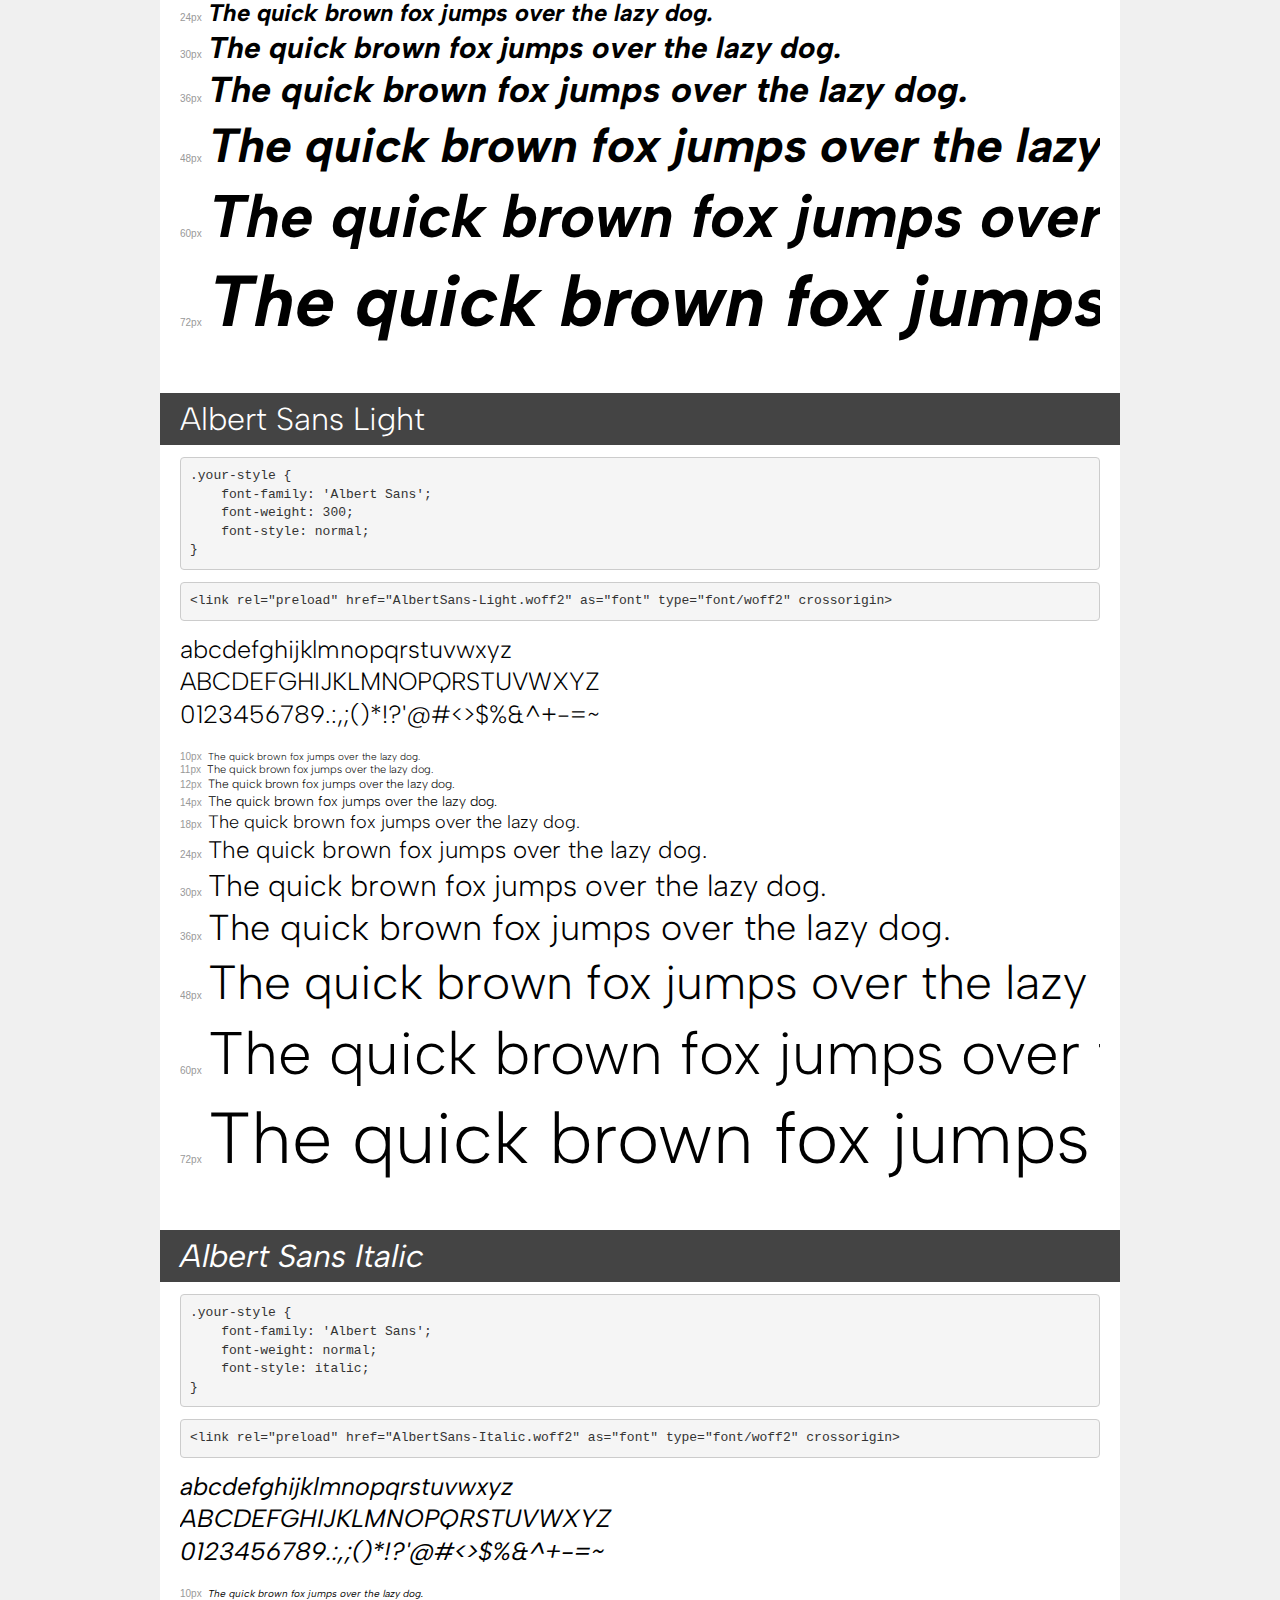
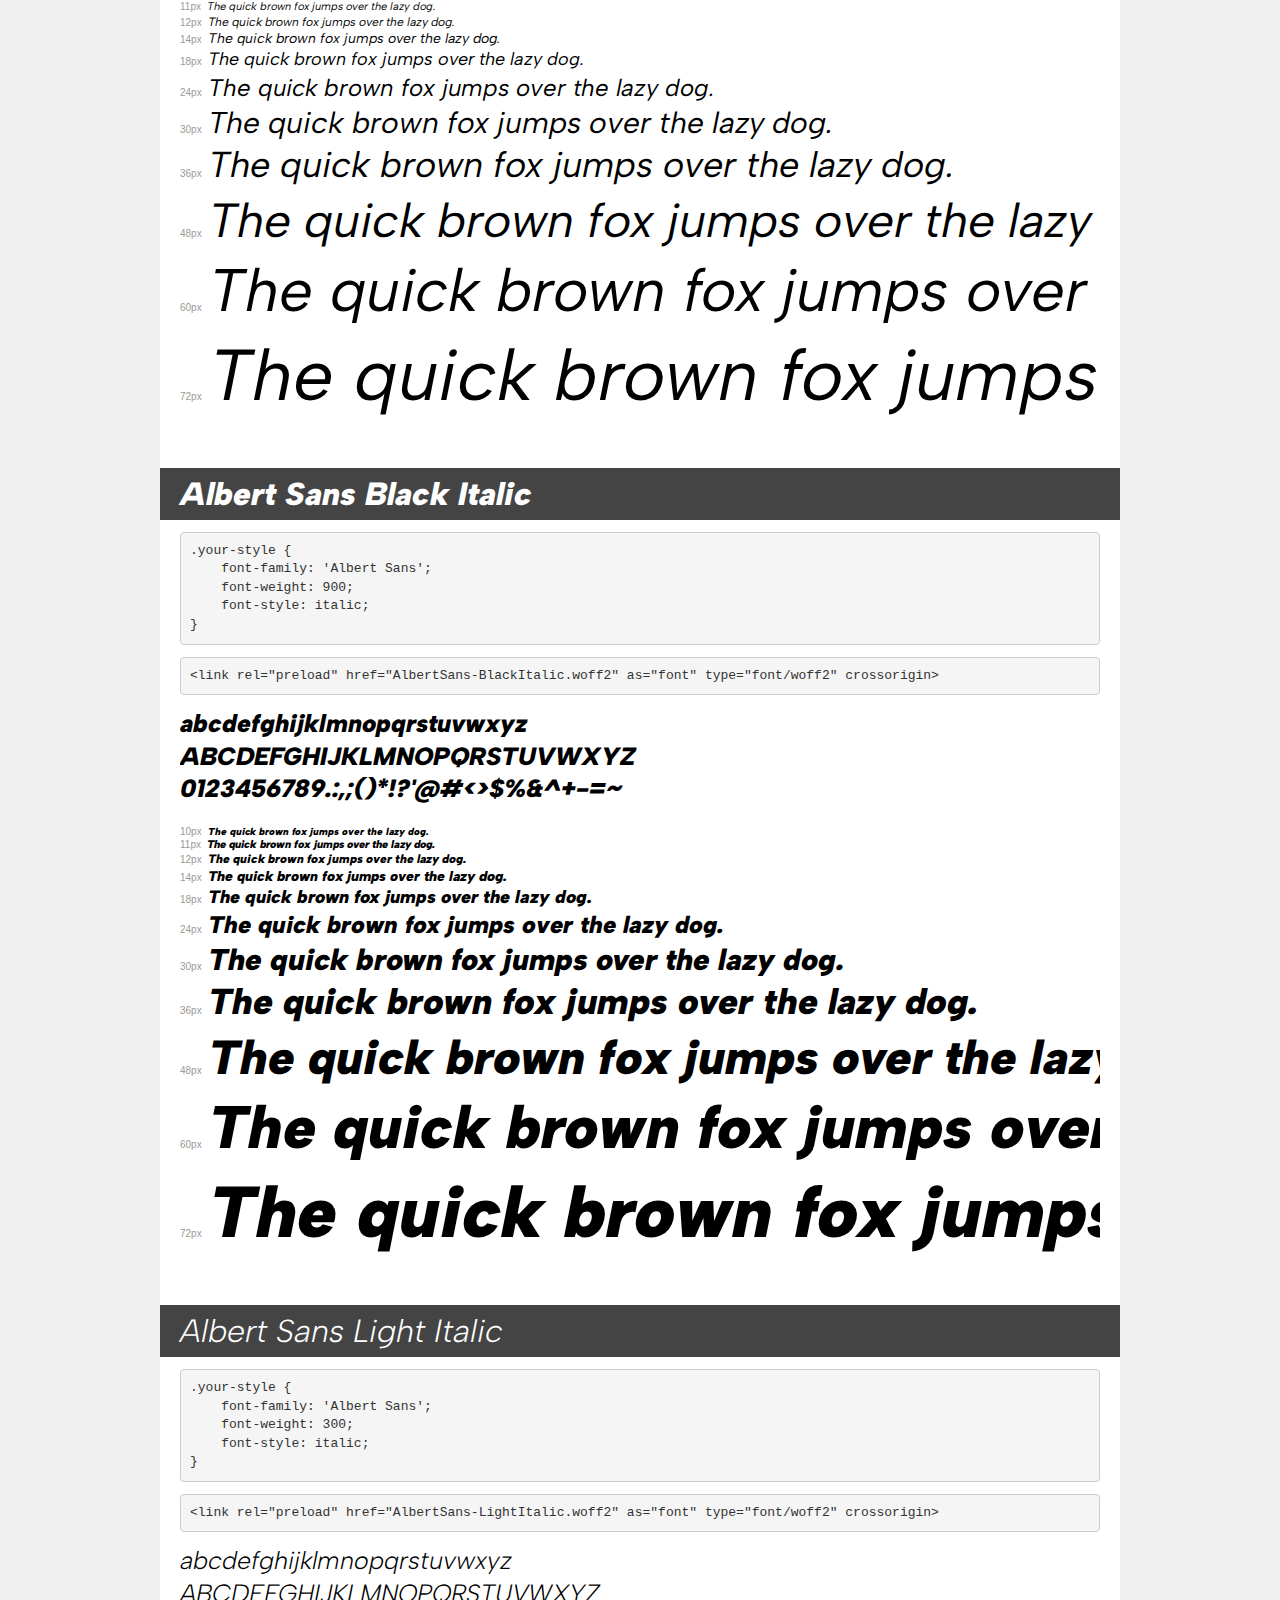
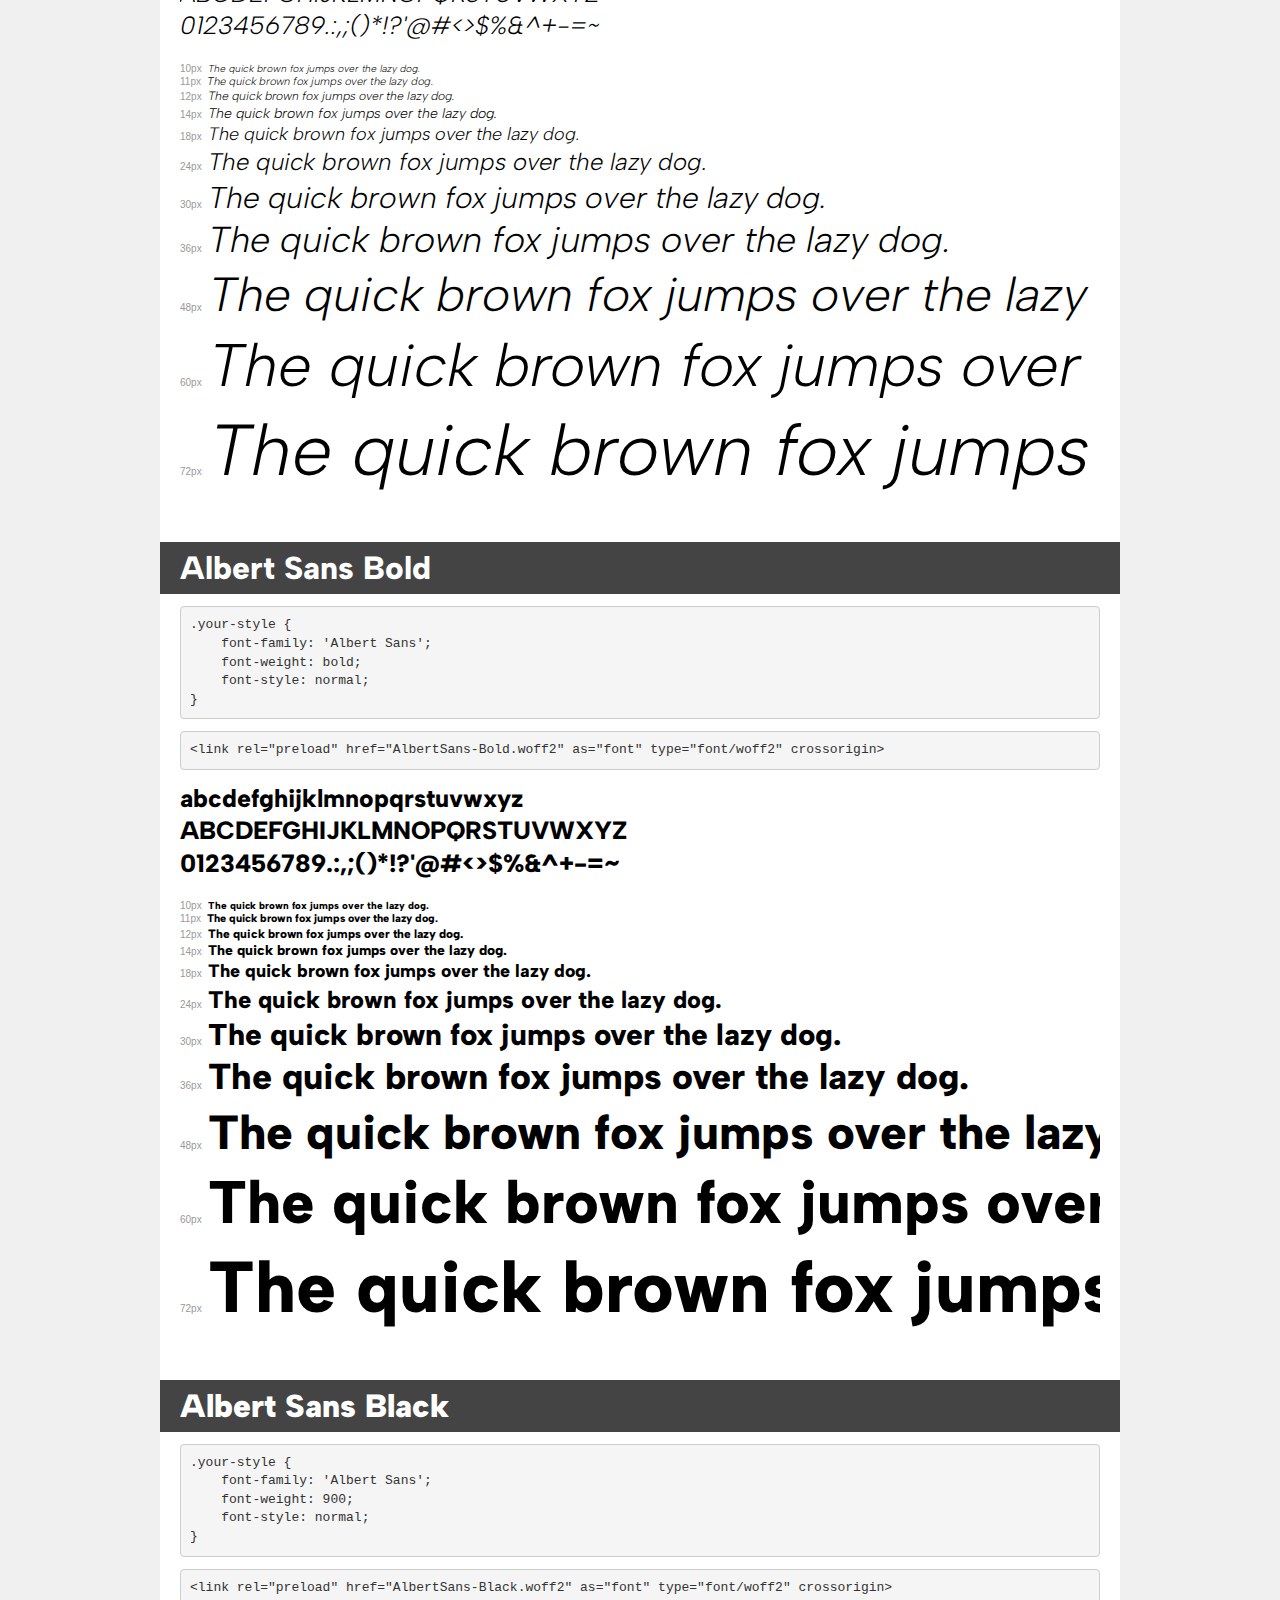
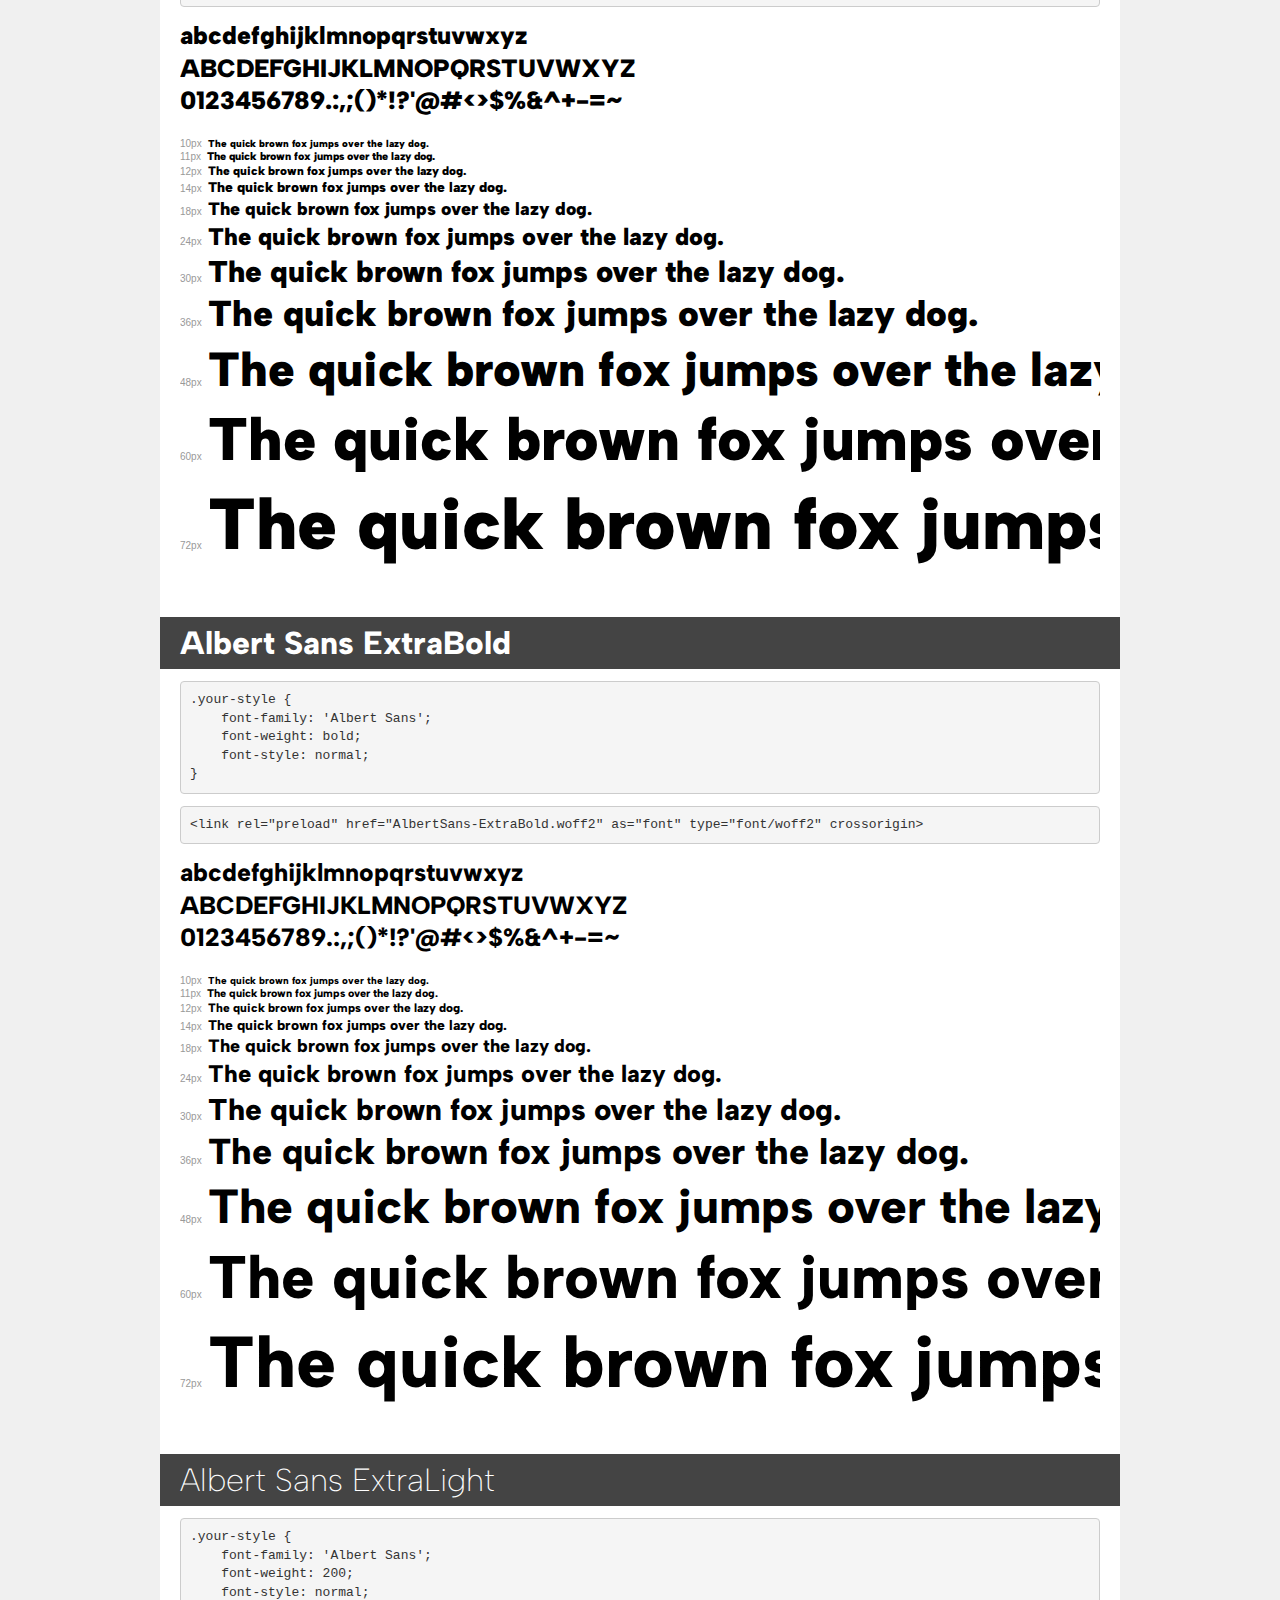
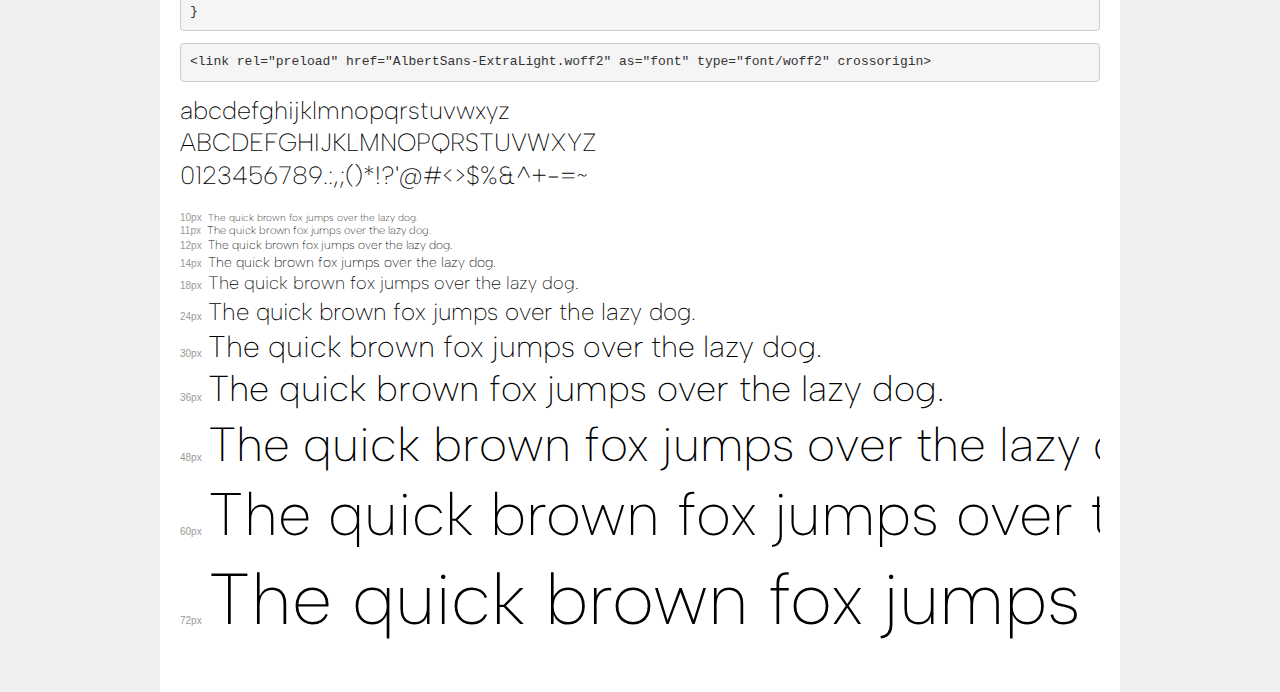
<file: theme_crest/static/fonts/Albert_Sans/demo.html>
<!DOCTYPE html>
<html lang="en">
<head>
    <meta charset="utf-8">
    <meta http-equiv="X-UA-Compatible" content="IE=edge">
    <meta name="viewport" content="width=device-width, initial-scale=1">
    <meta name="robots" content="noindex, noarchive">
    <meta name="format-detection" content="telephone=no">
    <title>Transfonter demo</title>
    <link href="stylesheet.css" rel="stylesheet">
    <style>
        /*
        http://meyerweb.com/eric/tools/css/reset/
        v2.0 | 20110126
        License: none (public domain)
        */
        html, body, div, span, applet, object, iframe,
        h1, h2, h3, h4, h5, h6, p, blockquote, pre,
        a, abbr, acronym, address, big, cite, code,
        del, dfn, em, img, ins, kbd, q, s, samp,
        small, strike, strong, sub, sup, tt, var,
        b, u, i, center,
        dl, dt, dd, ol, ul, li,
        fieldset, form, label, legend,
        table, caption, tbody, tfoot, thead, tr, th, td,
        article, aside, canvas, details, embed,
        figure, figcaption, footer, header, hgroup,
        menu, nav, output, ruby, section, summary,
        time, mark, audio, video {
            margin: 0;
            padding: 0;
            border: 0;
            font-size: 100%;
            font: inherit;
            vertical-align: baseline;
        }
        /* HTML5 display-role reset for older browsers */
        article, aside, details, figcaption, figure,
        footer, header, hgroup, menu, nav, section {
            display: block;
        }
        body {
            line-height: 1;
        }
        ol, ul {
            list-style: none;
        }
        blockquote, q {
            quotes: none;
        }
        blockquote:before, blockquote:after,
        q:before, q:after {
            content: '';
            content: none;
        }
        table {
            border-collapse: collapse;
            border-spacing: 0;
        }
        /* demo styles */
        body {
            background: #f0f0f0;
            color: #000;
        }
        .page {
            background: #fff;
            width: 920px;
            margin: 0 auto;
            padding: 20px 20px 0 20px;
            overflow: hidden;
        }
        .font-container {
            overflow-x: auto;
            overflow-y: hidden;
            margin-bottom: 40px;
            line-height: 1.3;
            white-space: nowrap;
            padding-bottom: 5px;
        }
        h1 {
            position: relative;
            background: #444;
            font-size: 32px;
            color: #fff;
            padding: 10px 20px;
            margin: 0 -20px 12px -20px;
        }
        .letters {
            font-size: 25px;
            margin-bottom: 20px;
        }
        .s10:before {
            content: '10px';
        }
        .s11:before {
            content: '11px';
        }
        .s12:before {
            content: '12px';
        }
        .s14:before {
            content: '14px';
        }
        .s18:before {
            content: '18px';
        }
        .s24:before {
            content: '24px';
        }
        .s30:before {
            content: '30px';
        }
        .s36:before {
            content: '36px';
        }
        .s48:before {
            content: '48px';
        }
        .s60:before {
            content: '60px';
        }
        .s72:before {
            content: '72px';
        }
        .s10:before, .s11:before, .s12:before, .s14:before,
        .s18:before, .s24:before, .s30:before, .s36:before,
        .s48:before, .s60:before, .s72:before {
            font-family: Arial, sans-serif;
            font-size: 10px;
            font-weight: normal;
            font-style: normal;
            color: #999;
            padding-right: 6px;
        }
        pre {
            display: block;
            padding: 9px;
            margin: 0 0 12px;
            font-family: Monaco, Menlo, Consolas, "Courier New", monospace;
            font-size: 13px;
            line-height: 1.428571429;
            color: #333;
            font-weight: normal;
            font-style: normal;
            background-color: #f5f5f5;
            border: 1px solid #ccc;
            overflow-x: auto;
            border-radius: 4px;
        }
        /* responsive */
        @media (max-width: 959px) {
            .page {
                width: auto;
                margin: 0;
            }
        }
    </style>
</head>
<body>
<div class="page">
    <div class="demo">
        <h1 style="font-family: 'Albert Sans'; font-weight: 600; font-style: normal;">Albert Sans SemiBold</h1>
        <pre title="Usage">.your-style {
    font-family: 'Albert Sans';
    font-weight: 600;
    font-style: normal;
}</pre>
        <pre title="Preload (optional)">
&lt;link rel=&quot;preload&quot; href=&quot;AlbertSans-SemiBold.woff2&quot; as=&quot;font&quot; type=&quot;font/woff2&quot; crossorigin&gt;</pre>
        <div class="font-container" style="font-family: 'Albert Sans'; font-weight: 600; font-style: normal;">
            <p class="letters">
                abcdefghijklmnopqrstuvwxyz<br>
ABCDEFGHIJKLMNOPQRSTUVWXYZ<br>
                0123456789.:,;()*!?'@#&lt;&gt;$%&^+-=~
            </p>
            <p class="s10" style="font-size: 10px;">The quick brown fox jumps over the lazy dog.</p>
            <p class="s11" style="font-size: 11px;">The quick brown fox jumps over the lazy dog.</p>
            <p class="s12" style="font-size: 12px;">The quick brown fox jumps over the lazy dog.</p>
            <p class="s14" style="font-size: 14px;">The quick brown fox jumps over the lazy dog.</p>
            <p class="s18" style="font-size: 18px;">The quick brown fox jumps over the lazy dog.</p>
            <p class="s24" style="font-size: 24px;">The quick brown fox jumps over the lazy dog.</p>
            <p class="s30" style="font-size: 30px;">The quick brown fox jumps over the lazy dog.</p>
            <p class="s36" style="font-size: 36px;">The quick brown fox jumps over the lazy dog.</p>
            <p class="s48" style="font-size: 48px;">The quick brown fox jumps over the lazy dog.</p>
            <p class="s60" style="font-size: 60px;">The quick brown fox jumps over the lazy dog.</p>
            <p class="s72" style="font-size: 72px;">The quick brown fox jumps over the lazy dog.</p>
        </div>
    </div>

    <div class="demo">
        <h1 style="font-family: 'Albert Sans'; font-weight: normal; font-style: normal;">Albert Sans Regular</h1>
        <pre title="Usage">.your-style {
    font-family: 'Albert Sans';
    font-weight: normal;
    font-style: normal;
}</pre>
        <pre title="Preload (optional)">
&lt;link rel=&quot;preload&quot; href=&quot;AlbertSans-Regular.woff2&quot; as=&quot;font&quot; type=&quot;font/woff2&quot; crossorigin&gt;</pre>
        <div class="font-container" style="font-family: 'Albert Sans'; font-weight: normal; font-style: normal;">
            <p class="letters">
                abcdefghijklmnopqrstuvwxyz<br>
ABCDEFGHIJKLMNOPQRSTUVWXYZ<br>
                0123456789.:,;()*!?'@#&lt;&gt;$%&^+-=~
            </p>
            <p class="s10" style="font-size: 10px;">The quick brown fox jumps over the lazy dog.</p>
            <p class="s11" style="font-size: 11px;">The quick brown fox jumps over the lazy dog.</p>
            <p class="s12" style="font-size: 12px;">The quick brown fox jumps over the lazy dog.</p>
            <p class="s14" style="font-size: 14px;">The quick brown fox jumps over the lazy dog.</p>
            <p class="s18" style="font-size: 18px;">The quick brown fox jumps over the lazy dog.</p>
            <p class="s24" style="font-size: 24px;">The quick brown fox jumps over the lazy dog.</p>
            <p class="s30" style="font-size: 30px;">The quick brown fox jumps over the lazy dog.</p>
            <p class="s36" style="font-size: 36px;">The quick brown fox jumps over the lazy dog.</p>
            <p class="s48" style="font-size: 48px;">The quick brown fox jumps over the lazy dog.</p>
            <p class="s60" style="font-size: 60px;">The quick brown fox jumps over the lazy dog.</p>
            <p class="s72" style="font-size: 72px;">The quick brown fox jumps over the lazy dog.</p>
        </div>
    </div>

    <div class="demo">
        <h1 style="font-family: 'Albert Sans'; font-weight: 600; font-style: italic;">Albert Sans SemiBold Italic</h1>
        <pre title="Usage">.your-style {
    font-family: 'Albert Sans';
    font-weight: 600;
    font-style: italic;
}</pre>
        <pre title="Preload (optional)">
&lt;link rel=&quot;preload&quot; href=&quot;AlbertSans-SemiBoldItalic.woff2&quot; as=&quot;font&quot; type=&quot;font/woff2&quot; crossorigin&gt;</pre>
        <div class="font-container" style="font-family: 'Albert Sans'; font-weight: 600; font-style: italic;">
            <p class="letters">
                abcdefghijklmnopqrstuvwxyz<br>
ABCDEFGHIJKLMNOPQRSTUVWXYZ<br>
                0123456789.:,;()*!?'@#&lt;&gt;$%&^+-=~
            </p>
            <p class="s10" style="font-size: 10px;">The quick brown fox jumps over the lazy dog.</p>
            <p class="s11" style="font-size: 11px;">The quick brown fox jumps over the lazy dog.</p>
            <p class="s12" style="font-size: 12px;">The quick brown fox jumps over the lazy dog.</p>
            <p class="s14" style="font-size: 14px;">The quick brown fox jumps over the lazy dog.</p>
            <p class="s18" style="font-size: 18px;">The quick brown fox jumps over the lazy dog.</p>
            <p class="s24" style="font-size: 24px;">The quick brown fox jumps over the lazy dog.</p>
            <p class="s30" style="font-size: 30px;">The quick brown fox jumps over the lazy dog.</p>
            <p class="s36" style="font-size: 36px;">The quick brown fox jumps over the lazy dog.</p>
            <p class="s48" style="font-size: 48px;">The quick brown fox jumps over the lazy dog.</p>
            <p class="s60" style="font-size: 60px;">The quick brown fox jumps over the lazy dog.</p>
            <p class="s72" style="font-size: 72px;">The quick brown fox jumps over the lazy dog.</p>
        </div>
    </div>

    <div class="demo">
        <h1 style="font-family: 'Albert Sans'; font-weight: 500; font-style: italic;">Albert Sans Medium Italic</h1>
        <pre title="Usage">.your-style {
    font-family: 'Albert Sans';
    font-weight: 500;
    font-style: italic;
}</pre>
        <pre title="Preload (optional)">
&lt;link rel=&quot;preload&quot; href=&quot;AlbertSans-MediumItalic.woff2&quot; as=&quot;font&quot; type=&quot;font/woff2&quot; crossorigin&gt;</pre>
        <div class="font-container" style="font-family: 'Albert Sans'; font-weight: 500; font-style: italic;">
            <p class="letters">
                abcdefghijklmnopqrstuvwxyz<br>
ABCDEFGHIJKLMNOPQRSTUVWXYZ<br>
                0123456789.:,;()*!?'@#&lt;&gt;$%&^+-=~
            </p>
            <p class="s10" style="font-size: 10px;">The quick brown fox jumps over the lazy dog.</p>
            <p class="s11" style="font-size: 11px;">The quick brown fox jumps over the lazy dog.</p>
            <p class="s12" style="font-size: 12px;">The quick brown fox jumps over the lazy dog.</p>
            <p class="s14" style="font-size: 14px;">The quick brown fox jumps over the lazy dog.</p>
            <p class="s18" style="font-size: 18px;">The quick brown fox jumps over the lazy dog.</p>
            <p class="s24" style="font-size: 24px;">The quick brown fox jumps over the lazy dog.</p>
            <p class="s30" style="font-size: 30px;">The quick brown fox jumps over the lazy dog.</p>
            <p class="s36" style="font-size: 36px;">The quick brown fox jumps over the lazy dog.</p>
            <p class="s48" style="font-size: 48px;">The quick brown fox jumps over the lazy dog.</p>
            <p class="s60" style="font-size: 60px;">The quick brown fox jumps over the lazy dog.</p>
            <p class="s72" style="font-size: 72px;">The quick brown fox jumps over the lazy dog.</p>
        </div>
    </div>

    <div class="demo">
        <h1 style="font-family: 'Albert Sans'; font-weight: 100; font-style: normal;">Albert Sans Thin</h1>
        <pre title="Usage">.your-style {
    font-family: 'Albert Sans';
    font-weight: 100;
    font-style: normal;
}</pre>
        <pre title="Preload (optional)">
&lt;link rel=&quot;preload&quot; href=&quot;AlbertSans-Thin.woff2&quot; as=&quot;font&quot; type=&quot;font/woff2&quot; crossorigin&gt;</pre>
        <div class="font-container" style="font-family: 'Albert Sans'; font-weight: 100; font-style: normal;">
            <p class="letters">
                abcdefghijklmnopqrstuvwxyz<br>
ABCDEFGHIJKLMNOPQRSTUVWXYZ<br>
                0123456789.:,;()*!?'@#&lt;&gt;$%&^+-=~
            </p>
            <p class="s10" style="font-size: 10px;">The quick brown fox jumps over the lazy dog.</p>
            <p class="s11" style="font-size: 11px;">The quick brown fox jumps over the lazy dog.</p>
            <p class="s12" style="font-size: 12px;">The quick brown fox jumps over the lazy dog.</p>
            <p class="s14" style="font-size: 14px;">The quick brown fox jumps over the lazy dog.</p>
            <p class="s18" style="font-size: 18px;">The quick brown fox jumps over the lazy dog.</p>
            <p class="s24" style="font-size: 24px;">The quick brown fox jumps over the lazy dog.</p>
            <p class="s30" style="font-size: 30px;">The quick brown fox jumps over the lazy dog.</p>
            <p class="s36" style="font-size: 36px;">The quick brown fox jumps over the lazy dog.</p>
            <p class="s48" style="font-size: 48px;">The quick brown fox jumps over the lazy dog.</p>
            <p class="s60" style="font-size: 60px;">The quick brown fox jumps over the lazy dog.</p>
            <p class="s72" style="font-size: 72px;">The quick brown fox jumps over the lazy dog.</p>
        </div>
    </div>

    <div class="demo">
        <h1 style="font-family: 'Albert Sans'; font-weight: 500; font-style: normal;">Albert Sans Medium</h1>
        <pre title="Usage">.your-style {
    font-family: 'Albert Sans';
    font-weight: 500;
    font-style: normal;
}</pre>
        <pre title="Preload (optional)">
&lt;link rel=&quot;preload&quot; href=&quot;AlbertSans-Medium.woff2&quot; as=&quot;font&quot; type=&quot;font/woff2&quot; crossorigin&gt;</pre>
        <div class="font-container" style="font-family: 'Albert Sans'; font-weight: 500; font-style: normal;">
            <p class="letters">
                abcdefghijklmnopqrstuvwxyz<br>
ABCDEFGHIJKLMNOPQRSTUVWXYZ<br>
                0123456789.:,;()*!?'@#&lt;&gt;$%&^+-=~
            </p>
            <p class="s10" style="font-size: 10px;">The quick brown fox jumps over the lazy dog.</p>
            <p class="s11" style="font-size: 11px;">The quick brown fox jumps over the lazy dog.</p>
            <p class="s12" style="font-size: 12px;">The quick brown fox jumps over the lazy dog.</p>
            <p class="s14" style="font-size: 14px;">The quick brown fox jumps over the lazy dog.</p>
            <p class="s18" style="font-size: 18px;">The quick brown fox jumps over the lazy dog.</p>
            <p class="s24" style="font-size: 24px;">The quick brown fox jumps over the lazy dog.</p>
            <p class="s30" style="font-size: 30px;">The quick brown fox jumps over the lazy dog.</p>
            <p class="s36" style="font-size: 36px;">The quick brown fox jumps over the lazy dog.</p>
            <p class="s48" style="font-size: 48px;">The quick brown fox jumps over the lazy dog.</p>
            <p class="s60" style="font-size: 60px;">The quick brown fox jumps over the lazy dog.</p>
            <p class="s72" style="font-size: 72px;">The quick brown fox jumps over the lazy dog.</p>
        </div>
    </div>

    <div class="demo">
        <h1 style="font-family: 'Albert Sans'; font-weight: 100; font-style: italic;">Albert Sans Thin Italic</h1>
        <pre title="Usage">.your-style {
    font-family: 'Albert Sans';
    font-weight: 100;
    font-style: italic;
}</pre>
        <pre title="Preload (optional)">
&lt;link rel=&quot;preload&quot; href=&quot;AlbertSans-ThinItalic.woff2&quot; as=&quot;font&quot; type=&quot;font/woff2&quot; crossorigin&gt;</pre>
        <div class="font-container" style="font-family: 'Albert Sans'; font-weight: 100; font-style: italic;">
            <p class="letters">
                abcdefghijklmnopqrstuvwxyz<br>
ABCDEFGHIJKLMNOPQRSTUVWXYZ<br>
                0123456789.:,;()*!?'@#&lt;&gt;$%&^+-=~
            </p>
            <p class="s10" style="font-size: 10px;">The quick brown fox jumps over the lazy dog.</p>
            <p class="s11" style="font-size: 11px;">The quick brown fox jumps over the lazy dog.</p>
            <p class="s12" style="font-size: 12px;">The quick brown fox jumps over the lazy dog.</p>
            <p class="s14" style="font-size: 14px;">The quick brown fox jumps over the lazy dog.</p>
            <p class="s18" style="font-size: 18px;">The quick brown fox jumps over the lazy dog.</p>
            <p class="s24" style="font-size: 24px;">The quick brown fox jumps over the lazy dog.</p>
            <p class="s30" style="font-size: 30px;">The quick brown fox jumps over the lazy dog.</p>
            <p class="s36" style="font-size: 36px;">The quick brown fox jumps over the lazy dog.</p>
            <p class="s48" style="font-size: 48px;">The quick brown fox jumps over the lazy dog.</p>
            <p class="s60" style="font-size: 60px;">The quick brown fox jumps over the lazy dog.</p>
            <p class="s72" style="font-size: 72px;">The quick brown fox jumps over the lazy dog.</p>
        </div>
    </div>

    <div class="demo">
        <h1 style="font-family: 'Albert Sans'; font-weight: bold; font-style: italic;">Albert Sans ExtraBold Italic</h1>
        <pre title="Usage">.your-style {
    font-family: 'Albert Sans';
    font-weight: bold;
    font-style: italic;
}</pre>
        <pre title="Preload (optional)">
&lt;link rel=&quot;preload&quot; href=&quot;AlbertSans-ExtraBoldItalic.woff2&quot; as=&quot;font&quot; type=&quot;font/woff2&quot; crossorigin&gt;</pre>
        <div class="font-container" style="font-family: 'Albert Sans'; font-weight: bold; font-style: italic;">
            <p class="letters">
                abcdefghijklmnopqrstuvwxyz<br>
ABCDEFGHIJKLMNOPQRSTUVWXYZ<br>
                0123456789.:,;()*!?'@#&lt;&gt;$%&^+-=~
            </p>
            <p class="s10" style="font-size: 10px;">The quick brown fox jumps over the lazy dog.</p>
            <p class="s11" style="font-size: 11px;">The quick brown fox jumps over the lazy dog.</p>
            <p class="s12" style="font-size: 12px;">The quick brown fox jumps over the lazy dog.</p>
            <p class="s14" style="font-size: 14px;">The quick brown fox jumps over the lazy dog.</p>
            <p class="s18" style="font-size: 18px;">The quick brown fox jumps over the lazy dog.</p>
            <p class="s24" style="font-size: 24px;">The quick brown fox jumps over the lazy dog.</p>
            <p class="s30" style="font-size: 30px;">The quick brown fox jumps over the lazy dog.</p>
            <p class="s36" style="font-size: 36px;">The quick brown fox jumps over the lazy dog.</p>
            <p class="s48" style="font-size: 48px;">The quick brown fox jumps over the lazy dog.</p>
            <p class="s60" style="font-size: 60px;">The quick brown fox jumps over the lazy dog.</p>
            <p class="s72" style="font-size: 72px;">The quick brown fox jumps over the lazy dog.</p>
        </div>
    </div>

    <div class="demo">
        <h1 style="font-family: 'Albert Sans'; font-weight: 200; font-style: italic;">Albert Sans ExtraLight Italic</h1>
        <pre title="Usage">.your-style {
    font-family: 'Albert Sans';
    font-weight: 200;
    font-style: italic;
}</pre>
        <pre title="Preload (optional)">
&lt;link rel=&quot;preload&quot; href=&quot;AlbertSans-ExtraLightItalic.woff2&quot; as=&quot;font&quot; type=&quot;font/woff2&quot; crossorigin&gt;</pre>
        <div class="font-container" style="font-family: 'Albert Sans'; font-weight: 200; font-style: italic;">
            <p class="letters">
                abcdefghijklmnopqrstuvwxyz<br>
ABCDEFGHIJKLMNOPQRSTUVWXYZ<br>
                0123456789.:,;()*!?'@#&lt;&gt;$%&^+-=~
            </p>
            <p class="s10" style="font-size: 10px;">The quick brown fox jumps over the lazy dog.</p>
            <p class="s11" style="font-size: 11px;">The quick brown fox jumps over the lazy dog.</p>
            <p class="s12" style="font-size: 12px;">The quick brown fox jumps over the lazy dog.</p>
            <p class="s14" style="font-size: 14px;">The quick brown fox jumps over the lazy dog.</p>
            <p class="s18" style="font-size: 18px;">The quick brown fox jumps over the lazy dog.</p>
            <p class="s24" style="font-size: 24px;">The quick brown fox jumps over the lazy dog.</p>
            <p class="s30" style="font-size: 30px;">The quick brown fox jumps over the lazy dog.</p>
            <p class="s36" style="font-size: 36px;">The quick brown fox jumps over the lazy dog.</p>
            <p class="s48" style="font-size: 48px;">The quick brown fox jumps over the lazy dog.</p>
            <p class="s60" style="font-size: 60px;">The quick brown fox jumps over the lazy dog.</p>
            <p class="s72" style="font-size: 72px;">The quick brown fox jumps over the lazy dog.</p>
        </div>
    </div>

    <div class="demo">
        <h1 style="font-family: 'Albert Sans'; font-weight: bold; font-style: italic;">Albert Sans Bold Italic</h1>
        <pre title="Usage">.your-style {
    font-family: 'Albert Sans';
    font-weight: bold;
    font-style: italic;
}</pre>
        <pre title="Preload (optional)">
&lt;link rel=&quot;preload&quot; href=&quot;AlbertSans-BoldItalic.woff2&quot; as=&quot;font&quot; type=&quot;font/woff2&quot; crossorigin&gt;</pre>
        <div class="font-container" style="font-family: 'Albert Sans'; font-weight: bold; font-style: italic;">
            <p class="letters">
                abcdefghijklmnopqrstuvwxyz<br>
ABCDEFGHIJKLMNOPQRSTUVWXYZ<br>
                0123456789.:,;()*!?'@#&lt;&gt;$%&^+-=~
            </p>
            <p class="s10" style="font-size: 10px;">The quick brown fox jumps over the lazy dog.</p>
            <p class="s11" style="font-size: 11px;">The quick brown fox jumps over the lazy dog.</p>
            <p class="s12" style="font-size: 12px;">The quick brown fox jumps over the lazy dog.</p>
            <p class="s14" style="font-size: 14px;">The quick brown fox jumps over the lazy dog.</p>
            <p class="s18" style="font-size: 18px;">The quick brown fox jumps over the lazy dog.</p>
            <p class="s24" style="font-size: 24px;">The quick brown fox jumps over the lazy dog.</p>
            <p class="s30" style="font-size: 30px;">The quick brown fox jumps over the lazy dog.</p>
            <p class="s36" style="font-size: 36px;">The quick brown fox jumps over the lazy dog.</p>
            <p class="s48" style="font-size: 48px;">The quick brown fox jumps over the lazy dog.</p>
            <p class="s60" style="font-size: 60px;">The quick brown fox jumps over the lazy dog.</p>
            <p class="s72" style="font-size: 72px;">The quick brown fox jumps over the lazy dog.</p>
        </div>
    </div>

    <div class="demo">
        <h1 style="font-family: 'Albert Sans'; font-weight: 300; font-style: normal;">Albert Sans Light</h1>
        <pre title="Usage">.your-style {
    font-family: 'Albert Sans';
    font-weight: 300;
    font-style: normal;
}</pre>
        <pre title="Preload (optional)">
&lt;link rel=&quot;preload&quot; href=&quot;AlbertSans-Light.woff2&quot; as=&quot;font&quot; type=&quot;font/woff2&quot; crossorigin&gt;</pre>
        <div class="font-container" style="font-family: 'Albert Sans'; font-weight: 300; font-style: normal;">
            <p class="letters">
                abcdefghijklmnopqrstuvwxyz<br>
ABCDEFGHIJKLMNOPQRSTUVWXYZ<br>
                0123456789.:,;()*!?'@#&lt;&gt;$%&^+-=~
            </p>
            <p class="s10" style="font-size: 10px;">The quick brown fox jumps over the lazy dog.</p>
            <p class="s11" style="font-size: 11px;">The quick brown fox jumps over the lazy dog.</p>
            <p class="s12" style="font-size: 12px;">The quick brown fox jumps over the lazy dog.</p>
            <p class="s14" style="font-size: 14px;">The quick brown fox jumps over the lazy dog.</p>
            <p class="s18" style="font-size: 18px;">The quick brown fox jumps over the lazy dog.</p>
            <p class="s24" style="font-size: 24px;">The quick brown fox jumps over the lazy dog.</p>
            <p class="s30" style="font-size: 30px;">The quick brown fox jumps over the lazy dog.</p>
            <p class="s36" style="font-size: 36px;">The quick brown fox jumps over the lazy dog.</p>
            <p class="s48" style="font-size: 48px;">The quick brown fox jumps over the lazy dog.</p>
            <p class="s60" style="font-size: 60px;">The quick brown fox jumps over the lazy dog.</p>
            <p class="s72" style="font-size: 72px;">The quick brown fox jumps over the lazy dog.</p>
        </div>
    </div>

    <div class="demo">
        <h1 style="font-family: 'Albert Sans'; font-weight: normal; font-style: italic;">Albert Sans Italic</h1>
        <pre title="Usage">.your-style {
    font-family: 'Albert Sans';
    font-weight: normal;
    font-style: italic;
}</pre>
        <pre title="Preload (optional)">
&lt;link rel=&quot;preload&quot; href=&quot;AlbertSans-Italic.woff2&quot; as=&quot;font&quot; type=&quot;font/woff2&quot; crossorigin&gt;</pre>
        <div class="font-container" style="font-family: 'Albert Sans'; font-weight: normal; font-style: italic;">
            <p class="letters">
                abcdefghijklmnopqrstuvwxyz<br>
ABCDEFGHIJKLMNOPQRSTUVWXYZ<br>
                0123456789.:,;()*!?'@#&lt;&gt;$%&^+-=~
            </p>
            <p class="s10" style="font-size: 10px;">The quick brown fox jumps over the lazy dog.</p>
            <p class="s11" style="font-size: 11px;">The quick brown fox jumps over the lazy dog.</p>
            <p class="s12" style="font-size: 12px;">The quick brown fox jumps over the lazy dog.</p>
            <p class="s14" style="font-size: 14px;">The quick brown fox jumps over the lazy dog.</p>
            <p class="s18" style="font-size: 18px;">The quick brown fox jumps over the lazy dog.</p>
            <p class="s24" style="font-size: 24px;">The quick brown fox jumps over the lazy dog.</p>
            <p class="s30" style="font-size: 30px;">The quick brown fox jumps over the lazy dog.</p>
            <p class="s36" style="font-size: 36px;">The quick brown fox jumps over the lazy dog.</p>
            <p class="s48" style="font-size: 48px;">The quick brown fox jumps over the lazy dog.</p>
            <p class="s60" style="font-size: 60px;">The quick brown fox jumps over the lazy dog.</p>
            <p class="s72" style="font-size: 72px;">The quick brown fox jumps over the lazy dog.</p>
        </div>
    </div>

    <div class="demo">
        <h1 style="font-family: 'Albert Sans'; font-weight: 900; font-style: italic;">Albert Sans Black Italic</h1>
        <pre title="Usage">.your-style {
    font-family: 'Albert Sans';
    font-weight: 900;
    font-style: italic;
}</pre>
        <pre title="Preload (optional)">
&lt;link rel=&quot;preload&quot; href=&quot;AlbertSans-BlackItalic.woff2&quot; as=&quot;font&quot; type=&quot;font/woff2&quot; crossorigin&gt;</pre>
        <div class="font-container" style="font-family: 'Albert Sans'; font-weight: 900; font-style: italic;">
            <p class="letters">
                abcdefghijklmnopqrstuvwxyz<br>
ABCDEFGHIJKLMNOPQRSTUVWXYZ<br>
                0123456789.:,;()*!?'@#&lt;&gt;$%&^+-=~
            </p>
            <p class="s10" style="font-size: 10px;">The quick brown fox jumps over the lazy dog.</p>
            <p class="s11" style="font-size: 11px;">The quick brown fox jumps over the lazy dog.</p>
            <p class="s12" style="font-size: 12px;">The quick brown fox jumps over the lazy dog.</p>
            <p class="s14" style="font-size: 14px;">The quick brown fox jumps over the lazy dog.</p>
            <p class="s18" style="font-size: 18px;">The quick brown fox jumps over the lazy dog.</p>
            <p class="s24" style="font-size: 24px;">The quick brown fox jumps over the lazy dog.</p>
            <p class="s30" style="font-size: 30px;">The quick brown fox jumps over the lazy dog.</p>
            <p class="s36" style="font-size: 36px;">The quick brown fox jumps over the lazy dog.</p>
            <p class="s48" style="font-size: 48px;">The quick brown fox jumps over the lazy dog.</p>
            <p class="s60" style="font-size: 60px;">The quick brown fox jumps over the lazy dog.</p>
            <p class="s72" style="font-size: 72px;">The quick brown fox jumps over the lazy dog.</p>
        </div>
    </div>

    <div class="demo">
        <h1 style="font-family: 'Albert Sans'; font-weight: 300; font-style: italic;">Albert Sans Light Italic</h1>
        <pre title="Usage">.your-style {
    font-family: 'Albert Sans';
    font-weight: 300;
    font-style: italic;
}</pre>
        <pre title="Preload (optional)">
&lt;link rel=&quot;preload&quot; href=&quot;AlbertSans-LightItalic.woff2&quot; as=&quot;font&quot; type=&quot;font/woff2&quot; crossorigin&gt;</pre>
        <div class="font-container" style="font-family: 'Albert Sans'; font-weight: 300; font-style: italic;">
            <p class="letters">
                abcdefghijklmnopqrstuvwxyz<br>
ABCDEFGHIJKLMNOPQRSTUVWXYZ<br>
                0123456789.:,;()*!?'@#&lt;&gt;$%&^+-=~
            </p>
            <p class="s10" style="font-size: 10px;">The quick brown fox jumps over the lazy dog.</p>
            <p class="s11" style="font-size: 11px;">The quick brown fox jumps over the lazy dog.</p>
            <p class="s12" style="font-size: 12px;">The quick brown fox jumps over the lazy dog.</p>
            <p class="s14" style="font-size: 14px;">The quick brown fox jumps over the lazy dog.</p>
            <p class="s18" style="font-size: 18px;">The quick brown fox jumps over the lazy dog.</p>
            <p class="s24" style="font-size: 24px;">The quick brown fox jumps over the lazy dog.</p>
            <p class="s30" style="font-size: 30px;">The quick brown fox jumps over the lazy dog.</p>
            <p class="s36" style="font-size: 36px;">The quick brown fox jumps over the lazy dog.</p>
            <p class="s48" style="font-size: 48px;">The quick brown fox jumps over the lazy dog.</p>
            <p class="s60" style="font-size: 60px;">The quick brown fox jumps over the lazy dog.</p>
            <p class="s72" style="font-size: 72px;">The quick brown fox jumps over the lazy dog.</p>
        </div>
    </div>

    <div class="demo">
        <h1 style="font-family: 'Albert Sans'; font-weight: bold; font-style: normal;">Albert Sans Bold</h1>
        <pre title="Usage">.your-style {
    font-family: 'Albert Sans';
    font-weight: bold;
    font-style: normal;
}</pre>
        <pre title="Preload (optional)">
&lt;link rel=&quot;preload&quot; href=&quot;AlbertSans-Bold.woff2&quot; as=&quot;font&quot; type=&quot;font/woff2&quot; crossorigin&gt;</pre>
        <div class="font-container" style="font-family: 'Albert Sans'; font-weight: bold; font-style: normal;">
            <p class="letters">
                abcdefghijklmnopqrstuvwxyz<br>
ABCDEFGHIJKLMNOPQRSTUVWXYZ<br>
                0123456789.:,;()*!?'@#&lt;&gt;$%&^+-=~
            </p>
            <p class="s10" style="font-size: 10px;">The quick brown fox jumps over the lazy dog.</p>
            <p class="s11" style="font-size: 11px;">The quick brown fox jumps over the lazy dog.</p>
            <p class="s12" style="font-size: 12px;">The quick brown fox jumps over the lazy dog.</p>
            <p class="s14" style="font-size: 14px;">The quick brown fox jumps over the lazy dog.</p>
            <p class="s18" style="font-size: 18px;">The quick brown fox jumps over the lazy dog.</p>
            <p class="s24" style="font-size: 24px;">The quick brown fox jumps over the lazy dog.</p>
            <p class="s30" style="font-size: 30px;">The quick brown fox jumps over the lazy dog.</p>
            <p class="s36" style="font-size: 36px;">The quick brown fox jumps over the lazy dog.</p>
            <p class="s48" style="font-size: 48px;">The quick brown fox jumps over the lazy dog.</p>
            <p class="s60" style="font-size: 60px;">The quick brown fox jumps over the lazy dog.</p>
            <p class="s72" style="font-size: 72px;">The quick brown fox jumps over the lazy dog.</p>
        </div>
    </div>

    <div class="demo">
        <h1 style="font-family: 'Albert Sans'; font-weight: 900; font-style: normal;">Albert Sans Black</h1>
        <pre title="Usage">.your-style {
    font-family: 'Albert Sans';
    font-weight: 900;
    font-style: normal;
}</pre>
        <pre title="Preload (optional)">
&lt;link rel=&quot;preload&quot; href=&quot;AlbertSans-Black.woff2&quot; as=&quot;font&quot; type=&quot;font/woff2&quot; crossorigin&gt;</pre>
        <div class="font-container" style="font-family: 'Albert Sans'; font-weight: 900; font-style: normal;">
            <p class="letters">
                abcdefghijklmnopqrstuvwxyz<br>
ABCDEFGHIJKLMNOPQRSTUVWXYZ<br>
                0123456789.:,;()*!?'@#&lt;&gt;$%&^+-=~
            </p>
            <p class="s10" style="font-size: 10px;">The quick brown fox jumps over the lazy dog.</p>
            <p class="s11" style="font-size: 11px;">The quick brown fox jumps over the lazy dog.</p>
            <p class="s12" style="font-size: 12px;">The quick brown fox jumps over the lazy dog.</p>
            <p class="s14" style="font-size: 14px;">The quick brown fox jumps over the lazy dog.</p>
            <p class="s18" style="font-size: 18px;">The quick brown fox jumps over the lazy dog.</p>
            <p class="s24" style="font-size: 24px;">The quick brown fox jumps over the lazy dog.</p>
            <p class="s30" style="font-size: 30px;">The quick brown fox jumps over the lazy dog.</p>
            <p class="s36" style="font-size: 36px;">The quick brown fox jumps over the lazy dog.</p>
            <p class="s48" style="font-size: 48px;">The quick brown fox jumps over the lazy dog.</p>
            <p class="s60" style="font-size: 60px;">The quick brown fox jumps over the lazy dog.</p>
            <p class="s72" style="font-size: 72px;">The quick brown fox jumps over the lazy dog.</p>
        </div>
    </div>

    <div class="demo">
        <h1 style="font-family: 'Albert Sans'; font-weight: bold; font-style: normal;">Albert Sans ExtraBold</h1>
        <pre title="Usage">.your-style {
    font-family: 'Albert Sans';
    font-weight: bold;
    font-style: normal;
}</pre>
        <pre title="Preload (optional)">
&lt;link rel=&quot;preload&quot; href=&quot;AlbertSans-ExtraBold.woff2&quot; as=&quot;font&quot; type=&quot;font/woff2&quot; crossorigin&gt;</pre>
        <div class="font-container" style="font-family: 'Albert Sans'; font-weight: bold; font-style: normal;">
            <p class="letters">
                abcdefghijklmnopqrstuvwxyz<br>
ABCDEFGHIJKLMNOPQRSTUVWXYZ<br>
                0123456789.:,;()*!?'@#&lt;&gt;$%&^+-=~
            </p>
            <p class="s10" style="font-size: 10px;">The quick brown fox jumps over the lazy dog.</p>
            <p class="s11" style="font-size: 11px;">The quick brown fox jumps over the lazy dog.</p>
            <p class="s12" style="font-size: 12px;">The quick brown fox jumps over the lazy dog.</p>
            <p class="s14" style="font-size: 14px;">The quick brown fox jumps over the lazy dog.</p>
            <p class="s18" style="font-size: 18px;">The quick brown fox jumps over the lazy dog.</p>
            <p class="s24" style="font-size: 24px;">The quick brown fox jumps over the lazy dog.</p>
            <p class="s30" style="font-size: 30px;">The quick brown fox jumps over the lazy dog.</p>
            <p class="s36" style="font-size: 36px;">The quick brown fox jumps over the lazy dog.</p>
            <p class="s48" style="font-size: 48px;">The quick brown fox jumps over the lazy dog.</p>
            <p class="s60" style="font-size: 60px;">The quick brown fox jumps over the lazy dog.</p>
            <p class="s72" style="font-size: 72px;">The quick brown fox jumps over the lazy dog.</p>
        </div>
    </div>

    <div class="demo">
        <h1 style="font-family: 'Albert Sans'; font-weight: 200; font-style: normal;">Albert Sans ExtraLight</h1>
        <pre title="Usage">.your-style {
    font-family: 'Albert Sans';
    font-weight: 200;
    font-style: normal;
}</pre>
        <pre title="Preload (optional)">
&lt;link rel=&quot;preload&quot; href=&quot;AlbertSans-ExtraLight.woff2&quot; as=&quot;font&quot; type=&quot;font/woff2&quot; crossorigin&gt;</pre>
        <div class="font-container" style="font-family: 'Albert Sans'; font-weight: 200; font-style: normal;">
            <p class="letters">
                abcdefghijklmnopqrstuvwxyz<br>
ABCDEFGHIJKLMNOPQRSTUVWXYZ<br>
                0123456789.:,;()*!?'@#&lt;&gt;$%&^+-=~
            </p>
            <p class="s10" style="font-size: 10px;">The quick brown fox jumps over the lazy dog.</p>
            <p class="s11" style="font-size: 11px;">The quick brown fox jumps over the lazy dog.</p>
            <p class="s12" style="font-size: 12px;">The quick brown fox jumps over the lazy dog.</p>
            <p class="s14" style="font-size: 14px;">The quick brown fox jumps over the lazy dog.</p>
            <p class="s18" style="font-size: 18px;">The quick brown fox jumps over the lazy dog.</p>
            <p class="s24" style="font-size: 24px;">The quick brown fox jumps over the lazy dog.</p>
            <p class="s30" style="font-size: 30px;">The quick brown fox jumps over the lazy dog.</p>
            <p class="s36" style="font-size: 36px;">The quick brown fox jumps over the lazy dog.</p>
            <p class="s48" style="font-size: 48px;">The quick brown fox jumps over the lazy dog.</p>
            <p class="s60" style="font-size: 60px;">The quick brown fox jumps over the lazy dog.</p>
            <p class="s72" style="font-size: 72px;">The quick brown fox jumps over the lazy dog.</p>
        </div>
    </div>

</div>
</body>
</html>
</file>
<file: theme_crest/static/fonts/Albert_Sans/stylesheet.css>
@font-face {
    font-family: 'Albert Sans';
    src: url('AlbertSans-SemiBold.woff2') format('woff2'),
        url('AlbertSans-SemiBold.woff') format('woff');
    font-weight: 600;
    font-style: normal;
    font-display: swap;
}

@font-face {
    font-family: 'Albert Sans';
    src: url('AlbertSans-Regular.woff2') format('woff2'),
        url('AlbertSans-Regular.woff') format('woff');
    font-weight: normal;
    font-style: normal;
    font-display: swap;
}

@font-face {
    font-family: 'Albert Sans';
    src: url('AlbertSans-SemiBoldItalic.woff2') format('woff2'),
        url('AlbertSans-SemiBoldItalic.woff') format('woff');
    font-weight: 600;
    font-style: italic;
    font-display: swap;
}

@font-face {
    font-family: 'Albert Sans';
    src: url('AlbertSans-MediumItalic.woff2') format('woff2'),
        url('AlbertSans-MediumItalic.woff') format('woff');
    font-weight: 500;
    font-style: italic;
    font-display: swap;
}

@font-face {
    font-family: 'Albert Sans';
    src: url('AlbertSans-Thin.woff2') format('woff2'),
        url('AlbertSans-Thin.woff') format('woff');
    font-weight: 100;
    font-style: normal;
    font-display: swap;
}

@font-face {
    font-family: 'Albert Sans';
    src: url('AlbertSans-Medium.woff2') format('woff2'),
        url('AlbertSans-Medium.woff') format('woff');
    font-weight: 500;
    font-style: normal;
    font-display: swap;
}

@font-face {
    font-family: 'Albert Sans';
    src: url('AlbertSans-ThinItalic.woff2') format('woff2'),
        url('AlbertSans-ThinItalic.woff') format('woff');
    font-weight: 100;
    font-style: italic;
    font-display: swap;
}

@font-face {
    font-family: 'Albert Sans';
    src: url('AlbertSans-ExtraBoldItalic.woff2') format('woff2'),
        url('AlbertSans-ExtraBoldItalic.woff') format('woff');
    font-weight: bold;
    font-style: italic;
    font-display: swap;
}

@font-face {
    font-family: 'Albert Sans';
    src: url('AlbertSans-ExtraLightItalic.woff2') format('woff2'),
        url('AlbertSans-ExtraLightItalic.woff') format('woff');
    font-weight: 200;
    font-style: italic;
    font-display: swap;
}

@font-face {
    font-family: 'Albert Sans';
    src: url('AlbertSans-BoldItalic.woff2') format('woff2'),
        url('AlbertSans-BoldItalic.woff') format('woff');
    font-weight: bold;
    font-style: italic;
    font-display: swap;
}

@font-face {
    font-family: 'Albert Sans';
    src: url('AlbertSans-Light.woff2') format('woff2'),
        url('AlbertSans-Light.woff') format('woff');
    font-weight: 300;
    font-style: normal;
    font-display: swap;
}

@font-face {
    font-family: 'Albert Sans';
    src: url('AlbertSans-Italic.woff2') format('woff2'),
        url('AlbertSans-Italic.woff') format('woff');
    font-weight: normal;
    font-style: italic;
    font-display: swap;
}

@font-face {
    font-family: 'Albert Sans';
    src: url('AlbertSans-BlackItalic.woff2') format('woff2'),
        url('AlbertSans-BlackItalic.woff') format('woff');
    font-weight: 900;
    font-style: italic;
    font-display: swap;
}

@font-face {
    font-family: 'Albert Sans';
    src: url('AlbertSans-LightItalic.woff2') format('woff2'),
        url('AlbertSans-LightItalic.woff') format('woff');
    font-weight: 300;
    font-style: italic;
    font-display: swap;
}

@font-face {
    font-family: 'Albert Sans';
    src: url('AlbertSans-Bold.woff2') format('woff2'),
        url('AlbertSans-Bold.woff') format('woff');
    font-weight: bold;
    font-style: normal;
    font-display: swap;
}

@font-face {
    font-family: 'Albert Sans';
    src: url('AlbertSans-Black.woff2') format('woff2'),
        url('AlbertSans-Black.woff') format('woff');
    font-weight: 900;
    font-style: normal;
    font-display: swap;
}

@font-face {
    font-family: 'Albert Sans';
    src: url('AlbertSans-ExtraBold.woff2') format('woff2'),
        url('AlbertSans-ExtraBold.woff') format('woff');
    font-weight: bold;
    font-style: normal;
    font-display: swap;
}

@font-face {
    font-family: 'Albert Sans';
    src: url('AlbertSans-ExtraLight.woff2') format('woff2'),
        url('AlbertSans-ExtraLight.woff') format('woff');
    font-weight: 200;
    font-style: normal;
    font-display: swap;
}
</file>
